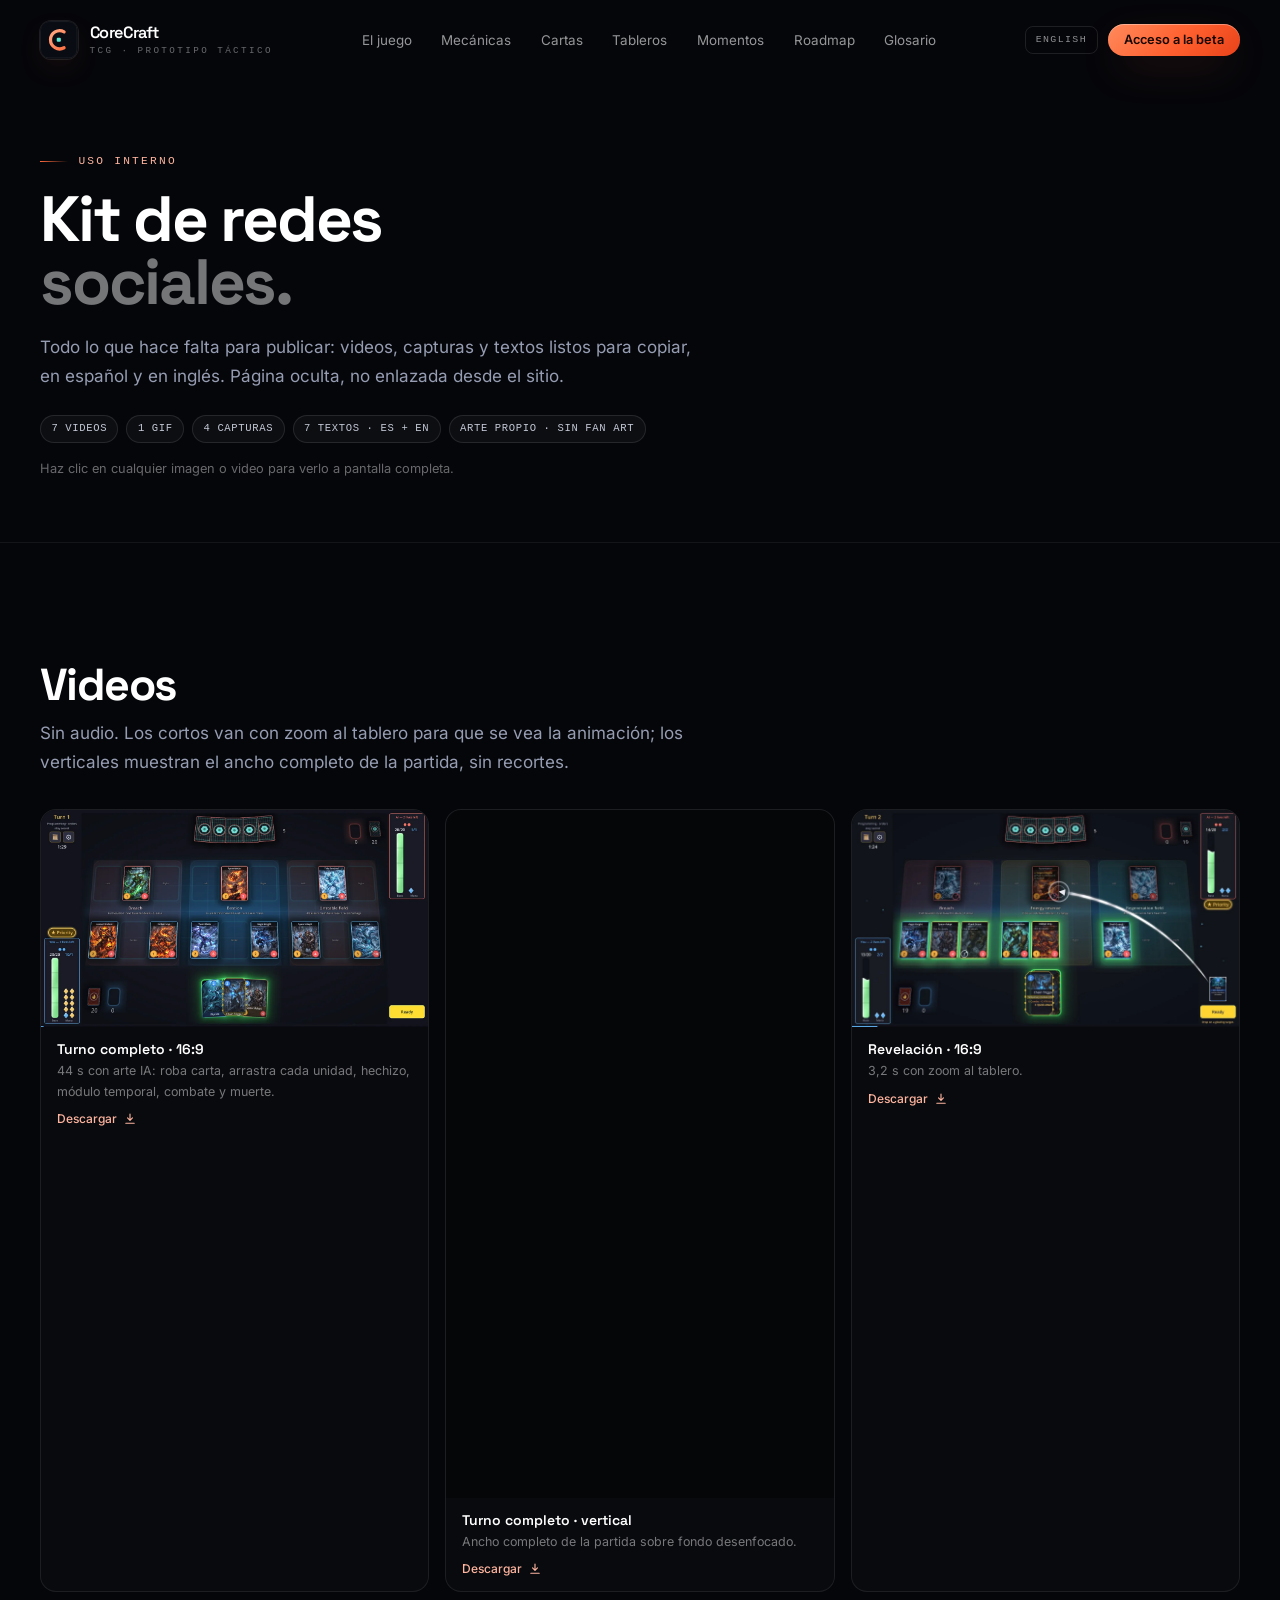
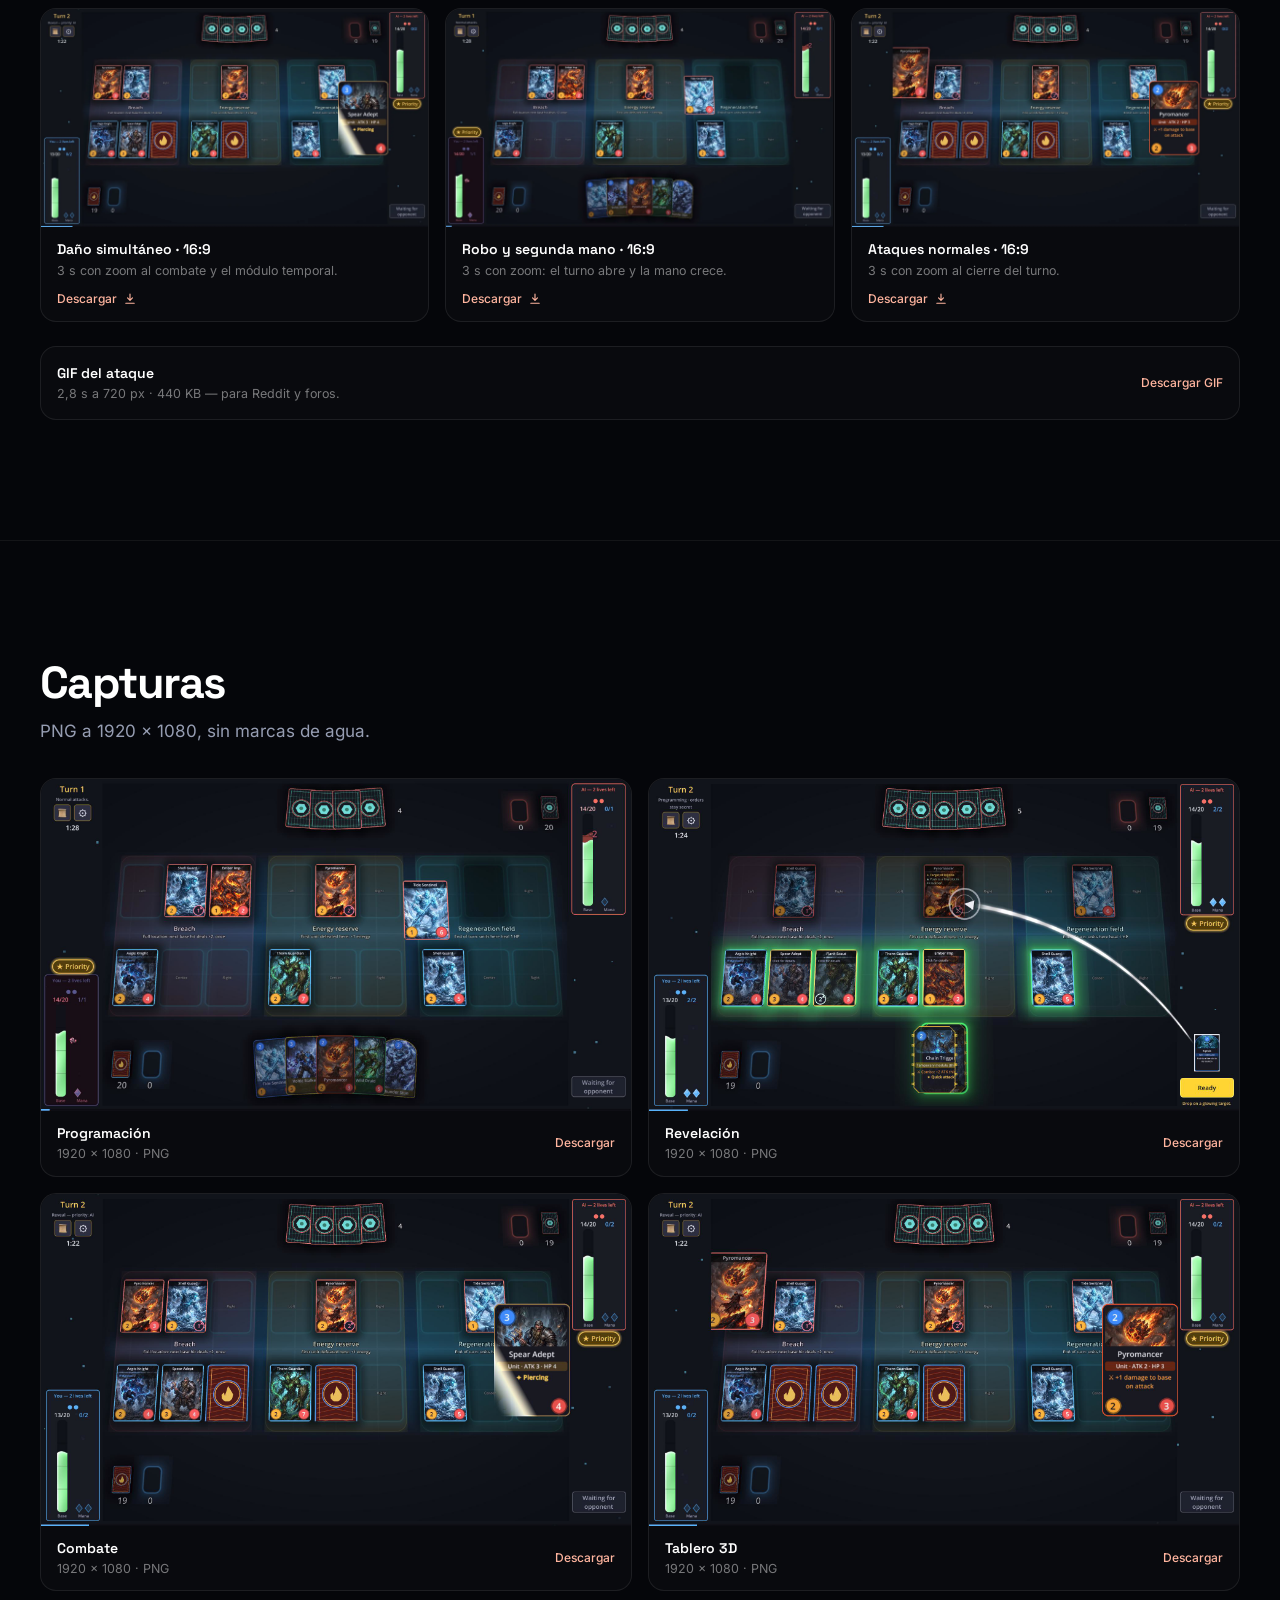
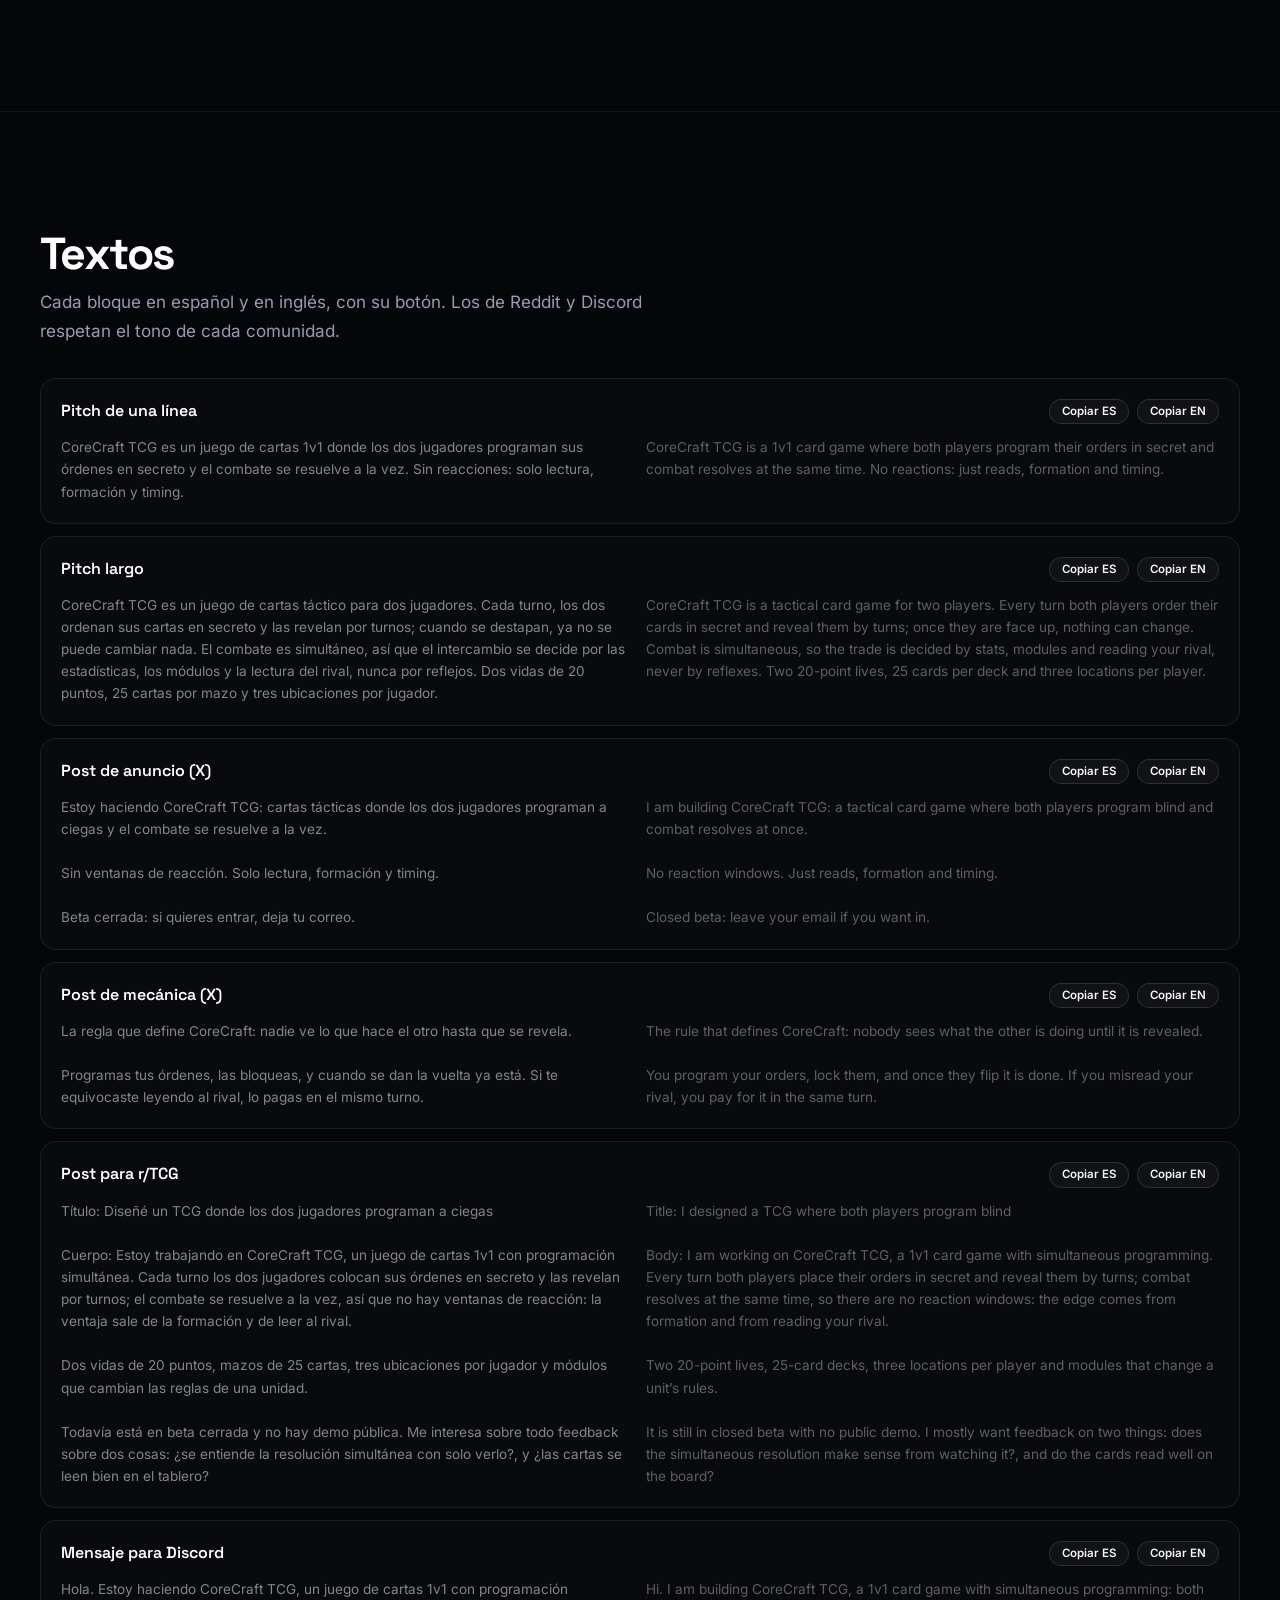
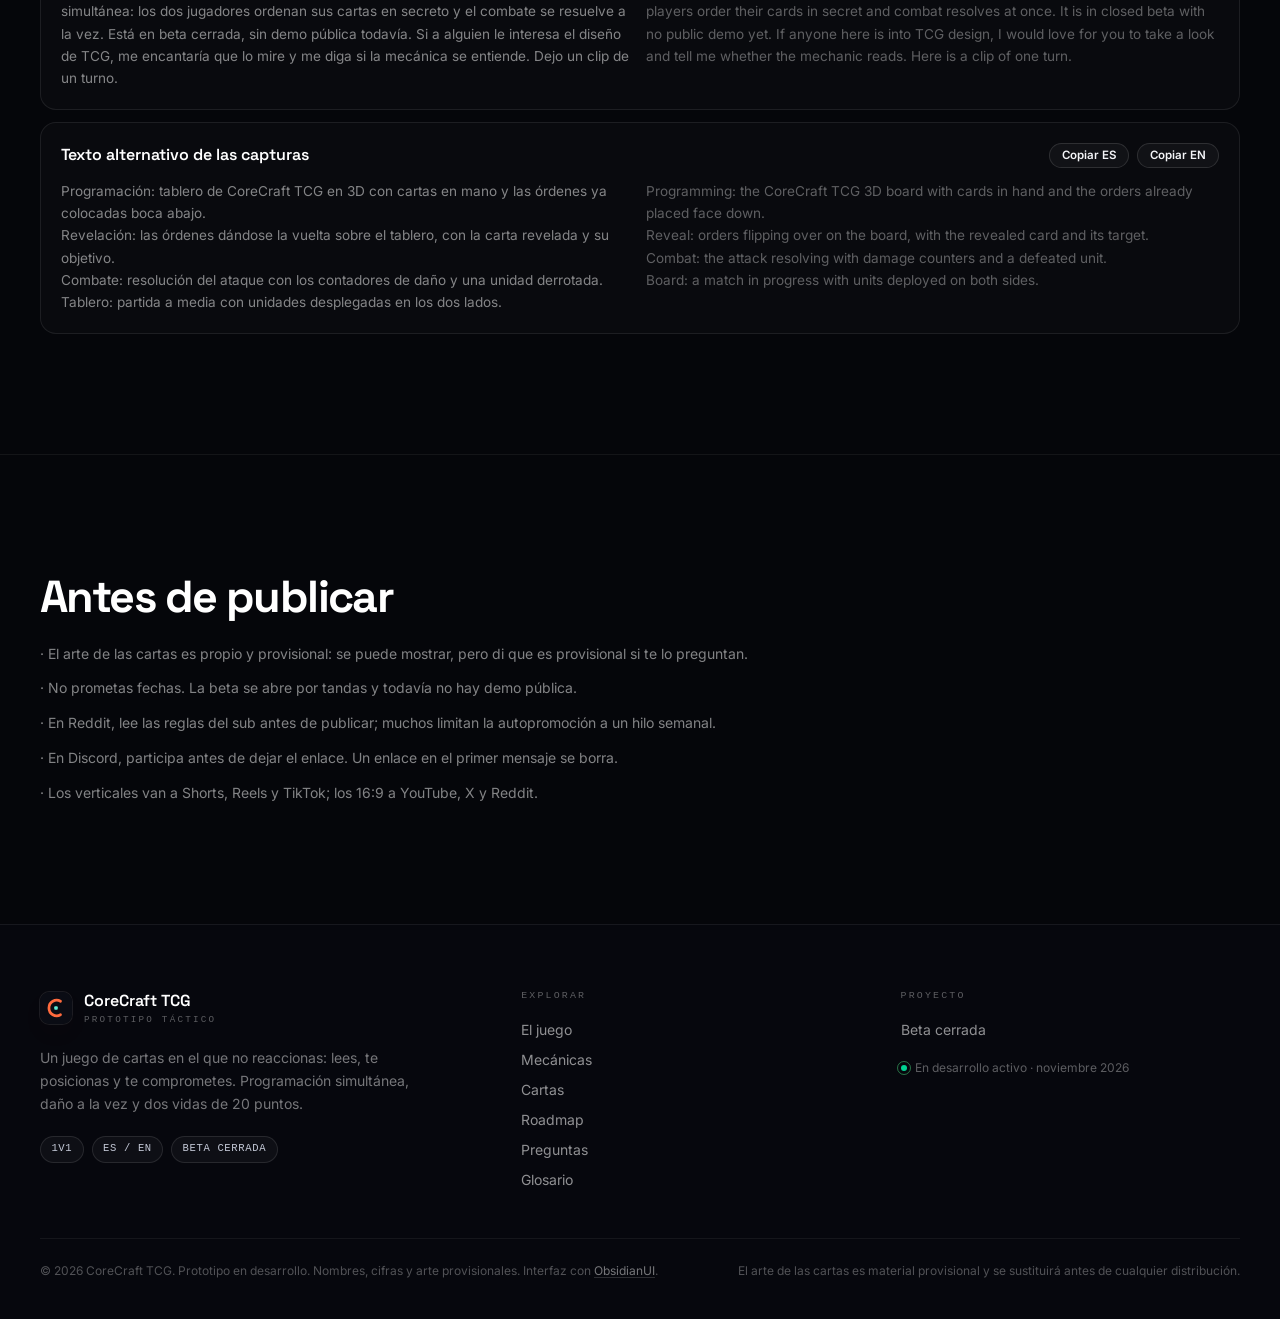
<file: core-craft/contenido-redes-sociales/index.html>
<!DOCTYPE html><html lang="es" class="dark" data-astro-cid-ju4pidww><head><meta charset="UTF-8"><meta name="viewport" content="width=device-width, initial-scale=1"><meta name="generator" content="Astro v7.4.7"><title>CoreCraft TCG — Kit de redes sociales</title><meta name="description" content="Recursos para redes: videos, capturas y textos en español e inglés."><meta name="robots" content="noindex, nofollow"><link rel="canonical" href="https://jrz-labs.com/core-craft/contenido-redes-sociales/"><link rel="icon" type="image/svg+xml" href="/core-craft/favicon.svg"><meta name="theme-color" content="#05060a"><meta name="color-scheme" content="dark"><meta property="og:type" content="website"><meta property="og:locale" content="es_ES"><meta property="og:site_name" content="CoreCraft TCG"><meta property="og:title" content="CoreCraft TCG — Kit de redes sociales"><meta property="og:description" content="Recursos para redes: videos, capturas y textos en español e inglés."><meta property="og:url" content="https://jrz-labs.com/core-craft/contenido-redes-sociales/"><meta property="og:image" content="https://jrz-labs.com/core-craft/og.jpg"><meta property="og:image:width" content="1200"><meta property="og:image:height" content="630"><meta name="twitter:card" content="summary_large_image"><meta name="twitter:title" content="CoreCraft TCG — Kit de redes sociales"><meta name="twitter:description" content="Recursos para redes: videos, capturas y textos en español e inglés."><meta name="twitter:image" content="https://jrz-labs.com/core-craft/og.jpg"><script type="application/ld+json">{"@context":"https://schema.org","@type":"VideoGame","name":"CoreCraft TCG","description":"Recursos para redes: videos, capturas y textos en español e inglés.","genre":["Trading Card Game","Strategy"],"gamePlatform":["PC","Web","Android"],"applicationCategory":"Game","operatingSystem":"Windows, macOS, Linux, Android","inLanguage":"es","playMode":["SinglePlayer","MultiPlayer"],"publisher":{"@type":"Organization","name":"CoreCraft"},"image":"https://jrz-labs.com/core-craft/og.jpg"}</script><link rel="stylesheet" href="/core-craft/_astro/copy.BKPRy5tt.css"></head><body class="bg-background text-foreground antialiased" data-astro-cid-ju4pidww><div class="scroll-progress" aria-hidden="true" data-astro-cid-ju4pidww></div><svg width="0" height="0" aria-hidden="true" style="position:absolute" data-astro-cid-ju4pidww><defs data-astro-cid-ju4pidww><linearGradient id="cc-steelblade" x1="0" y1="0" x2="1" y2="1" data-astro-cid-ju4pidww><stop offset="0" stop-color="#f2f6fb" data-astro-cid-ju4pidww></stop><stop offset=".38" stop-color="#b9c3d0" data-astro-cid-ju4pidww></stop><stop offset=".62" stop-color="#6e7885" data-astro-cid-ju4pidww></stop><stop offset="1" stop-color="#dfe7f1" data-astro-cid-ju4pidww></stop></linearGradient></defs></svg><header class="site-nav" id="site-nav" data-astro-cid-ju4pidww><div class="container-x" data-astro-cid-ju4pidww><div class="flex h-[4.5rem] items-center justify-between gap-4" data-astro-cid-ju4pidww><a href="/core-craft/#top" class="group flex items-center gap-3" aria-label="CoreCraft TCG, ir al inicio" data-astro-cid-ju4pidww><span class="logo-mark" data-astro-cid-ju4pidww><svg viewBox="0 0 64 64" aria-hidden="true" data-astro-cid-ju4pidww><defs data-astro-cid-ju4pidww><linearGradient id="logo-g" x1="12" y1="12" x2="54" y2="54" gradientUnits="userSpaceOnUse" data-astro-cid-ju4pidww><stop stop-color="#ffb38f" data-astro-cid-ju4pidww></stop><stop offset="1" stop-color="#ff5f2e" data-astro-cid-ju4pidww></stop></linearGradient></defs><rect width="64" height="64" rx="15" fill="#0a0c14" data-astro-cid-ju4pidww></rect><rect x="1" y="1" width="62" height="62" rx="14" fill="none" stroke="rgba(255,255,255,.12)" data-astro-cid-ju4pidww></rect><path d="M41 18.5a15.5 15.5 0 1 0 0 27" fill="none" stroke="url(#logo-g)" stroke-width="5.5" stroke-linecap="round" data-astro-cid-ju4pidww></path><rect x="28.5" y="28.5" width="7" height="7" rx="1.8" fill="#5eead4" data-astro-cid-ju4pidww></rect></svg></span><span class="leading-none" data-astro-cid-ju4pidww><span class="block font-display text-[1.02rem] font-semibold tracking-tight text-white" data-astro-cid-ju4pidww>CoreCraft</span><span class="mt-1 block font-mono text-[0.58rem] uppercase tracking-[0.26em] text-white/40" data-astro-cid-ju4pidww>TCG · Prototipo táctico</span></span></a><nav class="hidden items-center gap-1 lg:flex" aria-label="Principal" data-astro-cid-ju4pidww><a href="/core-craft/#juego" class="nav-link " data-astro-cid-ju4pidww>El juego</a><a href="/core-craft/#mecanicas" class="nav-link " data-astro-cid-ju4pidww>Mecánicas</a><a href="/core-craft/#cartas" class="nav-link " data-astro-cid-ju4pidww>Cartas</a><a href="/core-craft/#tableros" class="nav-link " data-astro-cid-ju4pidww>Tableros</a><a href="/core-craft/#momentos" class="nav-link " data-astro-cid-ju4pidww>Momentos</a><a href="/core-craft/#roadmap" class="nav-link " data-astro-cid-ju4pidww>Roadmap</a><a href="/core-craft/glosario" class="nav-link " data-astro-cid-ju4pidww>Glosario</a></nav><div class="hidden items-center gap-2.5 sm:flex" data-astro-cid-ju4pidww><a href="/core-craft/en/" class="shrink-0 rounded-lg border border-white/10 px-2.5 py-1.5 font-mono text-[0.62rem] uppercase tracking-[0.14em] text-white/55 transition hover:border-white/25 hover:text-white" data-astro-cid-ju4pidww>English</a><a href="/core-craft/#beta" class="btn btn-primary !px-4 !py-2.5 !text-[0.8rem]" data-astro-cid-ju4pidww>Acceso a la beta</a></div><button class="nav-burger lg:hidden" id="nav-toggle" aria-controls="mobile-menu" aria-expanded="false" aria-label="Abrir menú" data-astro-cid-ju4pidww><span data-astro-cid-ju4pidww></span><span data-astro-cid-ju4pidww></span></button></div></div><div id="mobile-menu" class="mobile-menu lg:hidden" hidden data-astro-cid-ju4pidww><nav class="container-x flex flex-col gap-1 pb-6 pt-2" aria-label="Móvil" data-astro-cid-ju4pidww><a href="/core-craft/#juego" class="mobile-link" data-astro-cid-ju4pidww>El juego</a><a href="/core-craft/#mecanicas" class="mobile-link" data-astro-cid-ju4pidww>Mecánicas</a><a href="/core-craft/#cartas" class="mobile-link" data-astro-cid-ju4pidww>Cartas</a><a href="/core-craft/#tableros" class="mobile-link" data-astro-cid-ju4pidww>Tableros</a><a href="/core-craft/#momentos" class="mobile-link" data-astro-cid-ju4pidww>Momentos</a><a href="/core-craft/#roadmap" class="mobile-link" data-astro-cid-ju4pidww>Roadmap</a><a href="/core-craft/glosario" class="mobile-link" data-astro-cid-ju4pidww>Glosario</a><a href="/core-craft/en/" class="mobile-link font-mono text-[0.72rem] uppercase tracking-[0.16em] text-white/55" data-astro-cid-ju4pidww>English</a><a href="/core-craft/#beta" class="btn btn-primary mt-3 w-full" data-astro-cid-ju4pidww>Solicitar acceso a la beta</a></nav></div></header><main id="top" data-astro-cid-ju4pidww><section class="relative overflow-hidden border-b border-white/[0.06] pt-32 pb-16 sm:pt-36"><div class="absolute inset-0 -z-10 bg-[radial-gradient(ellipse_60%_50%_at_50%_0%,rgba(255,106,61,0.08),transparent_65%)]"></div><div class="container-x"><p class="eyebrow">Uso interno</p><h1 class="display-title mt-5 max-w-3xl text-[clamp(2.2rem,6vw,4rem)] text-white">Kit de redes<br><span class="text-white/45">sociales.</span></h1><p class="lead mt-5 max-w-2xl">Todo lo que hace falta para publicar: videos, capturas y textos listos para copiar, en español y en inglés. Página oculta, no enlazada desde el sitio.</p><div class="mt-6 flex flex-wrap gap-2"><span class="chip">7 videos</span><span class="chip">1 GIF</span><span class="chip">4 capturas</span><span class="chip">7 textos · ES + EN</span><span class="chip">Arte propio · sin fan art</span></div><p class="mt-4 text-[0.8rem] text-white/40">Haz clic en cualquier imagen o video para verlo a pantalla completa.</p></div></section><section class="section"><div class="container-x"><h2 class="display-title text-[clamp(1.8rem,4vw,2.8rem)] text-white">Videos</h2><p class="lead mt-3 max-w-2xl">Sin audio. Los cortos van con zoom al tablero para que se vea la animación; los verticales muestran el ancho completo de la partida, sin recortes.</p><div class="mt-8 grid gap-4 sm:grid-cols-2 lg:grid-cols-3"><figure class="overflow-hidden rounded-2xl border border-white/[0.08] bg-white/[0.018]"><video src="/core-craft/video/turn-16x9-v4.mp4" poster="/core-craft/screenshots/boards-ia/classic_partida.webp" data-lb="kit-videos" data-lb-type="video" data-lb-src="/core-craft/video/turn-16x9-v4.mp4" autoplay muted loop playsinline preload="metadata" class="block w-full bg-black/40 object-cover aspect-video"></video><figcaption class="px-4 py-3"><div class="font-display text-sm font-semibold text-white">Turno completo · 16:9</div><p class="mt-0.5 text-[0.78rem] leading-relaxed text-white/45">44 s con arte IA: roba carta, arrastra cada unidad, hechizo, módulo temporal, combate y muerte.</p><a href="/core-craft/video/turn-16x9-v4.mp4" download class="mt-2 inline-flex items-center gap-1.5 text-[0.75rem] font-medium text-[#ffb59f] transition hover:text-white">Descargar<svg class="h-3.5 w-3.5" viewBox="0 0 20 20" fill="none" aria-hidden="true"><path d="M10 3v9m0 0 3.5-3.5M10 12 6.5 8.5M4 16h12" stroke="currentColor" stroke-width="1.6" stroke-linecap="round" stroke-linejoin="round"></path></svg></a></figcaption></figure><figure class="overflow-hidden rounded-2xl border border-white/[0.08] bg-white/[0.018]"><video src="/core-craft/video/turn-9x16-v4.mp4" data-lb="kit-videos" data-lb-type="video" data-lb-src="/core-craft/video/turn-9x16-v4.mp4" autoplay muted loop playsinline preload="metadata" class="block w-full bg-black/40 object-cover aspect-[9/16]"></video><figcaption class="px-4 py-3"><div class="font-display text-sm font-semibold text-white">Turno completo · vertical</div><p class="mt-0.5 text-[0.78rem] leading-relaxed text-white/45">Ancho completo de la partida sobre fondo desenfocado.</p><a href="/core-craft/video/turn-9x16-v4.mp4" download class="mt-2 inline-flex items-center gap-1.5 text-[0.75rem] font-medium text-[#ffb59f] transition hover:text-white">Descargar<svg class="h-3.5 w-3.5" viewBox="0 0 20 20" fill="none" aria-hidden="true"><path d="M10 3v9m0 0 3.5-3.5M10 12 6.5 8.5M4 16h12" stroke="currentColor" stroke-width="1.6" stroke-linecap="round" stroke-linejoin="round"></path></svg></a></figcaption></figure><figure class="overflow-hidden rounded-2xl border border-white/[0.08] bg-white/[0.018]"><video src="/core-craft/video/moment-reveal-v4.mp4" poster="/core-craft/screenshots/reveal-ia.webp" data-lb="kit-videos" data-lb-type="video" data-lb-src="/core-craft/video/moment-reveal-v4.mp4" autoplay muted loop playsinline preload="metadata" class="block w-full bg-black/40 object-cover aspect-video"></video><figcaption class="px-4 py-3"><div class="font-display text-sm font-semibold text-white">Revelación · 16:9</div><p class="mt-0.5 text-[0.78rem] leading-relaxed text-white/45">3,2 s con zoom al tablero.</p><a href="/core-craft/video/moment-reveal-v4.mp4" download class="mt-2 inline-flex items-center gap-1.5 text-[0.75rem] font-medium text-[#ffb59f] transition hover:text-white">Descargar<svg class="h-3.5 w-3.5" viewBox="0 0 20 20" fill="none" aria-hidden="true"><path d="M10 3v9m0 0 3.5-3.5M10 12 6.5 8.5M4 16h12" stroke="currentColor" stroke-width="1.6" stroke-linecap="round" stroke-linejoin="round"></path></svg></a></figcaption></figure><figure class="overflow-hidden rounded-2xl border border-white/[0.08] bg-white/[0.018]"><video src="/core-craft/video/moment-attack-v4.mp4" poster="/core-craft/screenshots/combat-ia.webp" data-lb="kit-videos" data-lb-type="video" data-lb-src="/core-craft/video/moment-attack-v4.mp4" autoplay muted loop playsinline preload="metadata" class="block w-full bg-black/40 object-cover aspect-video"></video><figcaption class="px-4 py-3"><div class="font-display text-sm font-semibold text-white">Daño simultáneo · 16:9</div><p class="mt-0.5 text-[0.78rem] leading-relaxed text-white/45">3 s con zoom al combate y el módulo temporal.</p><a href="/core-craft/video/moment-attack-v4.mp4" download class="mt-2 inline-flex items-center gap-1.5 text-[0.75rem] font-medium text-[#ffb59f] transition hover:text-white">Descargar<svg class="h-3.5 w-3.5" viewBox="0 0 20 20" fill="none" aria-hidden="true"><path d="M10 3v9m0 0 3.5-3.5M10 12 6.5 8.5M4 16h12" stroke="currentColor" stroke-width="1.6" stroke-linecap="round" stroke-linejoin="round"></path></svg></a></figcaption></figure><figure class="overflow-hidden rounded-2xl border border-white/[0.08] bg-white/[0.018]"><video src="/core-craft/video/moment-turn2-v4.mp4" poster="/core-craft/screenshots/programming-ia.webp" data-lb="kit-videos" data-lb-type="video" data-lb-src="/core-craft/video/moment-turn2-v4.mp4" autoplay muted loop playsinline preload="metadata" class="block w-full bg-black/40 object-cover aspect-video"></video><figcaption class="px-4 py-3"><div class="font-display text-sm font-semibold text-white">Robo y segunda mano · 16:9</div><p class="mt-0.5 text-[0.78rem] leading-relaxed text-white/45">3 s con zoom: el turno abre y la mano crece.</p><a href="/core-craft/video/moment-turn2-v4.mp4" download class="mt-2 inline-flex items-center gap-1.5 text-[0.75rem] font-medium text-[#ffb59f] transition hover:text-white">Descargar<svg class="h-3.5 w-3.5" viewBox="0 0 20 20" fill="none" aria-hidden="true"><path d="M10 3v9m0 0 3.5-3.5M10 12 6.5 8.5M4 16h12" stroke="currentColor" stroke-width="1.6" stroke-linecap="round" stroke-linejoin="round"></path></svg></a></figcaption></figure><figure class="overflow-hidden rounded-2xl border border-white/[0.08] bg-white/[0.018]"><video src="/core-craft/video/moment-normal-v4.mp4" poster="/core-craft/screenshots/board-ia.webp" data-lb="kit-videos" data-lb-type="video" data-lb-src="/core-craft/video/moment-normal-v4.mp4" autoplay muted loop playsinline preload="metadata" class="block w-full bg-black/40 object-cover aspect-video"></video><figcaption class="px-4 py-3"><div class="font-display text-sm font-semibold text-white">Ataques normales · 16:9</div><p class="mt-0.5 text-[0.78rem] leading-relaxed text-white/45">3 s con zoom al cierre del turno.</p><a href="/core-craft/video/moment-normal-v4.mp4" download class="mt-2 inline-flex items-center gap-1.5 text-[0.75rem] font-medium text-[#ffb59f] transition hover:text-white">Descargar<svg class="h-3.5 w-3.5" viewBox="0 0 20 20" fill="none" aria-hidden="true"><path d="M10 3v9m0 0 3.5-3.5M10 12 6.5 8.5M4 16h12" stroke="currentColor" stroke-width="1.6" stroke-linecap="round" stroke-linejoin="round"></path></svg></a></figcaption></figure></div><div class="mt-6 flex flex-col gap-3 rounded-2xl border border-white/[0.08] bg-white/[0.018] p-4 sm:flex-row sm:items-center sm:justify-between"><div><div class="font-display text-sm font-semibold text-white">GIF del ataque</div><p class="mt-0.5 text-[0.78rem] text-white/45">2,8 s a 720 px · 440 KB — para Reddit y foros.</p></div><a href="/core-craft/video/attack.gif" download class="text-[0.75rem] font-medium text-[#ffb59f] transition hover:text-white">Descargar GIF</a></div></div></section><section class="section border-t border-white/[0.06]"><div class="container-x"><h2 class="display-title text-[clamp(1.8rem,4vw,2.8rem)] text-white">Capturas</h2><p class="lead mt-3 max-w-2xl">PNG a 1920 × 1080, sin marcas de agua.</p><div class="mt-8 grid gap-4 sm:grid-cols-2"><figure class="overflow-hidden rounded-2xl border border-white/[0.08] bg-white/[0.018]"><a href="/core-craft/press/programacion.png" download class="block"><img src="/core-craft/press/programacion.png" alt="Programación" loading="lazy" data-lb="kit-stills" data-lb-src="/core-craft/press/programacion.png" data-lb-alt="Programación" class="block w-full cursor-zoom-in"></a><figcaption class="flex items-center justify-between px-4 py-3"><div><div class="font-display text-sm font-semibold text-white">Programación</div><p class="mt-0.5 text-[0.78rem] text-white/45">1920 × 1080 · PNG</p></div><a href="/core-craft/press/programacion.png" download class="text-[0.75rem] font-medium text-[#ffb59f] transition hover:text-white">Descargar</a></figcaption></figure><figure class="overflow-hidden rounded-2xl border border-white/[0.08] bg-white/[0.018]"><a href="/core-craft/press/revelacion.png" download class="block"><img src="/core-craft/press/revelacion.png" alt="Revelación" loading="lazy" data-lb="kit-stills" data-lb-src="/core-craft/press/revelacion.png" data-lb-alt="Revelación" class="block w-full cursor-zoom-in"></a><figcaption class="flex items-center justify-between px-4 py-3"><div><div class="font-display text-sm font-semibold text-white">Revelación</div><p class="mt-0.5 text-[0.78rem] text-white/45">1920 × 1080 · PNG</p></div><a href="/core-craft/press/revelacion.png" download class="text-[0.75rem] font-medium text-[#ffb59f] transition hover:text-white">Descargar</a></figcaption></figure><figure class="overflow-hidden rounded-2xl border border-white/[0.08] bg-white/[0.018]"><a href="/core-craft/press/combate.png" download class="block"><img src="/core-craft/press/combate.png" alt="Combate" loading="lazy" data-lb="kit-stills" data-lb-src="/core-craft/press/combate.png" data-lb-alt="Combate" class="block w-full cursor-zoom-in"></a><figcaption class="flex items-center justify-between px-4 py-3"><div><div class="font-display text-sm font-semibold text-white">Combate</div><p class="mt-0.5 text-[0.78rem] text-white/45">1920 × 1080 · PNG</p></div><a href="/core-craft/press/combate.png" download class="text-[0.75rem] font-medium text-[#ffb59f] transition hover:text-white">Descargar</a></figcaption></figure><figure class="overflow-hidden rounded-2xl border border-white/[0.08] bg-white/[0.018]"><a href="/core-craft/press/tablero.png" download class="block"><img src="/core-craft/press/tablero.png" alt="Tablero 3D" loading="lazy" data-lb="kit-stills" data-lb-src="/core-craft/press/tablero.png" data-lb-alt="Tablero 3D" class="block w-full cursor-zoom-in"></a><figcaption class="flex items-center justify-between px-4 py-3"><div><div class="font-display text-sm font-semibold text-white">Tablero 3D</div><p class="mt-0.5 text-[0.78rem] text-white/45">1920 × 1080 · PNG</p></div><a href="/core-craft/press/tablero.png" download class="text-[0.75rem] font-medium text-[#ffb59f] transition hover:text-white">Descargar</a></figcaption></figure></div></div></section><section class="section border-t border-white/[0.06]"><div class="container-x"><h2 class="display-title text-[clamp(1.8rem,4vw,2.8rem)] text-white">Textos</h2><p class="lead mt-3 max-w-2xl">Cada bloque en español y en inglés, con su botón. Los de Reddit y Discord respetan el tono de cada comunidad.</p><div class="mt-8 grid gap-3"><article class="rounded-2xl border border-white/[0.08] bg-white/[0.018] p-5"><div class="flex items-start justify-between gap-4"><h3 class="font-display text-base font-semibold text-white">Pitch de una línea</h3><div class="flex shrink-0 gap-2"><button type="button" class="btn btn-ghost !px-3 !py-1.5 !text-[0.72rem]" data-copy="CoreCraft TCG es un juego de cartas 1v1 donde los dos jugadores programan sus órdenes en secreto y el combate se resuelve a la vez. Sin reacciones: solo lectura, formación y timing." data-label="ES">Copiar ES</button><button type="button" class="btn btn-ghost !px-3 !py-1.5 !text-[0.72rem]" data-copy="CoreCraft TCG is a 1v1 card game where both players program their orders in secret and combat resolves at the same time. No reactions: just reads, formation and timing." data-label="EN">Copiar EN</button></div></div><div class="mt-3 grid gap-3 lg:grid-cols-2"><p class="whitespace-pre-line text-[0.85rem] leading-relaxed text-white/50">CoreCraft TCG es un juego de cartas 1v1 donde los dos jugadores programan sus órdenes en secreto y el combate se resuelve a la vez. Sin reacciones: solo lectura, formación y timing.</p><p class="whitespace-pre-line text-[0.85rem] leading-relaxed text-white/35">CoreCraft TCG is a 1v1 card game where both players program their orders in secret and combat resolves at the same time. No reactions: just reads, formation and timing.</p></div></article><article class="rounded-2xl border border-white/[0.08] bg-white/[0.018] p-5"><div class="flex items-start justify-between gap-4"><h3 class="font-display text-base font-semibold text-white">Pitch largo</h3><div class="flex shrink-0 gap-2"><button type="button" class="btn btn-ghost !px-3 !py-1.5 !text-[0.72rem]" data-copy="CoreCraft TCG es un juego de cartas táctico para dos jugadores. Cada turno, los dos ordenan sus cartas en secreto y las revelan por turnos; cuando se destapan, ya no se puede cambiar nada. El combate es simultáneo, así que el intercambio se decide por las estadísticas, los módulos y la lectura del rival, nunca por reflejos. Dos vidas de 20 puntos, 25 cartas por mazo y tres ubicaciones por jugador." data-label="ES">Copiar ES</button><button type="button" class="btn btn-ghost !px-3 !py-1.5 !text-[0.72rem]" data-copy="CoreCraft TCG is a tactical card game for two players. Every turn both players order their cards in secret and reveal them by turns; once they are face up, nothing can change. Combat is simultaneous, so the trade is decided by stats, modules and reading your rival, never by reflexes. Two 20-point lives, 25 cards per deck and three locations per player." data-label="EN">Copiar EN</button></div></div><div class="mt-3 grid gap-3 lg:grid-cols-2"><p class="whitespace-pre-line text-[0.85rem] leading-relaxed text-white/50">CoreCraft TCG es un juego de cartas táctico para dos jugadores. Cada turno, los dos ordenan sus cartas en secreto y las revelan por turnos; cuando se destapan, ya no se puede cambiar nada. El combate es simultáneo, así que el intercambio se decide por las estadísticas, los módulos y la lectura del rival, nunca por reflejos. Dos vidas de 20 puntos, 25 cartas por mazo y tres ubicaciones por jugador.</p><p class="whitespace-pre-line text-[0.85rem] leading-relaxed text-white/35">CoreCraft TCG is a tactical card game for two players. Every turn both players order their cards in secret and reveal them by turns; once they are face up, nothing can change. Combat is simultaneous, so the trade is decided by stats, modules and reading your rival, never by reflexes. Two 20-point lives, 25 cards per deck and three locations per player.</p></div></article><article class="rounded-2xl border border-white/[0.08] bg-white/[0.018] p-5"><div class="flex items-start justify-between gap-4"><h3 class="font-display text-base font-semibold text-white">Post de anuncio (X)</h3><div class="flex shrink-0 gap-2"><button type="button" class="btn btn-ghost !px-3 !py-1.5 !text-[0.72rem]" data-copy="Estoy haciendo CoreCraft TCG: cartas tácticas donde los dos jugadores programan a ciegas y el combate se resuelve a la vez.

Sin ventanas de reacción. Solo lectura, formación y timing.

Beta cerrada: si quieres entrar, deja tu correo." data-label="ES">Copiar ES</button><button type="button" class="btn btn-ghost !px-3 !py-1.5 !text-[0.72rem]" data-copy="I am building CoreCraft TCG: a tactical card game where both players program blind and combat resolves at once.

No reaction windows. Just reads, formation and timing.

Closed beta: leave your email if you want in." data-label="EN">Copiar EN</button></div></div><div class="mt-3 grid gap-3 lg:grid-cols-2"><p class="whitespace-pre-line text-[0.85rem] leading-relaxed text-white/50">Estoy haciendo CoreCraft TCG: cartas tácticas donde los dos jugadores programan a ciegas y el combate se resuelve a la vez.

Sin ventanas de reacción. Solo lectura, formación y timing.

Beta cerrada: si quieres entrar, deja tu correo.</p><p class="whitespace-pre-line text-[0.85rem] leading-relaxed text-white/35">I am building CoreCraft TCG: a tactical card game where both players program blind and combat resolves at once.

No reaction windows. Just reads, formation and timing.

Closed beta: leave your email if you want in.</p></div></article><article class="rounded-2xl border border-white/[0.08] bg-white/[0.018] p-5"><div class="flex items-start justify-between gap-4"><h3 class="font-display text-base font-semibold text-white">Post de mecánica (X)</h3><div class="flex shrink-0 gap-2"><button type="button" class="btn btn-ghost !px-3 !py-1.5 !text-[0.72rem]" data-copy="La regla que define CoreCraft: nadie ve lo que hace el otro hasta que se revela.

Programas tus órdenes, las bloqueas, y cuando se dan la vuelta ya está. Si te equivocaste leyendo al rival, lo pagas en el mismo turno." data-label="ES">Copiar ES</button><button type="button" class="btn btn-ghost !px-3 !py-1.5 !text-[0.72rem]" data-copy="The rule that defines CoreCraft: nobody sees what the other is doing until it is revealed.

You program your orders, lock them, and once they flip it is done. If you misread your rival, you pay for it in the same turn." data-label="EN">Copiar EN</button></div></div><div class="mt-3 grid gap-3 lg:grid-cols-2"><p class="whitespace-pre-line text-[0.85rem] leading-relaxed text-white/50">La regla que define CoreCraft: nadie ve lo que hace el otro hasta que se revela.

Programas tus órdenes, las bloqueas, y cuando se dan la vuelta ya está. Si te equivocaste leyendo al rival, lo pagas en el mismo turno.</p><p class="whitespace-pre-line text-[0.85rem] leading-relaxed text-white/35">The rule that defines CoreCraft: nobody sees what the other is doing until it is revealed.

You program your orders, lock them, and once they flip it is done. If you misread your rival, you pay for it in the same turn.</p></div></article><article class="rounded-2xl border border-white/[0.08] bg-white/[0.018] p-5"><div class="flex items-start justify-between gap-4"><h3 class="font-display text-base font-semibold text-white">Post para r/TCG</h3><div class="flex shrink-0 gap-2"><button type="button" class="btn btn-ghost !px-3 !py-1.5 !text-[0.72rem]" data-copy="Título: Diseñé un TCG donde los dos jugadores programan a ciegas

Cuerpo: Estoy trabajando en CoreCraft TCG, un juego de cartas 1v1 con programación simultánea. Cada turno los dos jugadores colocan sus órdenes en secreto y las revelan por turnos; el combate se resuelve a la vez, así que no hay ventanas de reacción: la ventaja sale de la formación y de leer al rival.

Dos vidas de 20 puntos, mazos de 25 cartas, tres ubicaciones por jugador y módulos que cambian las reglas de una unidad.

Todavía está en beta cerrada y no hay demo pública. Me interesa sobre todo feedback sobre dos cosas: ¿se entiende la resolución simultánea con solo verlo?, y ¿las cartas se leen bien en el tablero?" data-label="ES">Copiar ES</button><button type="button" class="btn btn-ghost !px-3 !py-1.5 !text-[0.72rem]" data-copy="Title: I designed a TCG where both players program blind

Body: I am working on CoreCraft TCG, a 1v1 card game with simultaneous programming. Every turn both players place their orders in secret and reveal them by turns; combat resolves at the same time, so there are no reaction windows: the edge comes from formation and from reading your rival.

Two 20-point lives, 25-card decks, three locations per player and modules that change a unit’s rules.

It is still in closed beta with no public demo. I mostly want feedback on two things: does the simultaneous resolution make sense from watching it?, and do the cards read well on the board?" data-label="EN">Copiar EN</button></div></div><div class="mt-3 grid gap-3 lg:grid-cols-2"><p class="whitespace-pre-line text-[0.85rem] leading-relaxed text-white/50">Título: Diseñé un TCG donde los dos jugadores programan a ciegas

Cuerpo: Estoy trabajando en CoreCraft TCG, un juego de cartas 1v1 con programación simultánea. Cada turno los dos jugadores colocan sus órdenes en secreto y las revelan por turnos; el combate se resuelve a la vez, así que no hay ventanas de reacción: la ventaja sale de la formación y de leer al rival.

Dos vidas de 20 puntos, mazos de 25 cartas, tres ubicaciones por jugador y módulos que cambian las reglas de una unidad.

Todavía está en beta cerrada y no hay demo pública. Me interesa sobre todo feedback sobre dos cosas: ¿se entiende la resolución simultánea con solo verlo?, y ¿las cartas se leen bien en el tablero?</p><p class="whitespace-pre-line text-[0.85rem] leading-relaxed text-white/35">Title: I designed a TCG where both players program blind

Body: I am working on CoreCraft TCG, a 1v1 card game with simultaneous programming. Every turn both players place their orders in secret and reveal them by turns; combat resolves at the same time, so there are no reaction windows: the edge comes from formation and from reading your rival.

Two 20-point lives, 25-card decks, three locations per player and modules that change a unit’s rules.

It is still in closed beta with no public demo. I mostly want feedback on two things: does the simultaneous resolution make sense from watching it?, and do the cards read well on the board?</p></div></article><article class="rounded-2xl border border-white/[0.08] bg-white/[0.018] p-5"><div class="flex items-start justify-between gap-4"><h3 class="font-display text-base font-semibold text-white">Mensaje para Discord</h3><div class="flex shrink-0 gap-2"><button type="button" class="btn btn-ghost !px-3 !py-1.5 !text-[0.72rem]" data-copy="Hola. Estoy haciendo CoreCraft TCG, un juego de cartas 1v1 con programación simultánea: los dos jugadores ordenan sus cartas en secreto y el combate se resuelve a la vez. Está en beta cerrada, sin demo pública todavía. Si a alguien le interesa el diseño de TCG, me encantaría que lo mire y me diga si la mecánica se entiende. Dejo un clip de un turno." data-label="ES">Copiar ES</button><button type="button" class="btn btn-ghost !px-3 !py-1.5 !text-[0.72rem]" data-copy="Hi. I am building CoreCraft TCG, a 1v1 card game with simultaneous programming: both players order their cards in secret and combat resolves at once. It is in closed beta with no public demo yet. If anyone here is into TCG design, I would love for you to take a look and tell me whether the mechanic reads. Here is a clip of one turn." data-label="EN">Copiar EN</button></div></div><div class="mt-3 grid gap-3 lg:grid-cols-2"><p class="whitespace-pre-line text-[0.85rem] leading-relaxed text-white/50">Hola. Estoy haciendo CoreCraft TCG, un juego de cartas 1v1 con programación simultánea: los dos jugadores ordenan sus cartas en secreto y el combate se resuelve a la vez. Está en beta cerrada, sin demo pública todavía. Si a alguien le interesa el diseño de TCG, me encantaría que lo mire y me diga si la mecánica se entiende. Dejo un clip de un turno.</p><p class="whitespace-pre-line text-[0.85rem] leading-relaxed text-white/35">Hi. I am building CoreCraft TCG, a 1v1 card game with simultaneous programming: both players order their cards in secret and combat resolves at once. It is in closed beta with no public demo yet. If anyone here is into TCG design, I would love for you to take a look and tell me whether the mechanic reads. Here is a clip of one turn.</p></div></article><article class="rounded-2xl border border-white/[0.08] bg-white/[0.018] p-5"><div class="flex items-start justify-between gap-4"><h3 class="font-display text-base font-semibold text-white">Texto alternativo de las capturas</h3><div class="flex shrink-0 gap-2"><button type="button" class="btn btn-ghost !px-3 !py-1.5 !text-[0.72rem]" data-copy="Programación: tablero de CoreCraft TCG en 3D con cartas en mano y las órdenes ya colocadas boca abajo.
Revelación: las órdenes dándose la vuelta sobre el tablero, con la carta revelada y su objetivo.
Combate: resolución del ataque con los contadores de daño y una unidad derrotada.
Tablero: partida a media con unidades desplegadas en los dos lados." data-label="ES">Copiar ES</button><button type="button" class="btn btn-ghost !px-3 !py-1.5 !text-[0.72rem]" data-copy="Programming: the CoreCraft TCG 3D board with cards in hand and the orders already placed face down.
Reveal: orders flipping over on the board, with the revealed card and its target.
Combat: the attack resolving with damage counters and a defeated unit.
Board: a match in progress with units deployed on both sides." data-label="EN">Copiar EN</button></div></div><div class="mt-3 grid gap-3 lg:grid-cols-2"><p class="whitespace-pre-line text-[0.85rem] leading-relaxed text-white/50">Programación: tablero de CoreCraft TCG en 3D con cartas en mano y las órdenes ya colocadas boca abajo.
Revelación: las órdenes dándose la vuelta sobre el tablero, con la carta revelada y su objetivo.
Combate: resolución del ataque con los contadores de daño y una unidad derrotada.
Tablero: partida a media con unidades desplegadas en los dos lados.</p><p class="whitespace-pre-line text-[0.85rem] leading-relaxed text-white/35">Programming: the CoreCraft TCG 3D board with cards in hand and the orders already placed face down.
Reveal: orders flipping over on the board, with the revealed card and its target.
Combat: the attack resolving with damage counters and a defeated unit.
Board: a match in progress with units deployed on both sides.</p></div></article></div></div></section><section class="section border-t border-white/[0.06]"><div class="container-x"><h2 class="display-title text-[clamp(1.8rem,4vw,2.8rem)] text-white">Antes de publicar</h2><ul class="mt-6 max-w-3xl space-y-3 text-sm leading-relaxed text-white/50"><li>· El arte de las cartas es propio y provisional: se puede mostrar, pero di que es provisional si te lo preguntan.</li><li>· No prometas fechas. La beta se abre por tandas y todavía no hay demo pública.</li><li>· En Reddit, lee las reglas del sub antes de publicar; muchos limitan la autopromoción a un hilo semanal.</li><li>· En Discord, participa antes de dejar el enlace. Un enlace en el primer mensaje se borra.</li><li>· Los verticales van a Shorts, Reels y TikTok; los 16:9 a YouTube, X y Reddit.</li></ul></div></section></main><footer class="relative border-t border-white/[0.07] bg-[#06070d] pb-10 pt-16" data-astro-cid-ju4pidww><div class="container-x" data-astro-cid-ju4pidww><div class="grid gap-10 md:grid-cols-[1.3fr_1fr_1fr]" data-astro-cid-ju4pidww><div data-astro-cid-ju4pidww><div class="flex items-center gap-3" data-astro-cid-ju4pidww><span class="logo-mark logo-mark-sm" data-astro-cid-ju4pidww><svg viewBox="0 0 64 64" aria-hidden="true" data-astro-cid-ju4pidww><rect width="64" height="64" rx="15" fill="#0a0c14" data-astro-cid-ju4pidww></rect><path d="M41 18.5a15.5 15.5 0 1 0 0 27" fill="none" stroke="#ff6a3d" stroke-width="5.5" stroke-linecap="round" data-astro-cid-ju4pidww></path><rect x="28.5" y="28.5" width="7" height="7" rx="1.8" fill="#5eead4" data-astro-cid-ju4pidww></rect></svg></span><div data-astro-cid-ju4pidww><div class="font-display text-base font-semibold text-white" data-astro-cid-ju4pidww>CoreCraft TCG</div><div class="font-mono text-[0.58rem] uppercase tracking-[0.24em] text-white/35" data-astro-cid-ju4pidww>Prototipo táctico</div></div></div><p class="mt-5 max-w-sm text-sm leading-relaxed text-white/45" data-astro-cid-ju4pidww>Un juego de cartas en el que no reaccionas: lees, te posicionas y te comprometes. Programación simultánea, daño a la vez y dos vidas de 20 puntos.</p><div class="mt-5 flex flex-wrap gap-2" data-astro-cid-ju4pidww><span class="chip" data-astro-cid-ju4pidww>1v1</span><span class="chip" data-astro-cid-ju4pidww>ES / EN</span><span class="chip" data-astro-cid-ju4pidww>Beta cerrada</span></div></div><div data-astro-cid-ju4pidww><div class="font-mono text-[0.62rem] uppercase tracking-[0.22em] text-white/35" data-astro-cid-ju4pidww>Explorar</div><ul class="mt-4 space-y-2.5 text-sm text-white/55" data-astro-cid-ju4pidww><li data-astro-cid-ju4pidww><a class="footer-link" href="/core-craft/#juego" data-astro-cid-ju4pidww>El juego</a></li><li data-astro-cid-ju4pidww><a class="footer-link" href="/core-craft/#mecanicas" data-astro-cid-ju4pidww>Mecánicas</a></li><li data-astro-cid-ju4pidww><a class="footer-link" href="/core-craft/#cartas" data-astro-cid-ju4pidww>Cartas</a></li><li data-astro-cid-ju4pidww><a class="footer-link" href="/core-craft/#roadmap" data-astro-cid-ju4pidww>Roadmap</a></li><li data-astro-cid-ju4pidww><a class="footer-link" href="/core-craft/#faq" data-astro-cid-ju4pidww>Preguntas</a></li><li data-astro-cid-ju4pidww><a class="footer-link" href="/core-craft/glosario" data-astro-cid-ju4pidww>Glosario</a></li></ul></div><div data-astro-cid-ju4pidww><div class="font-mono text-[0.62rem] uppercase tracking-[0.22em] text-white/35" data-astro-cid-ju4pidww>Proyecto</div><ul class="mt-4 space-y-2.5 text-sm text-white/55" data-astro-cid-ju4pidww><li data-astro-cid-ju4pidww><a class="footer-link" href="/core-craft/#beta" data-astro-cid-ju4pidww>Beta cerrada</a></li></ul><div class="mt-5 flex items-center gap-2 text-xs text-white/35" data-astro-cid-ju4pidww><span class="pulse-dot inline-block h-1.5 w-1.5 rounded-full bg-emerald-400" data-astro-cid-ju4pidww></span>En desarrollo activo · noviembre 2026</div></div></div><div class="mt-12 flex flex-col gap-4 border-t border-white/[0.06] pt-6 text-xs text-white/30 sm:flex-row sm:items-center sm:justify-between" data-astro-cid-ju4pidww><p data-astro-cid-ju4pidww>© 2026 CoreCraft TCG. Prototipo en desarrollo. Nombres, cifras y arte provisionales. Interfaz con <a href="https://www.obsidianui.dev/" target="_blank" rel="noreferrer" class="text-white/45 underline decoration-white/15 underline-offset-2 transition hover:text-white/75" data-astro-cid-ju4pidww>ObsidianUI</a>.</p><p class="max-w-xl sm:text-right" data-astro-cid-ju4pidww>El arte de las cartas es material provisional y se sustituirá antes de cualquier distribución.</p></div></div></footer><script type="module">var e=document.getElementById(`site-nav`),t=document.querySelector(`.scroll-progress`),n=document.getElementById(`nav-toggle`),r=document.getElementById(`mobile-menu`),i=()=>{let n=window.scrollY;e?.classList.toggle(`is-scrolled`,n>24);let r=document.documentElement.scrollHeight-window.innerHeight;t&&(t.style.transform=`scaleX(${r>0?Math.min(1,n/r):0})`)};i(),window.addEventListener(`scroll`,i,{passive:!0});var a=()=>{r&&n&&(r.hidden=!0,n.setAttribute(`aria-expanded`,`false`))};n?.addEventListener(`click`,()=>{if(!r||!n)return;let e=r.hidden;r.hidden=!e,n.setAttribute(`aria-expanded`,String(e))}),r?.querySelectorAll(`a`).forEach(e=>e.addEventListener(`click`,a)),window.addEventListener(`resize`,()=>{window.innerWidth>=1024&&a()});var o=new IntersectionObserver(e=>{for(let t of e)t.isIntersecting&&(t.target.classList.add(`is-visible`),o.unobserve(t.target))},{threshold:.12,rootMargin:`0px 0px -8% 0px`});document.querySelectorAll(`[data-reveal]`).forEach(e=>o.observe(e));var s=Array.from(document.querySelectorAll(`.nav-link`)).filter(e=>(e.getAttribute(`href`)??``).startsWith(`#`)),c=s.map(e=>document.querySelector(e.getAttribute(`href`)??``)).filter(e=>!!e),l=new IntersectionObserver(e=>{for(let t of e)t.isIntersecting&&s.forEach(e=>e.classList.toggle(`is-active`,e.getAttribute(`href`)===`#${t.target.id}`))},{rootMargin:`-45% 0px -50% 0px`});c.forEach(e=>l.observe(e));</script><script>
      (function () {
        var small = window.matchMedia('(max-width: 720px)').matches || (navigator.connection && navigator.connection.saveData);
        if (!small) return;
        document.querySelectorAll('video[data-mobile-src]').forEach(function (v) {
          v.setAttribute('src', v.getAttribute('data-mobile-src'));
          v.load();
          var played = v.play();
          if (played && played.catch) played.catch(function () {});
        });
      })();
    </script><!-- Fullscreen viewer for anything carrying data-lb="group" --><div id="lb" class="lb" hidden data-astro-cid-ju4pidww><button class="lb-close" id="lb-close" type="button" aria-label="Cerrar" data-astro-cid-ju4pidww>✕</button><button class="lb-nav lb-prev" id="lb-prev" type="button" aria-label="Anterior" data-astro-cid-ju4pidww>‹</button><div class="lb-stage" id="lb-stage" data-astro-cid-ju4pidww></div><button class="lb-nav lb-next" id="lb-next" type="button" aria-label="Siguiente" data-astro-cid-ju4pidww>›</button><div class="lb-count" id="lb-count" data-astro-cid-ju4pidww></div></div><style>
      .lb{position:fixed;inset:0;z-index:100;display:flex;align-items:center;justify-content:center;padding:1rem;background:rgba(3,4,8,.96)}
      .lb[hidden]{display:none}
      .lb-stage{display:flex;align-items:center;justify-content:center;width:100%;height:100%}
      .lb-stage img,.lb-stage video{max-width:100%;max-height:88vh;border-radius:.6rem;object-fit:contain}
      .lb-close{position:absolute;top:1rem;right:1rem;width:2.75rem;height:2.75rem;border-radius:999px;border:1px solid rgba(255,255,255,.18);background:rgba(255,255,255,.06);color:#fff;font-size:1rem;cursor:pointer}
      .lb-nav{position:absolute;top:50%;transform:translateY(-50%);width:2.75rem;height:2.75rem;border-radius:999px;border:1px solid rgba(255,255,255,.18);background:rgba(10,12,20,.8);color:#fff;font-size:1.5rem;line-height:1;cursor:pointer}
      .lb-prev{left:1rem}.lb-next{right:1rem}
      .lb-count{position:absolute;bottom:1.25rem;left:50%;transform:translateX(-50%);font:600 .7rem/1 ui-monospace,monospace;letter-spacing:.14em;color:rgba(255,255,255,.7)}
      @media (max-width:640px){.lb-nav{width:2.25rem;height:2.25rem;font-size:1.2rem}.lb-prev{left:.35rem}.lb-next{right:.35rem}}
    </style><script>
      (function () {
        var box = document.getElementById('lb');
        var stage = document.getElementById('lb-stage');
        var count = document.getElementById('lb-count');
        var prev = document.getElementById('lb-prev');
        var next = document.getElementById('lb-next');
        var items = [];
        var index = 0;
        if (!box || !stage) return;

        function nodesOf(group) {
          return Array.prototype.slice.call(document.querySelectorAll('[data-lb="' + group + '"]'));
        }

        function render() {
          var item = items[index];
          stage.innerHTML = '';
          if (!item) return;
          if (item.type === 'video') {
            var video = document.createElement('video');
            video.src = item.src;
            video.controls = true;
            video.autoplay = true;
            video.playsInline = true;
            if (item.poster) video.poster = item.poster;
            stage.appendChild(video);
          } else {
            var img = document.createElement('img');
            img.src = item.src;
            img.alt = item.alt || '';
            stage.appendChild(img);
          }
          count.textContent = items.length > 1 ? (index + 1) + ' / ' + items.length : '';
          prev.style.display = items.length > 1 ? '' : 'none';
          next.style.display = items.length > 1 ? '' : 'none';
        }

        function open(trigger) {
          var group = trigger.getAttribute('data-lb');
          var nodes = nodesOf(group);
          items = nodes.map(function (node) {
            return {
              src: node.getAttribute('data-lb-src') || node.currentSrc || node.src || '',
              type: node.getAttribute('data-lb-type') || (node.tagName === 'VIDEO' ? 'video' : 'image'),
              poster: node.getAttribute('data-lb-poster') || node.getAttribute('poster') || '',
              alt: node.getAttribute('data-lb-alt') || node.getAttribute('alt') || ''
            };
          });
          index = Math.max(0, nodes.indexOf(trigger));
          render();
          box.hidden = false;
          document.body.style.overflow = 'hidden';
        }

        function close() {
          box.hidden = true;
          stage.innerHTML = '';
          document.body.style.overflow = '';
        }

        function step(delta) {
          if (items.length < 2) return;
          index = (index + delta + items.length) % items.length;
          render();
        }

        document.addEventListener('click', function (event) {
          var el = event.target instanceof Element ? event.target : null;
          var trigger = el ? el.closest('[data-lb]') : null;
          if (trigger) {
            event.preventDefault();
            open(trigger);
            return;
          }
          if (el === box) close();
        });
        document.getElementById('lb-close').addEventListener('click', close);
        prev.addEventListener('click', function (e) { e.stopPropagation(); step(-1); });
        next.addEventListener('click', function (e) { e.stopPropagation(); step(1); });
        document.addEventListener('keydown', function (event) {
          if (box.hidden) return;
          if (event.key === 'Escape') close();
          if (event.key === 'ArrowRight') step(1);
          if (event.key === 'ArrowLeft') step(-1);
        });
      })();
    </script></body></html><script type="module">document.querySelectorAll(`[data-copy]`).forEach(e=>{e.addEventListener(`click`,async()=>{let t=e.dataset.copy??``,n=e.textContent;try{await navigator.clipboard.writeText(t),e.textContent=`Copiado`}catch{e.textContent=`Error`}window.setTimeout(()=>{e.textContent=n},1600)})});</script>
</file>
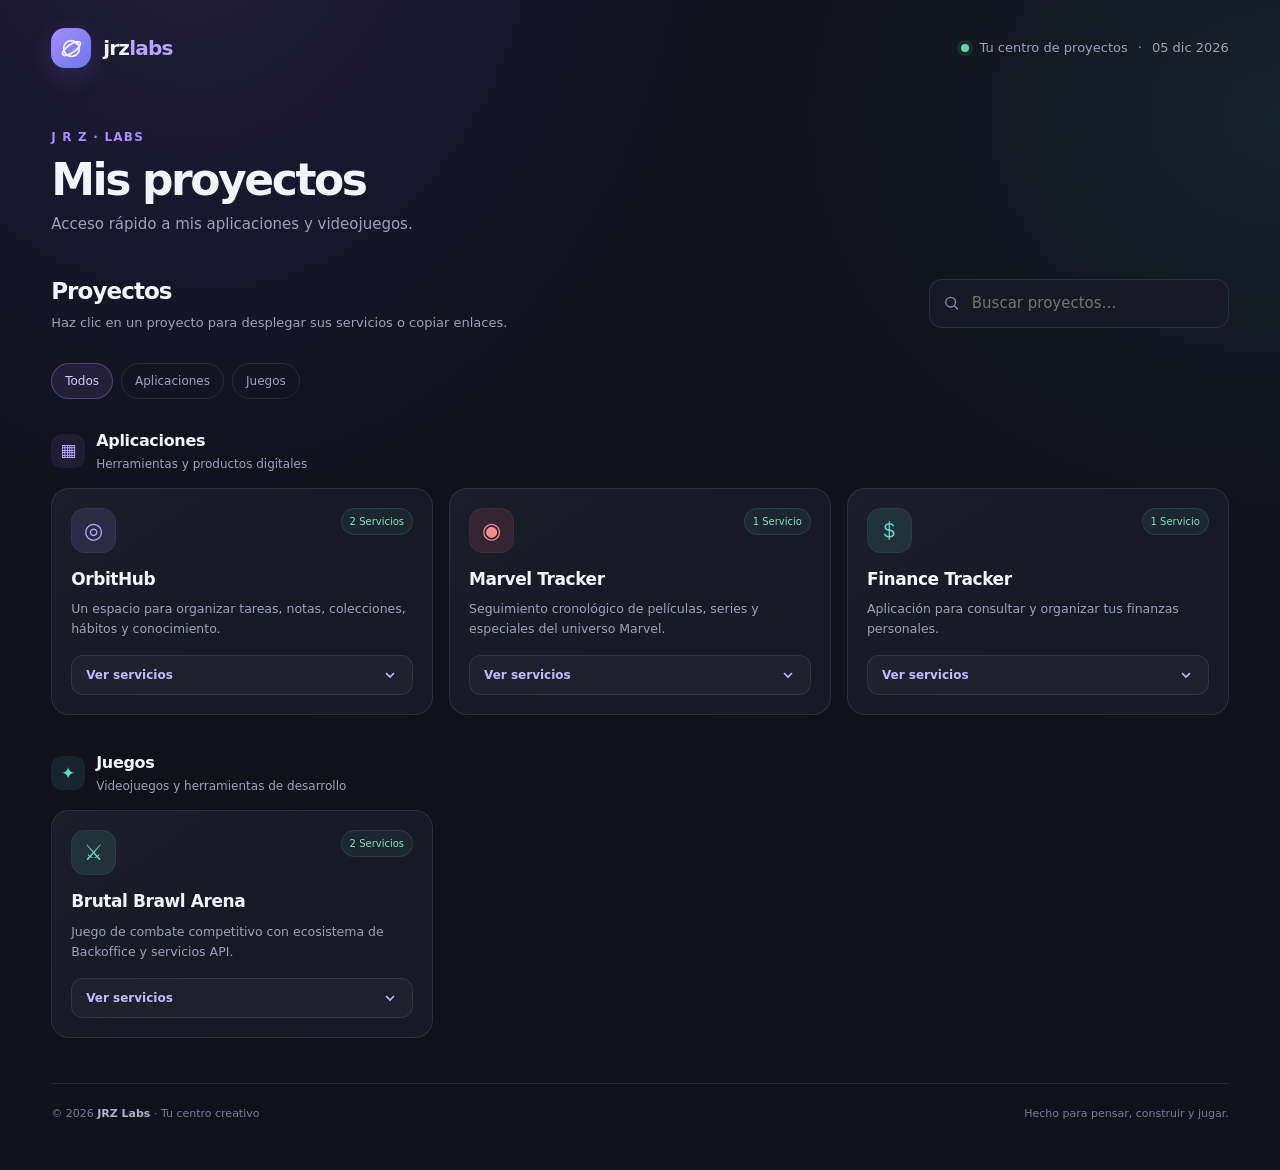
<file: index-old.html>
<!doctype html>
<html lang="es">
<head>
<meta charset="utf-8">
<meta name="viewport" content="width=device-width, initial-scale=1">
<meta name="theme-color" content="#10111b">
<title>JRZ Labs — Tu espacio de proyectos</title>
<style>
  :root{
    color-scheme:dark;
    --bg:#10111b; --panel:#171925; --panel2:#1d2030; --line:rgba(255,255,255,.09);
    --text:#f3f4fb; --muted:#9da2b8; --accent:#a78bfa; --accent2:#69d7c5;
    --shadow:0 20px 55px rgba(0,0,0,.22); --radius:20px;
  }
  *{box-sizing:border-box}
  body{margin:0;background:radial-gradient(ellipse at 15% -10%,rgba(119,89,220,.18),transparent 35%),radial-gradient(ellipse at 100% 10%,rgba(66,191,174,.10),transparent 28%),var(--bg);color:var(--text);font:15px/1.5 Inter,ui-sans-serif,system-ui,-apple-system,BlinkMacSystemFont,"Segoe UI",sans-serif;min-height:100vh}
  a{color:inherit;text-decoration:none}
  button,input{font:inherit}
  .shell{max-width:1440px;margin:auto;padding:28px clamp(18px,4vw,56px) 48px}
  header{display:flex;align-items:center;justify-content:space-between;gap:20px;margin-bottom:54px}
  .brand{display:flex;align-items:center;gap:12px;font-weight:750;letter-spacing:-.04em;font-size:20px}
  .brand-mark{width:40px;height:40px;border-radius:14px;display:grid;place-items:center;background:linear-gradient(135deg,#a78bfa,#6c78ed);box-shadow:0 8px 25px #7c68e633}
  .brand-mark svg{width:23px;height:23px}
  .header-right{display:flex;align-items:center;gap:10px;color:var(--muted);font-size:13px}
  .status-dot{width:8px;height:8px;border-radius:50%;background:#69d7a6;box-shadow:0 0 0 4px #69d7a61b}
  .page-intro{margin:8px 0 38px;padding:6px 0 0}
  .page-intro .eyebrow{margin-bottom:10px;color:var(--accent);font-weight:600;font-size:12px;letter-spacing:0.1em}
  .page-intro h1{font-size:clamp(30px,4vw,44px);line-height:1.1;letter-spacing:-.055em;margin:0 0 9px}
  .page-intro p{color:var(--muted);font-size:15px;margin:0}
  .toolbar{display:flex;justify-content:space-between;align-items:center;gap:18px;margin-bottom:30px;flex-wrap:wrap}
  .section-title{font-size:23px;letter-spacing:-.04em;margin:0 0 5px}
  .section-subtitle{color:var(--muted);margin:0;font-size:13px}
  .search-wrap{position:relative;min-width:min(100%,300px)}
  .search-wrap svg{position:absolute;left:14px;top:50%;transform:translateY(-50%);width:17px;color:#858ba4}
  #search{width:100%;background:var(--panel);border:1px solid var(--line);border-radius:13px;padding:12px 14px 12px 42px;color:var(--text);outline:none}
  #search:focus{border-color:#a78bfa99;box-shadow:0 0 0 3px #a78bfa18}
  .filters{display:flex;gap:8px;flex-wrap:wrap;margin-bottom:30px}
  .filter{border:1px solid var(--line);background:transparent;color:var(--muted);border-radius:999px;padding:8px 13px;cursor:pointer;font-size:12px;transition:all 0.2s ease}
  .filter.active,.filter:hover{background:#a78bfa1b;color:#d5cbff;border-color:#a78bfa55}
  .group{margin:0 0 36px}
  .group-heading{display:flex;align-items:center;gap:11px;margin-bottom:15px}
  .group-symbol{width:34px;height:34px;display:grid;place-items:center;border-radius:11px;background:var(--group-tint,#a78bfa18);color:var(--group-color,#b8a6ff);font-size:17px}
  .group-heading h3{font-size:16px;margin:0;letter-spacing:-.02em}
  .group-heading p{font-size:12px;color:var(--muted);margin:2px 0 0}
  
  .project-grid{display:grid;grid-template-columns:repeat(3,minmax(0,1fr));gap:16px;align-items:start}
  .project-card{
    background:linear-gradient(145deg,#ffffff04,transparent 60%),var(--panel);
    border:1px solid var(--line);
    border-radius:18px;
    padding:19px;
    display:flex;
    flex-direction:column;
    transition:transform .2s,border-color .2s,background .2s;
    position:relative;
    overflow:hidden;
  }
  .project-card:hover{border-color:#a78bfa66;background-color:#1b1d2c}
  .card-top{display:flex;align-items:flex-start;justify-content:space-between;gap:10px;margin-bottom:14px}
  .project-icon{width:45px;height:45px;border-radius:14px;display:grid;place-items:center;font-size:22px;background:var(--icon-bg,#a78bfa20);color:var(--icon-color,#bbaaff);border:1px solid #ffffff0b;flex-shrink:0}
  .pill{font-size:10px;color:#b7bdd1;background:#ffffff08;border:1px solid var(--line);padding:5px 8px;border-radius:999px;white-space:nowrap}
  .pill.active{color:#7ce4c1;background:#61d5ae12;border-color:#61d5ae24}

  .project-card h4{font-size:17px;margin:0 0 7px;letter-spacing:-.025em;display:flex;align-items:center;justify-content:space-between}
  .project-card p{font-size:12.5px;color:var(--muted);margin:0 0 16px;line-height:1.6}

  /* Expand / Collapse Actions */
  .card-action-btn{
    width:100%;
    display:flex;
    align-items:center;
    justify-content:space-between;
    background:rgba(255,255,255,0.03);
    border:1px solid var(--line);
    padding:10px 14px;
    border-radius:12px;
    color:#c5b8ff;
    font-size:12px;
    font-weight:600;
    cursor:pointer;
    transition:background 0.2s, border-color 0.2s, color 0.2s;
    margin-top:auto;
  }
  .card-action-btn:hover{
    background:rgba(167,139,250,0.12);
    border-color:rgba(167,139,250,0.3);
    color:#fff;
  }
  .card-action-btn .chevron{
    width:16px;
    height:16px;
    transition:transform 0.25s ease;
  }
  .project-card.expanded .chevron{
    transform:rotate(180deg);
  }

  /* Foldable Services List */
  .services-foldable{
    max-height:0;
    overflow:hidden;
    transition:max-height 0.35s cubic-bezier(0.4, 0, 0.2, 1), opacity 0.25s ease, margin-top 0.25s ease;
    opacity:0;
    margin-top:0;
    display:flex;
    flex-direction:column;
    gap:8px;
  }
  .project-card.expanded .services-foldable{
    max-height:280px;
    opacity:1;
    margin-top:12px;
    padding-top:4px;
  }

  .service-item{
    display:flex;
    align-items:center;
    justify-content:space-between;
    background:var(--panel2);
    border:1px solid rgba(255,255,255,0.06);
    border-radius:10px;
    padding:8px 12px;
    gap:10px;
  }
  .service-info{
    display:flex;
    flex-direction:column;
    min-width:0;
  }
  .service-name{
    font-size:12px;
    font-weight:600;
    color:#e2e4f0;
  }
  .service-url{
    font-size:11px;
    color:var(--muted);
    white-space:nowrap;
    overflow:hidden;
    text-overflow:ellipsis;
  }
  .service-actions{
    display:flex;
    align-items:center;
    gap:6px;
    flex-shrink:0;
  }
  .btn-icon{
    background:rgba(255,255,255,0.05);
    border:1px solid var(--line);
    color:var(--muted);
    width:30px;
    height:30px;
    border-radius:8px;
    display:grid;
    place-items:center;
    cursor:pointer;
    transition:all 0.18s;
  }
  .btn-icon:hover{
    background:#a78bfa25;
    color:#fff;
    border-color:#a78bfa55;
  }
  .btn-icon svg{
    width:14px;
    height:14px;
  }
  .btn-icon.copied{
    background:#61d5ae25;
    color:#7ce4c1;
    border-color:#61d5ae55;
  }

  .empty{display:none;text-align:center;padding:35px;border:1px dashed var(--line);border-radius:18px;color:var(--muted)}
  footer{border-top:1px solid var(--line);padding-top:22px;margin-top:45px;display:flex;justify-content:space-between;gap:14px;flex-wrap:wrap;color:#777e97;font-size:11px}
  footer strong{color:#aeb3c8;font-weight:650}

  /* Toast Notification */
  .toast{
    position:fixed;
    bottom:24px;
    right:24px;
    background:#1d2030;
    border:1px solid #69d7c566;
    color:#f3f4fb;
    padding:10px 18px;
    border-radius:12px;
    font-size:13px;
    box-shadow:0 10px 30px rgba(0,0,0,0.4);
    display:flex;
    align-items:center;
    gap:10px;
    transform:translateY(100px);
    opacity:0;
    transition:all 0.3s cubic-bezier(0.175, 0.885, 0.32, 1.275);
    z-index:99;
    pointer-events:none;
  }
  .toast.show{
    transform:translateY(0);
    opacity:1;
  }

  @media(max-width:950px){.project-grid{grid-template-columns:repeat(2,minmax(0,1fr))}}
  @media(max-width:600px){.shell{padding-top:18px}header{margin-bottom:30px}.header-right .status-text{display:none}.project-grid{grid-template-columns:1fr}.toolbar{align-items:stretch}.search-wrap{width:100%}}
</style>
</head>
<body>
<div class="shell">
  <header>
    <a class="brand" href="#" aria-label="JRZ Labs inicio">
      <span class="brand-mark">
        <svg viewBox="0 0 24 24" fill="none" stroke="currentColor" stroke-width="1.8"><circle cx="12" cy="12" r="8.2"/><ellipse cx="12" cy="12" rx="11" ry="4.2" transform="rotate(-35 12 12)"/><circle cx="17.8" cy="6.8" r="1.5" fill="currentColor" stroke="none"/></svg>
      </span>
      <span>jrz<span style="color:#b7a5ff">labs</span></span>
    </a>
    <div class="header-right"><span class="status-dot"></span><span class="status-text">Tu centro de proyectos</span><span>·</span><span id="today"></span></div>
  </header>

  <main>
    <section class="page-intro">
      <div class="eyebrow">J R Z · LABS</div>
      <h1>Mis proyectos</h1>
      <p>Acceso rápido a mis aplicaciones y videojuegos.</p>
    </section>

    <section id="projects">
      <div class="toolbar">
        <div><h2 class="section-title">Proyectos</h2><p class="section-subtitle">Haz clic en un proyecto para desplegar sus servicios o copiar enlaces.</p></div>
        <label class="search-wrap">
          <svg viewBox="0 0 24 24" fill="none" stroke="currentColor" stroke-width="2"><circle cx="10.8" cy="10.8" r="6.8"/><path d="m16 16 5 5"/></svg>
          <input id="search" type="search" placeholder="Buscar proyectos…" aria-label="Buscar proyectos">
        </label>
      </div>
      <div class="filters" role="group" aria-label="Filtrar proyectos">
        <button class="filter active" data-filter="all">Todos</button>
        <button class="filter" data-filter="apps">Aplicaciones</button>
        <button class="filter" data-filter="games">Juegos</button>
      </div>

      <div class="group" data-group="apps">
        <div class="group-heading"><span class="group-symbol" style="--group-color:#b8a6ff;--group-tint:#a78bfa18">▦</span><div><h3>Aplicaciones</h3><p>Herramientas y productos digitales</p></div></div>
        <div class="project-grid">
          
          <!-- OrbitHub Card -->
          <div class="project-card" data-category="apps" data-name="orbithub orbit hub web api" data-status="active">
            <div class="card-top">
              <div class="project-icon" style="--icon-bg:#a78bfa22;--icon-color:#b8a6ff">◎</div>
              <span class="pill active">2 Servicios</span>
            </div>
            <h4>OrbitHub</h4>
            <p>Un espacio para organizar tareas, notas, colecciones, hábitos y conocimiento.</p>
            
            <button class="card-action-btn" onclick="toggleFoldable(this)" aria-expanded="false">
              <span>Ver servicios</span>
              <svg class="chevron" viewBox="0 0 24 24" fill="none" stroke="currentColor" stroke-width="2.5"><polyline points="6 9 12 15 18 9"/></svg>
            </button>

            <div class="services-foldable">
              <div class="service-item">
                <div class="service-info">
                  <span class="service-name">Web App</span>
                  <span class="service-url">https://orbithub-app.jrz-labs.com/</span>
                </div>
                <div class="service-actions">
                  <button class="btn-icon" onclick="copyLink('https://orbithub-app.jrz-labs.com/', this)" title="Copiar enlace">
                    <svg viewBox="0 0 24 24" fill="none" stroke="currentColor" stroke-width="2"><rect x="9" y="9" width="13" height="13" rx="2" ry="2"/><path d="M5 15H4a2 2 0 0 1-2-2V4a2 2 0 0 1 2-2h9a2 2 0 0 1 2 2v1"/></svg>
                  </button>
                  <a class="btn-icon" href="https://orbithub-app.jrz-labs.com/" target="_blank" rel="noopener noreferrer" title="Abrir servicio">
                    <svg viewBox="0 0 24 24" fill="none" stroke="currentColor" stroke-width="2"><path d="M18 13v6a2 2 0 0 1-2 2H5a2 2 0 0 1-2-2V8a2 2 0 0 1 2-2h6"/><polyline points="15 3 21 3 21 9"/><line x1="10" y1="14" x2="21" y2="3"/></svg>
                  </a>
                </div>
              </div>

              <div class="service-item">
                <div class="service-info">
                  <span class="service-name">API Service</span>
                  <span class="service-url">https://orbithub-api.jrz-labs.com</span>
                </div>
                <div class="service-actions">
                  <button class="btn-icon" onclick="copyLink('https://orbithub-api.jrz-labs.com', this)" title="Copiar enlace">
                    <svg viewBox="0 0 24 24" fill="none" stroke="currentColor" stroke-width="2"><rect x="9" y="9" width="13" height="13" rx="2" ry="2"/><path d="M5 15H4a2 2 0 0 1-2-2V4a2 2 0 0 1 2-2h9a2 2 0 0 1 2 2v1"/></svg>
                  </button>
                  <a class="btn-icon" href="https://orbithub-api.jrz-labs.com" target="_blank" rel="noopener noreferrer" title="Abrir servicio">
                    <svg viewBox="0 0 24 24" fill="none" stroke="currentColor" stroke-width="2"><path d="M18 13v6a2 2 0 0 1-2 2H5a2 2 0 0 1-2-2V8a2 2 0 0 1 2-2h6"/><polyline points="15 3 21 3 21 9"/><line x1="10" y1="14" x2="21" y2="3"/></svg>
                  </a>
                </div>
              </div>
            </div>
          </div>

          <!-- Marvel Tracker Card -->
          <div class="project-card" data-category="apps" data-name="marvel tracker marvel cronologia" data-status="active">
            <div class="card-top">
              <div class="project-icon" style="--icon-bg:#e56a7220;--icon-color:#f18b91">◉</div>
              <span class="pill active">1 Servicio</span>
            </div>
            <h4>Marvel Tracker</h4>
            <p>Seguimiento cronológico de películas, series y especiales del universo Marvel.</p>

            <button class="card-action-btn" onclick="toggleFoldable(this)" aria-expanded="false">
              <span>Ver servicios</span>
              <svg class="chevron" viewBox="0 0 24 24" fill="none" stroke="currentColor" stroke-width="2.5"><polyline points="6 9 12 15 18 9"/></svg>
            </button>

            <div class="services-foldable">
              <div class="service-item">
                <div class="service-info">
                  <span class="service-name">Web App</span>
                  <span class="service-url">https://marvel-tracker.jrz-labs.com/</span>
                </div>
                <div class="service-actions">
                  <button class="btn-icon" onclick="copyLink('https://marvel-tracker.jrz-labs.com/', this)" title="Copiar enlace">
                    <svg viewBox="0 0 24 24" fill="none" stroke="currentColor" stroke-width="2"><rect x="9" y="9" width="13" height="13" rx="2" ry="2"/><path d="M5 15H4a2 2 0 0 1-2-2V4a2 2 0 0 1 2-2h9a2 2 0 0 1 2 2v1"/></svg>
                  </button>
                  <a class="btn-icon" href="https://marvel-tracker.jrz-labs.com/" target="_blank" rel="noopener noreferrer" title="Abrir servicio">
                    <svg viewBox="0 0 24 24" fill="none" stroke="currentColor" stroke-width="2"><path d="M18 13v6a2 2 0 0 1-2 2H5a2 2 0 0 1-2-2V8a2 2 0 0 1 2-2h6"/><polyline points="15 3 21 3 21 9"/><line x1="10" y1="14" x2="21" y2="3"/></svg>
                  </a>
                </div>
              </div>
            </div>
          </div>

          <!-- Finance Tracker Card -->
          <div class="project-card" data-category="apps" data-name="finance tracker finanzas gastos" data-status="active">
            <div class="card-top">
              <div class="project-icon" style="--icon-bg:#69d7c51e;--icon-color:#69d7c5">＄</div>
              <span class="pill active">1 Servicio</span>
            </div>
            <h4>Finance Tracker</h4>
            <p>Aplicación para consultar y organizar tus finanzas personales.</p>

            <button class="card-action-btn" onclick="toggleFoldable(this)" aria-expanded="false">
              <span>Ver servicios</span>
              <svg class="chevron" viewBox="0 0 24 24" fill="none" stroke="currentColor" stroke-width="2.5"><polyline points="6 9 12 15 18 9"/></svg>
            </button>

            <div class="services-foldable">
              <div class="service-item">
                <div class="service-info">
                  <span class="service-name">Web App</span>
                  <span class="service-url">https://finance-tracker.jrz-labs.com/</span>
                </div>
                <div class="service-actions">
                  <button class="btn-icon" onclick="copyLink('https://finance-tracker.jrz-labs.com/', this)" title="Copiar enlace">
                    <svg viewBox="0 0 24 24" fill="none" stroke="currentColor" stroke-width="2"><rect x="9" y="9" width="13" height="13" rx="2" ry="2"/><path d="M5 15H4a2 2 0 0 1-2-2V4a2 2 0 0 1 2-2h9a2 2 0 0 1 2 2v1"/></svg>
                  </button>
                  <a class="btn-icon" href="https://finance-tracker.jrz-labs.com/" target="_blank" rel="noopener noreferrer" title="Abrir servicio">
                    <svg viewBox="0 0 24 24" fill="none" stroke="currentColor" stroke-width="2"><path d="M18 13v6a2 2 0 0 1-2 2H5a2 2 0 0 1-2-2V8a2 2 0 0 1 2-2h6"/><polyline points="15 3 21 3 21 9"/><line x1="10" y1="14" x2="21" y2="3"/></svg>
                  </a>
                </div>
              </div>
            </div>
          </div>

        </div>
      </div>

      <div class="group" data-group="games">
        <div class="group-heading"><span class="group-symbol" style="--group-color:#69d7c5;--group-tint:#69d7c51a">✦</span><div><h3>Juegos</h3><p>Videojuegos y herramientas de desarrollo</p></div></div>
        <div class="project-grid">

          <!-- Brutal Brawl Arena Card -->
          <div class="project-card" data-category="games" data-name="brutal brawl arena brawl backoffice api juego" data-status="active">
            <div class="card-top">
              <div class="project-icon" style="--icon-bg:#69d7c51e;--icon-color:#69d7c5">⚔</div>
              <span class="pill active">2 Servicios</span>
            </div>
            <h4>Brutal Brawl Arena</h4>
            <p>Juego de combate competitivo con ecosistema de Backoffice y servicios API.</p>

            <button class="card-action-btn" onclick="toggleFoldable(this)" aria-expanded="false">
              <span>Ver servicios</span>
              <svg class="chevron" viewBox="0 0 24 24" fill="none" stroke="currentColor" stroke-width="2.5"><polyline points="6 9 12 15 18 9"/></svg>
            </button>

            <div class="services-foldable">
              <div class="service-item">
                <div class="service-info">
                  <span class="service-name">Backoffice</span>
                  <span class="service-url">https://brutal-brawl-arena-backoffice.jrz-labs.com</span>
                </div>
                <div class="service-actions">
                  <button class="btn-icon" onclick="copyLink('https://brutal-brawl-arena-backoffice.jrz-labs.com', this)" title="Copiar enlace">
                    <svg viewBox="0 0 24 24" fill="none" stroke="currentColor" stroke-width="2"><rect x="9" y="9" width="13" height="13" rx="2" ry="2"/><path d="M5 15H4a2 2 0 0 1-2-2V4a2 2 0 0 1 2-2h9a2 2 0 0 1 2 2v1"/></svg>
                  </button>
                  <a class="btn-icon" href="https://brutal-brawl-arena-backoffice.jrz-labs.com" target="_blank" rel="noopener noreferrer" title="Abrir servicio">
                    <svg viewBox="0 0 24 24" fill="none" stroke="currentColor" stroke-width="2"><path d="M18 13v6a2 2 0 0 1-2 2H5a2 2 0 0 1-2-2V8a2 2 0 0 1 2-2h6"/><polyline points="15 3 21 3 21 9"/><line x1="10" y1="14" x2="21" y2="3"/></svg>
                  </a>
                </div>
              </div>

              <div class="service-item">
                <div class="service-info">
                  <span class="service-name">API Service</span>
                  <span class="service-url">https://brutal-brawl-arena-api.jrz-labs.com</span>
                </div>
                <div class="service-actions">
                  <button class="btn-icon" onclick="copyLink('https://brutal-brawl-arena-api.jrz-labs.com', this)" title="Copiar enlace">
                    <svg viewBox="0 0 24 24" fill="none" stroke="currentColor" stroke-width="2"><rect x="9" y="9" width="13" height="13" rx="2" ry="2"/><path d="M5 15H4a2 2 0 0 1-2-2V4a2 2 0 0 1 2-2h9a2 2 0 0 1 2 2v1"/></svg>
                  </button>
                  <a class="btn-icon" href="https://brutal-brawl-arena-api.jrz-labs.com" target="_blank" rel="noopener noreferrer" title="Abrir servicio">
                    <svg viewBox="0 0 24 24" fill="none" stroke="currentColor" stroke-width="2"><path d="M18 13v6a2 2 0 0 1-2 2H5a2 2 0 0 1-2-2V8a2 2 0 0 1 2-2h6"/><polyline points="15 3 21 3 21 9"/><line x1="10" y1="14" x2="21" y2="3"/></svg>
                  </a>
                </div>
              </div>
            </div>
          </div>

        </div>
      </div>
      <div class="empty" id="empty">No hay proyectos que coincidan con la búsqueda.</div>
    </section>
  </main>

  <footer>
    <span>© <span id="year"></span> <strong>JRZ Labs</strong> · Tu centro creativo</span>
    <span>Hecho para pensar, construir y jugar.</span>
  </footer>
</div>

<!-- Toast element for clipboard feedback -->
<div id="toast" class="toast">
  <svg viewBox="0 0 24 24" width="18" height="18" fill="none" stroke="#69d7c5" stroke-width="2.5"><polyline points="20 6 9 17 4 12"/></svg>
  <span>¡Enlace copiado al portapapeles!</span>
</div>

<script>
  const today = new Date();
  document.getElementById('today').textContent = today.toLocaleDateString('es-ES',{day:'2-digit',month:'short',year:'numeric'});
  document.getElementById('year').textContent = today.getFullYear();
  
  const cards = [...document.querySelectorAll('.project-card')];
  const groups = [...document.querySelectorAll('.group')];
  const filters = [...document.querySelectorAll('.filter')];
  const search = document.getElementById('search');
  const toast = document.getElementById('toast');
  let activeFilter = 'all';

  // Toggle foldable service section
  function toggleFoldable(btn) {
    const card = btn.closest('.project-card');
    const isExpanded = card.classList.contains('expanded');
    
    card.classList.toggle('expanded');
    btn.setAttribute('aria-expanded', !isExpanded);
    btn.querySelector('span').textContent = isExpanded ? 'Ver servicios' : 'Ocultar servicios';
  }

  // Copy URL to Clipboard with fallback and feedback
  function copyLink(text, buttonEl) {
    if (navigator.clipboard && window.isSecureContext) {
      navigator.clipboard.writeText(text).then(showSuccess).catch(fallbackCopy);
    } else {
      fallbackCopy();
    }

    function fallbackCopy() {
      const textarea = document.createElement('textarea');
      textarea.value = text;
      textarea.style.position = 'fixed';
      textarea.style.opacity = '0';
      document.body.appendChild(textarea);
      textarea.focus();
      textarea.select();
      try {
        document.execCommand('copy');
        showSuccess();
      } catch (err) {
        console.error('Error al copiar link:', err);
      }
      document.body.removeChild(textarea);
    }

    function showSuccess() {
      // Button UI state feedback
      if (buttonEl) {
        buttonEl.classList.add('copied');
        setTimeout(() => buttonEl.classList.remove('copied'), 2000);
      }

      // Toast feedback
      toast.classList.add('show');
      setTimeout(() => {
        toast.classList.remove('show');
      }, 2500);
    }
  }

  // Filter & Search logic
  function update(){
    const query = search.value.trim().toLocaleLowerCase('es');
    let visible = 0;
    cards.forEach(card => {
      const matchesFilter = activeFilter === 'all' || card.dataset.category === activeFilter;
      const matchesSearch = !query || (card.dataset.name + ' ' + card.innerText).toLocaleLowerCase('es').includes(query);
      const show = matchesFilter && matchesSearch;
      card.style.display = show ? 'flex' : 'none';
      if(show) visible++;
    });
    groups.forEach(group => {
      group.style.display = [...group.querySelectorAll('.project-card')].some(c => c.style.display !== 'none') ? 'block' : 'none';
    });
    document.getElementById('empty').style.display = visible ? 'none' : 'block';
  }

  filters.forEach(btn => btn.addEventListener('click', () => {
    activeFilter = btn.dataset.filter;
    filters.forEach(f => f.classList.toggle('active', f === btn));
    update();
  }));

  search.addEventListener('input', update);
  update();
</script>
</body>
</html>
</file>
<file: core-craft/_astro/copy.BKPRy5tt.css>
@font-face{font-family:Inter Variable;font-style:normal;font-display:swap;font-weight:100 900;src:url(/core-craft/_astro/inter-cyrillic-ext-wght-normal.BOeWTOD4.woff2)format("woff2-variations");unicode-range:U+460-52F,U+1C80-1C8A,U+20B4,U+2DE0-2DFF,U+A640-A69F,U+FE2E-FE2F}@font-face{font-family:Inter Variable;font-style:normal;font-display:swap;font-weight:100 900;src:url(/core-craft/_astro/inter-cyrillic-wght-normal.DqGufNeO.woff2)format("woff2-variations");unicode-range:U+301,U+400-45F,U+490-491,U+4B0-4B1,U+2116}@font-face{font-family:Inter Variable;font-style:normal;font-display:swap;font-weight:100 900;src:url(/core-craft/_astro/inter-greek-ext-wght-normal.DlzME5K_.woff2)format("woff2-variations");unicode-range:U+1F??}@font-face{font-family:Inter Variable;font-style:normal;font-display:swap;font-weight:100 900;src:url(/core-craft/_astro/inter-greek-wght-normal.CkhJZR-_.woff2)format("woff2-variations");unicode-range:U+370-377,U+37A-37F,U+384-38A,U+38C,U+38E-3A1,U+3A3-3FF}@font-face{font-family:Inter Variable;font-style:normal;font-display:swap;font-weight:100 900;src:url(/core-craft/_astro/inter-vietnamese-wght-normal.CBcvBZtf.woff2)format("woff2-variations");unicode-range:U+102-103,U+110-111,U+128-129,U+168-169,U+1A0-1A1,U+1AF-1B0,U+300-301,U+303-304,U+308-309,U+323,U+329,U+1EA0-1EF9,U+20AB}@font-face{font-family:Inter Variable;font-style:normal;font-display:swap;font-weight:100 900;src:url(/core-craft/_astro/inter-latin-ext-wght-normal.DO1Apj_S.woff2)format("woff2-variations");unicode-range:U+100-2BA,U+2BD-2C5,U+2C7-2CC,U+2CE-2D7,U+2DD-2FF,U+304,U+308,U+329,U+1D00-1DBF,U+1E00-1E9F,U+1EF2-1EFF,U+2020,U+20A0-20AB,U+20AD-20C0,U+2113,U+2C60-2C7F,U+A720-A7FF}@font-face{font-family:Inter Variable;font-style:normal;font-display:swap;font-weight:100 900;src:url(/core-craft/_astro/inter-latin-wght-normal.Dx4kXJAl.woff2)format("woff2-variations");unicode-range:U+??,U+131,U+152-153,U+2BB-2BC,U+2C6,U+2DA,U+2DC,U+304,U+308,U+329,U+2000-206F,U+20AC,U+2122,U+2191,U+2193,U+2212,U+2215,U+FEFF,U+FFFD}@font-face{font-family:Space Grotesk Variable;font-style:normal;font-display:swap;font-weight:300 700;src:url(/core-craft/_astro/space-grotesk-vietnamese-wght-normal.D0rl6rjA.woff2)format("woff2-variations");unicode-range:U+102-103,U+110-111,U+128-129,U+168-169,U+1A0-1A1,U+1AF-1B0,U+300-301,U+303-304,U+308-309,U+323,U+329,U+1EA0-1EF9,U+20AB}@font-face{font-family:Space Grotesk Variable;font-style:normal;font-display:swap;font-weight:300 700;src:url(/core-craft/_astro/space-grotesk-latin-ext-wght-normal.D9tNdqV9.woff2)format("woff2-variations");unicode-range:U+100-2BA,U+2BD-2C5,U+2C7-2CC,U+2CE-2D7,U+2DD-2FF,U+304,U+308,U+329,U+1D00-1DBF,U+1E00-1E9F,U+1EF2-1EFF,U+2020,U+20A0-20AB,U+20AD-20C0,U+2113,U+2C60-2C7F,U+A720-A7FF}@font-face{font-family:Space Grotesk Variable;font-style:normal;font-display:swap;font-weight:300 700;src:url(/core-craft/_astro/space-grotesk-latin-wght-normal.BhU9QXUp.woff2)format("woff2-variations");unicode-range:U+??,U+131,U+152-153,U+2BB-2BC,U+2C6,U+2DA,U+2DC,U+304,U+308,U+329,U+2000-206F,U+20AC,U+2122,U+2191,U+2193,U+2212,U+2215,U+FEFF,U+FFFD}@layer properties{@supports (((-webkit-hyphens:none)) and (not (margin-trim:block))) or ((-moz-orient:inline) and (not (color:rgb(from red r g b)))){*,:before,:after,::backdrop{--tw-translate-x:0;--tw-translate-y:0;--tw-translate-z:0;--tw-rotate-x:initial;--tw-rotate-y:initial;--tw-rotate-z:initial;--tw-skew-x:initial;--tw-skew-y:initial;--tw-space-y-reverse:0;--tw-divide-y-reverse:0;--tw-border-style:solid;--tw-gradient-position:initial;--tw-gradient-from:#0000;--tw-gradient-via:#0000;--tw-gradient-to:#0000;--tw-gradient-stops:initial;--tw-gradient-via-stops:initial;--tw-gradient-from-position:0%;--tw-gradient-via-position:50%;--tw-gradient-to-position:100%;--tw-leading:initial;--tw-font-weight:initial;--tw-tracking:initial;--tw-shadow:0 0 #0000;--tw-shadow-color:initial;--tw-shadow-alpha:100%;--tw-inset-shadow:0 0 #0000;--tw-inset-shadow-color:initial;--tw-inset-shadow-alpha:100%;--tw-ring-color:initial;--tw-ring-shadow:0 0 #0000;--tw-inset-ring-color:initial;--tw-inset-ring-shadow:0 0 #0000;--tw-ring-inset:initial;--tw-ring-offset-width:0px;--tw-ring-offset-color:#fff;--tw-ring-offset-shadow:0 0 #0000;--tw-outline-style:solid;--tw-blur:initial;--tw-brightness:initial;--tw-contrast:initial;--tw-grayscale:initial;--tw-hue-rotate:initial;--tw-invert:initial;--tw-opacity:initial;--tw-saturate:initial;--tw-sepia:initial;--tw-drop-shadow:initial;--tw-drop-shadow-color:initial;--tw-drop-shadow-alpha:100%;--tw-drop-shadow-size:initial;--tw-backdrop-blur:initial;--tw-backdrop-brightness:initial;--tw-backdrop-contrast:initial;--tw-backdrop-grayscale:initial;--tw-backdrop-hue-rotate:initial;--tw-backdrop-invert:initial;--tw-backdrop-opacity:initial;--tw-backdrop-saturate:initial;--tw-backdrop-sepia:initial;--tw-duration:initial;--tw-ease:initial}}}@layer theme{:root,:host{--font-sans:"Inter Variable", "Inter", ui-sans-serif, system-ui, -apple-system, "Segoe UI", sans-serif;--font-mono:"SF Mono", "JetBrains Mono", ui-monospace, "Cascadia Code", Menlo, monospace;--color-emerald-200:oklch(90.5% .093 164.15);--color-emerald-300:oklch(84.5% .143 164.978);--color-emerald-400:oklch(76.5% .177 163.223);--color-cyan-200:oklch(91.7% .08 205.041);--color-cyan-300:oklch(86.5% .127 207.078);--color-rose-300:oklch(81% .117 11.638);--color-rose-400:oklch(71.2% .194 13.428);--color-black:#000;--color-white:#fff;--spacing:.25rem;--container-sm:24rem;--container-md:28rem;--container-lg:32rem;--container-xl:36rem;--container-2xl:42rem;--container-3xl:48rem;--container-4xl:56rem;--text-xs:.75rem;--text-xs--line-height:calc(1 / .75);--text-sm:.875rem;--text-sm--line-height:calc(1.25 / .875);--text-base:1rem;--text-base--line-height:calc(1.5 / 1);--text-lg:1.125rem;--text-lg--line-height:calc(1.75 / 1.125);--text-xl:1.25rem;--text-xl--line-height:calc(1.75 / 1.25);--text-2xl:1.5rem;--text-2xl--line-height:calc(2 / 1.5);--text-3xl:1.875rem;--text-3xl--line-height:calc(2.25 / 1.875);--font-weight-medium:500;--font-weight-semibold:600;--tracking-tight:-.025em;--leading-tight:1.25;--leading-snug:1.375;--leading-relaxed:1.625;--radius-lg:.5rem;--radius-xl:.75rem;--radius-2xl:1rem;--radius-3xl:1.5rem;--ease-out:cubic-bezier(0, 0, .2, 1);--blur-md:12px;--blur-xl:24px;--blur-2xl:40px;--blur-3xl:64px;--aspect-video:16 / 9;--default-transition-duration:.15s;--default-transition-timing-function:cubic-bezier(.4, 0, .2, 1);--default-font-family:var(--font-sans);--default-mono-font-family:var(--font-mono);--font-display:"Space Grotesk Variable", "Space Grotesk", "Inter Variable", ui-sans-serif, system-ui, sans-serif;--font-heading:"Space Grotesk Variable", "Space Grotesk", "Inter Variable", ui-sans-serif, system-ui, sans-serif;--color-background:#05060a;--color-foreground:#f4f5f8;--color-muted-foreground:#969db2;--color-border:#242938;--color-primary:#ff6a3d}}@layer base{*,:after,:before,::backdrop{box-sizing:border-box;border:0 solid;margin:0;padding:0}::file-selector-button{box-sizing:border-box;border:0 solid;margin:0;padding:0}html,:host{-webkit-text-size-adjust:100%;tab-size:4;line-height:1.5;font-family:var(--default-font-family,-apple-system, BlinkMacSystemFont, "Segoe UI", Roboto, "Helvetica Neue", "Noto Sans", Arial, sans-serif, "Apple Color Emoji", "Segoe UI Emoji", "Segoe UI Symbol", "Noto Color Emoji");font-feature-settings:var(--default-font-feature-settings,normal);font-variation-settings:var(--default-font-variation-settings,normal);-webkit-tap-highlight-color:transparent}hr{height:0;color:inherit;border-top-width:1px}abbr:where([title]){text-decoration:underline dotted}h1,h2,h3,h4,h5,h6{font-size:inherit;font-weight:inherit}a{color:inherit;-webkit-text-decoration:inherit;-webkit-text-decoration:inherit;-webkit-text-decoration:inherit;text-decoration:inherit}b,strong{font-weight:bolder}code,kbd,samp,pre{font-family:var(--default-mono-font-family,ui-monospace, SFMono-Regular, Menlo, Monaco, Consolas, "Liberation Mono", "Courier New", monospace);font-feature-settings:var(--default-mono-font-feature-settings,normal);font-variation-settings:var(--default-mono-font-variation-settings,normal);font-size:1em}small{font-size:80%}sub,sup{vertical-align:baseline;font-size:75%;line-height:0;position:relative}sub{bottom:-.25em}sup{top:-.5em}table{text-indent:0;border-color:inherit;border-collapse:collapse}:-moz-focusring:where(:not(iframe)){outline:auto}progress{vertical-align:baseline}summary{display:list-item}ol,ul,menu{list-style:none}img,svg,video,canvas,audio,iframe,embed,object{vertical-align:middle;display:block}img,video{max-width:100%;height:auto}button,input,select,optgroup,textarea{font:inherit;font-feature-settings:inherit;font-variation-settings:inherit;letter-spacing:inherit;color:inherit;opacity:1;background-color:#0000;border-radius:0}::file-selector-button{font:inherit;font-feature-settings:inherit;font-variation-settings:inherit;letter-spacing:inherit;color:inherit;opacity:1;background-color:#0000;border-radius:0}:where(select:is([multiple],[size])) optgroup{font-weight:bolder}:where(select:is([multiple],[size])) optgroup option{padding-inline-start:20px}::file-selector-button{margin-inline-end:4px}::placeholder{opacity:1}@supports (not ((-webkit-appearance:-apple-pay-button))) or (contain-intrinsic-size:1px){::placeholder{color:currentColor}@supports (color:color-mix(in lab, red, red)){::placeholder{color:color-mix(in oklab, currentcolor 50%, transparent)}}}textarea{resize:vertical}::-webkit-search-decoration{-webkit-appearance:none}::-webkit-date-and-time-value{min-height:1lh;text-align:inherit}::-webkit-datetime-edit{display:inline-flex}::-webkit-datetime-edit-fields-wrapper{padding:0}::-webkit-datetime-edit{padding-block:0}::-webkit-datetime-edit-year-field{padding-block:0}::-webkit-datetime-edit-month-field{padding-block:0}::-webkit-datetime-edit-day-field{padding-block:0}::-webkit-datetime-edit-hour-field{padding-block:0}::-webkit-datetime-edit-minute-field{padding-block:0}::-webkit-datetime-edit-second-field{padding-block:0}::-webkit-datetime-edit-millisecond-field{padding-block:0}::-webkit-datetime-edit-meridiem-field{padding-block:0}::-webkit-calendar-picker-indicator{line-height:1}:-moz-ui-invalid{box-shadow:none}button,input:where([type=button],[type=reset],[type=submit]){appearance:button}::file-selector-button{appearance:button}::-webkit-inner-spin-button{height:auto}::-webkit-outer-spin-button{height:auto}[hidden]:where(:not([hidden=until-found])){display:none!important}*{border-color:var(--color-border)}html{scroll-behavior:smooth;color-scheme:dark;background:var(--color-background);scroll-padding-top:5.5rem}body{background:var(--color-background);color:var(--color-foreground);font-family:var(--font-sans);-webkit-font-smoothing:antialiased;text-rendering:optimizelegibility;overflow-x:hidden}::selection{color:#fff;background:#ff6a3d59}::-webkit-scrollbar{width:10px}::-webkit-scrollbar-track{background:#070810}::-webkit-scrollbar-thumb{background:#2a3043;border:2px solid #070810;border-radius:999px}::-webkit-scrollbar-thumb:hover{background:#3c445e}:focus-visible{outline:2px solid var(--color-primary);outline-offset:3px}a{text-decoration:none}}@layer components{.container-x{width:100%;max-width:80rem;margin-inline:auto;padding-inline:1.25rem}@media (width>=640px){.container-x{padding-inline:2rem}}@media (width>=1024px){.container-x{padding-inline:2.5rem}}.section{padding-block:5.5rem;position:relative}@media (width>=768px){.section{padding-block:7.5rem}}.eyebrow{font-family:var(--font-mono);letter-spacing:.2em;text-transform:uppercase;color:#ffb59f;align-items:center;gap:.65rem;font-size:.7rem;line-height:1;display:inline-flex}.eyebrow:before{content:"";background:linear-gradient(90deg, var(--color-primary), transparent);width:1.75rem;height:1px}.display-title{font-family:var(--font-display);letter-spacing:-.035em;text-wrap:balance;font-weight:700;line-height:.98}.lead{color:var(--color-muted-foreground);text-wrap:pretty;font-size:1.0625rem;line-height:1.7}.glass{backdrop-filter:blur(18px)saturate(1.15);background:#0b0e17a8;border:1px solid #ffffff14}.surface{background:linear-gradient(#ffffff0b,#ffffff03),#0a0c14;border:1px solid #ffffff14}.surface-hover{transition:transform .3s cubic-bezier(.22,1,.36,1),border-color .3s,background .3s,box-shadow .3s}.surface-hover:hover{border-color:#ff6a3d59;transform:translateY(-3px);box-shadow:0 24px 60px -28px #ff6a3d59}.btn{white-space:nowrap;border-radius:999px;justify-content:center;align-items:center;gap:.55rem;padding:.85rem 1.35rem;font-size:.92rem;font-weight:600;line-height:1;transition:transform .2s,background .2s,border-color .2s,box-shadow .2s;display:inline-flex}.btn:hover{transform:translateY(-2px)}.btn:active{transform:translateY(0)}.btn-primary{color:#160703;background:linear-gradient(135deg,#ff8a5c,#ff5f2e 55%,#e8421a);box-shadow:0 14px 40px -14px #ff6a3db3,inset 0 1px #ffffff59}.btn-primary:hover{box-shadow:0 18px 50px -14px #ff6a3dd9,inset 0 1px #fff6}.btn-ghost{color:var(--color-foreground);background:#ffffff09;border:1px solid #ffffff1f}.btn-ghost:hover{background:#ffffff12;border-color:#fff3}.chip{font-family:var(--font-mono);letter-spacing:.06em;text-transform:uppercase;color:#c3c8d6;white-space:nowrap;background:#ffffff09;border:1px solid #ffffff1a;border-radius:999px;align-items:center;gap:.4rem;padding:.3rem .65rem;font-size:.66rem;display:inline-flex}.grid-bg{background-image:linear-gradient(#ffffff0b 1px,#0000 1px),linear-gradient(90deg,#ffffff0b 1px,#0000 1px);background-size:64px 64px;-webkit-mask-image:radial-gradient(75% 65% at 50% 35%,#000 15%,#0000 78%);mask-image:radial-gradient(75% 65% at 50% 35%,#000 15%,#0000 78%)}.text-gradient-ember{color:#0000;background:linear-gradient(100deg,#fff1e8 8%,#ffb38f 42%,#ff6a3d 68%,#ff8a5c 100%);-webkit-background-clip:text;background-clip:text}.text-gradient-frost{color:#0000;background:linear-gradient(100deg,#eafffb 10%,#5eead4 55%,#38bdf8 100%);-webkit-background-clip:text;background-clip:text}.hairline{background:linear-gradient(90deg,#0000,#ffffff24,#0000);height:1px}.kbd{font-family:var(--font-mono);color:#d9ddeb;background:#ffffff0d;border:1px solid #ffffff24;border-bottom-width:2px;border-radius:.4rem;padding:.1rem .35rem;font-size:.68rem}}@layer utilities{.pointer-events-none{pointer-events:none}.collapse{visibility:collapse}.invisible{visibility:hidden}.visible{visibility:visible}.absolute{position:absolute}.fixed{position:fixed}.relative{position:relative}.static{position:static}.sticky{position:sticky}.inset-0{inset:0}.inset-x-0{inset-inline:0}.-top-10{top:calc(var(--spacing) * -10)}.-top-16{top:calc(var(--spacing) * -16)}.-top-20{top:calc(var(--spacing) * -20)}.-top-24{top:calc(var(--spacing) * -24)}.-top-32{top:calc(var(--spacing) * -32)}.top-0{top:0}.top-3{top:calc(var(--spacing) * 3)}.top-20{top:calc(var(--spacing) * 20)}.-right-10{right:calc(var(--spacing) * -10)}.-right-16{right:calc(var(--spacing) * -16)}.-right-20{right:calc(var(--spacing) * -20)}.-right-24{right:calc(var(--spacing) * -24)}.-right-32{right:calc(var(--spacing) * -32)}.right-0{right:0}.right-2{right:calc(var(--spacing) * 2)}.right-3{right:calc(var(--spacing) * 3)}.right-4{right:calc(var(--spacing) * 4)}.-bottom-24{bottom:calc(var(--spacing) * -24)}.bottom-4{bottom:calc(var(--spacing) * 4)}.-left-24{left:calc(var(--spacing) * -24)}.-left-40{left:calc(var(--spacing) * -40)}.left-0{left:0}.left-1\/2{left:50%}.left-3{left:calc(var(--spacing) * 3)}.left-4{left:calc(var(--spacing) * 4)}.-z-10{z-index:calc(10 * -1)}.z-10{z-index:10}.z-20{z-index:20}.z-\[80\]{z-index:80}.z-\[100\]{z-index:100}.\!container{width:100%!important}@media (width>=40rem){.\!container{max-width:40rem!important}}@media (width>=48rem){.\!container{max-width:48rem!important}}@media (width>=64rem){.\!container{max-width:64rem!important}}@media (width>=80rem){.\!container{max-width:80rem!important}}@media (width>=96rem){.\!container{max-width:96rem!important}}.container{width:100%}@media (width>=40rem){.container{max-width:40rem}}@media (width>=48rem){.container{max-width:48rem}}@media (width>=64rem){.container{max-width:64rem}}@media (width>=80rem){.container{max-width:80rem}}@media (width>=96rem){.container{max-width:96rem}}.mx-auto{margin-inline:auto}.mt-0\.5{margin-top:calc(var(--spacing) * .5)}.mt-1{margin-top:var(--spacing)}.mt-1\.5{margin-top:calc(var(--spacing) * 1.5)}.mt-2{margin-top:calc(var(--spacing) * 2)}.mt-2\.5{margin-top:calc(var(--spacing) * 2.5)}.mt-3{margin-top:calc(var(--spacing) * 3)}.mt-4{margin-top:calc(var(--spacing) * 4)}.mt-5{margin-top:calc(var(--spacing) * 5)}.mt-6{margin-top:calc(var(--spacing) * 6)}.mt-7{margin-top:calc(var(--spacing) * 7)}.mt-8{margin-top:calc(var(--spacing) * 8)}.mt-9{margin-top:calc(var(--spacing) * 9)}.mt-10{margin-top:calc(var(--spacing) * 10)}.mt-12{margin-top:calc(var(--spacing) * 12)}.mt-14{margin-top:calc(var(--spacing) * 14)}.mt-16{margin-top:calc(var(--spacing) * 16)}.mt-20{margin-top:calc(var(--spacing) * 20)}.mt-auto{margin-top:auto}.mb-3{margin-bottom:calc(var(--spacing) * 3)}.ml-0\.5{margin-left:calc(var(--spacing) * .5)}.ml-1{margin-left:var(--spacing)}.ml-2{margin-left:calc(var(--spacing) * 2)}.ml-auto{margin-left:auto}.block{display:block}.contents{display:contents}.flex{display:flex}.grid{display:grid}.hidden{display:none}.inline{display:inline}.inline-block{display:inline-block}.inline-flex{display:inline-flex}.table{display:table}.aspect-\[9\/16\]{aspect-ratio:9/16}.aspect-video{aspect-ratio:var(--aspect-video)}.h-1{height:var(--spacing)}.h-1\.5{height:calc(var(--spacing) * 1.5)}.h-2{height:calc(var(--spacing) * 2)}.h-3{height:calc(var(--spacing) * 3)}.h-3\.5{height:calc(var(--spacing) * 3.5)}.h-4{height:calc(var(--spacing) * 4)}.h-4\.5{height:calc(var(--spacing) * 4.5)}.h-5{height:calc(var(--spacing) * 5)}.h-6{height:calc(var(--spacing) * 6)}.h-7{height:calc(var(--spacing) * 7)}.h-8{height:calc(var(--spacing) * 8)}.h-9{height:calc(var(--spacing) * 9)}.h-10{height:calc(var(--spacing) * 10)}.h-11{height:calc(var(--spacing) * 11)}.h-28{height:calc(var(--spacing) * 28)}.h-40{height:calc(var(--spacing) * 40)}.h-48{height:calc(var(--spacing) * 48)}.h-72{height:calc(var(--spacing) * 72)}.h-\[4\.5rem\]{height:4.5rem}.h-\[26rem\]{height:26rem}.h-\[30rem\]{height:30rem}.h-full{height:100%}.h-px{height:1px}.max-h-\[86vh\]{max-height:86vh}.max-h-\[92vh\]{max-height:92vh}.min-h-14{min-height:calc(var(--spacing) * 14)}.min-h-\[30rem\]{min-height:30rem}.w-1{width:var(--spacing)}.w-1\.5{width:calc(var(--spacing) * 1.5)}.w-2{width:calc(var(--spacing) * 2)}.w-3{width:calc(var(--spacing) * 3)}.w-3\.5{width:calc(var(--spacing) * 3.5)}.w-4{width:calc(var(--spacing) * 4)}.w-4\.5{width:calc(var(--spacing) * 4.5)}.w-5{width:calc(var(--spacing) * 5)}.w-6{width:calc(var(--spacing) * 6)}.w-7{width:calc(var(--spacing) * 7)}.w-8{width:calc(var(--spacing) * 8)}.w-9{width:calc(var(--spacing) * 9)}.w-11{width:calc(var(--spacing) * 11)}.w-28{width:calc(var(--spacing) * 28)}.w-40{width:calc(var(--spacing) * 40)}.w-48{width:calc(var(--spacing) * 48)}.w-72{width:calc(var(--spacing) * 72)}.w-\[26rem\]{width:26rem}.w-\[30rem\]{width:30rem}.w-\[55rem\]{width:55rem}.w-auto{width:auto}.w-full{width:100%}.w-px{width:1px}.max-w-2xl{max-width:var(--container-2xl)}.max-w-3xl{max-width:var(--container-3xl)}.max-w-4xl{max-width:var(--container-4xl)}.max-w-\[20rem\]{max-width:20rem}.max-w-\[21rem\]{max-width:21rem}.max-w-\[24rem\]{max-width:24rem}.max-w-\[25rem\]{max-width:25rem}.max-w-\[min\(96vw\,1400px\)\]{max-width:min(96vw,1400px)}.max-w-full{max-width:100%}.max-w-lg{max-width:var(--container-lg)}.max-w-md{max-width:var(--container-md)}.max-w-sm{max-width:var(--container-sm)}.max-w-xl{max-width:var(--container-xl)}.min-w-0{min-width:0}.flex-1{flex:1}.shrink{flex-shrink:1}.shrink-0{flex-shrink:0}.grow{flex-grow:1}.-translate-x-1{--tw-translate-x:calc(var(--spacing) * -1);translate:var(--tw-translate-x) var(--tw-translate-y)}.-translate-x-1\/2{--tw-translate-x:calc(calc(1 / 2 * 100%) * -1);translate:var(--tw-translate-x) var(--tw-translate-y)}.translate-x-1{--tw-translate-x:var(--spacing);translate:var(--tw-translate-x) var(--tw-translate-y)}.transform{transform:var(--tw-rotate-x, ) var(--tw-rotate-y, ) var(--tw-rotate-z, ) var(--tw-skew-x, ) var(--tw-skew-y, )}.cursor-grab{cursor:grab}.cursor-pointer{cursor:pointer}.cursor-zoom-in{cursor:zoom-in}.resize{resize:both}.list-none{list-style-type:none}.grid-cols-1{grid-template-columns:repeat(1,minmax(0,1fr))}.grid-cols-2{grid-template-columns:repeat(2,minmax(0,1fr))}.grid-cols-3{grid-template-columns:repeat(3,minmax(0,1fr))}.flex-col{flex-direction:column}.flex-wrap{flex-wrap:wrap}.place-items-center{place-items:center}.items-baseline{align-items:baseline}.items-center{align-items:center}.items-end{align-items:flex-end}.items-start{align-items:flex-start}.justify-between{justify-content:space-between}.justify-center{justify-content:center}.gap-1{gap:var(--spacing)}.gap-1\.5{gap:calc(var(--spacing) * 1.5)}.gap-2{gap:calc(var(--spacing) * 2)}.gap-2\.5{gap:calc(var(--spacing) * 2.5)}.gap-3{gap:calc(var(--spacing) * 3)}.gap-3\.5{gap:calc(var(--spacing) * 3.5)}.gap-4{gap:calc(var(--spacing) * 4)}.gap-6{gap:calc(var(--spacing) * 6)}.gap-8{gap:calc(var(--spacing) * 8)}.gap-10{gap:calc(var(--spacing) * 10)}.gap-12{gap:calc(var(--spacing) * 12)}.gap-14{gap:calc(var(--spacing) * 14)}:where(.space-y-2>:not(:last-child)){--tw-space-y-reverse:0;margin-block-start:calc(calc(var(--spacing) * 2) * var(--tw-space-y-reverse));margin-block-end:calc(calc(var(--spacing) * 2) * calc(1 - var(--tw-space-y-reverse)))}:where(.space-y-2\.5>:not(:last-child)){--tw-space-y-reverse:0;margin-block-start:calc(calc(var(--spacing) * 2.5) * var(--tw-space-y-reverse));margin-block-end:calc(calc(var(--spacing) * 2.5) * calc(1 - var(--tw-space-y-reverse)))}:where(.space-y-3>:not(:last-child)){--tw-space-y-reverse:0;margin-block-start:calc(calc(var(--spacing) * 3) * var(--tw-space-y-reverse));margin-block-end:calc(calc(var(--spacing) * 3) * calc(1 - var(--tw-space-y-reverse)))}:where(.space-y-4>:not(:last-child)){--tw-space-y-reverse:0;margin-block-start:calc(calc(var(--spacing) * 4) * var(--tw-space-y-reverse));margin-block-end:calc(calc(var(--spacing) * 4) * calc(1 - var(--tw-space-y-reverse)))}:where(.space-y-10>:not(:last-child)){--tw-space-y-reverse:0;margin-block-start:calc(calc(var(--spacing) * 10) * var(--tw-space-y-reverse));margin-block-end:calc(calc(var(--spacing) * 10) * calc(1 - var(--tw-space-y-reverse)))}.gap-x-4{column-gap:calc(var(--spacing) * 4)}.gap-x-6{column-gap:calc(var(--spacing) * 6)}.gap-y-5{row-gap:calc(var(--spacing) * 5)}.gap-y-8{row-gap:calc(var(--spacing) * 8)}:where(.divide-y>:not(:last-child)){--tw-divide-y-reverse:0;border-bottom-style:var(--tw-border-style);border-top-style:var(--tw-border-style);border-top-width:calc(1px * var(--tw-divide-y-reverse));border-bottom-width:calc(1px * calc(1 - var(--tw-divide-y-reverse)))}:where(.divide-white\/\[0\.06\]>:not(:last-child)){border-color:#ffffff0f}@supports (color:color-mix(in lab, red, red)){:where(.divide-white\/\[0\.06\]>:not(:last-child)){border-color:color-mix(in oklab, var(--color-white) 6%, transparent)}}.truncate{text-overflow:ellipsis;white-space:nowrap;overflow:hidden}.overflow-auto{overflow:auto}.overflow-hidden{overflow:hidden}.\!rounded-xl{border-radius:var(--radius-xl)!important}.rounded{border-radius:.25rem}.rounded-2xl{border-radius:var(--radius-2xl)}.rounded-3xl{border-radius:var(--radius-3xl)}.rounded-\[1\.35rem\]{border-radius:1.35rem}.rounded-full{border-radius:2147483647px}.rounded-lg{border-radius:var(--radius-lg)}.rounded-xl{border-radius:var(--radius-xl)}.border{border-style:var(--tw-border-style);border-width:1px}.border-y{border-block-style:var(--tw-border-style);border-block-width:1px}.border-t{border-top-style:var(--tw-border-style);border-top-width:1px}.border-b{border-bottom-style:var(--tw-border-style);border-bottom-width:1px}.border-l{border-left-style:var(--tw-border-style);border-left-width:1px}.border-dashed{--tw-border-style:dashed;border-style:dashed}.\!border-cyan-300\/25{border-color:#53eafd40!important}@supports (color:color-mix(in lab, red, red)){.\!border-cyan-300\/25{border-color:color-mix(in oklab, var(--color-cyan-300) 25%, transparent)!important}}.\!border-emerald-400\/20{border-color:#00d29433!important}@supports (color:color-mix(in lab, red, red)){.\!border-emerald-400\/20{border-color:color-mix(in oklab, var(--color-emerald-400) 20%, transparent)!important}}.\!border-white\/15{border-color:#ffffff26!important}@supports (color:color-mix(in lab, red, red)){.\!border-white\/15{border-color:color-mix(in oklab, var(--color-white) 15%, transparent)!important}}.border-\[\#2e86e4\]\/25{border-color:oklab(61.6132% -.0468852 -.157266/.25)}.border-\[\#5eead4\]\/25{border-color:oklab(85.4882% -.125054 -.00233722/.25)}.border-\[\#5eead4\]\/30{border-color:oklab(85.4882% -.125054 -.00233722/.3)}.border-\[\#a78bfa\]\/30{border-color:oklab(70.8969% .0635732 -.145921/.3)}.border-\[\#e02a27\]\/25{border-color:oklab(58.6927% .191453 .100579/.25)}.border-\[\#f5a623\]\/25{border-color:oklab(78.3652% .0464284 .151778/.25)}.border-\[\#ff6a3d\]\/25{border-color:oklab(70.3929% .152714 .115607/.25)}.border-\[\#ff6a3d\]\/30{border-color:oklab(70.3929% .152714 .115607/.3)}.border-\[\#ff6a3d\]\/35{border-color:oklab(70.3929% .152714 .115607/.35)}.border-\[\#ff6a3d\]\/40{border-color:oklab(70.3929% .152714 .115607/.4)}.border-cyan-300\/25{border-color:#53eafd40}@supports (color:color-mix(in lab, red, red)){.border-cyan-300\/25{border-color:color-mix(in oklab, var(--color-cyan-300) 25%, transparent)}}.border-cyan-300\/35{border-color:#53eafd59}@supports (color:color-mix(in lab, red, red)){.border-cyan-300\/35{border-color:color-mix(in oklab, var(--color-cyan-300) 35%, transparent)}}.border-emerald-300\/30{border-color:#5ee9b54d}@supports (color:color-mix(in lab, red, red)){.border-emerald-300\/30{border-color:color-mix(in oklab, var(--color-emerald-300) 30%, transparent)}}.border-emerald-400\/25{border-color:#00d29440}@supports (color:color-mix(in lab, red, red)){.border-emerald-400\/25{border-color:color-mix(in oklab, var(--color-emerald-400) 25%, transparent)}}.border-emerald-400\/30{border-color:#00d2944d}@supports (color:color-mix(in lab, red, red)){.border-emerald-400\/30{border-color:color-mix(in oklab, var(--color-emerald-400) 30%, transparent)}}.border-rose-400\/60{border-color:#ff667f99}@supports (color:color-mix(in lab, red, red)){.border-rose-400\/60{border-color:color-mix(in oklab, var(--color-rose-400) 60%, transparent)}}.border-white\/10{border-color:#ffffff1a}@supports (color:color-mix(in lab, red, red)){.border-white\/10{border-color:color-mix(in oklab, var(--color-white) 10%, transparent)}}.border-white\/15{border-color:#ffffff26}@supports (color:color-mix(in lab, red, red)){.border-white\/15{border-color:color-mix(in oklab, var(--color-white) 15%, transparent)}}.border-white\/20{border-color:#fff3}@supports (color:color-mix(in lab, red, red)){.border-white\/20{border-color:color-mix(in oklab, var(--color-white) 20%, transparent)}}.border-white\/25{border-color:#ffffff40}@supports (color:color-mix(in lab, red, red)){.border-white\/25{border-color:color-mix(in oklab, var(--color-white) 25%, transparent)}}.border-white\/\[0\.1\]{border-color:#ffffff1a}@supports (color:color-mix(in lab, red, red)){.border-white\/\[0\.1\]{border-color:color-mix(in oklab, var(--color-white) 10%, transparent)}}.border-white\/\[0\.06\]{border-color:#ffffff0f}@supports (color:color-mix(in lab, red, red)){.border-white\/\[0\.06\]{border-color:color-mix(in oklab, var(--color-white) 6%, transparent)}}.border-white\/\[0\.07\]{border-color:#ffffff12}@supports (color:color-mix(in lab, red, red)){.border-white\/\[0\.07\]{border-color:color-mix(in oklab, var(--color-white) 7.0%, transparent)}}.border-white\/\[0\.08\]{border-color:#ffffff14}@supports (color:color-mix(in lab, red, red)){.border-white\/\[0\.08\]{border-color:color-mix(in oklab, var(--color-white) 8%, transparent)}}.border-white\/\[0\.09\]{border-color:#ffffff17}@supports (color:color-mix(in lab, red, red)){.border-white\/\[0\.09\]{border-color:color-mix(in oklab, var(--color-white) 9%, transparent)}}.\!bg-black\/40{background-color:#0006!important}@supports (color:color-mix(in lab, red, red)){.\!bg-black\/40{background-color:color-mix(in oklab, var(--color-black) 40%, transparent)!important}}.\!bg-black\/45{background-color:#00000073!important}@supports (color:color-mix(in lab, red, red)){.\!bg-black\/45{background-color:color-mix(in oklab, var(--color-black) 45%, transparent)!important}}.bg-\[\#2e86e4\]{background-color:#2e86e4}.bg-\[\#2e86e4\]\/10{background-color:oklab(61.6132% -.0468852 -.157266/.1)}.bg-\[\#5eead4\]{background-color:#5eead4}.bg-\[\#5eead4\]\/10{background-color:oklab(85.4882% -.125054 -.00233722/.1)}.bg-\[\#5eead4\]\/\[0\.06\]{background-color:oklab(85.4882% -.125054 -.00233722/.06)}.bg-\[\#080a11\]{background-color:#080a11}.bg-\[\#090b12\]{background-color:#090b12}.bg-\[\#06070d\]{background-color:#06070d}.bg-\[\#070810\]{background-color:#070810}.bg-\[\#a78bfa\]{background-color:#a78bfa}.bg-\[\#a78bfa\]\/10{background-color:oklab(70.8969% .0635732 -.145921/.1)}.bg-\[\#e02a27\]{background-color:#e02a27}.bg-\[\#e02a27\]\/10{background-color:oklab(58.6927% .191453 .100579/.1)}.bg-\[\#f5a623\]{background-color:#f5a623}.bg-\[\#f5a623\]\/10{background-color:oklab(78.3652% .0464284 .151778/.1)}.bg-\[\#ff6a3d\]{background-color:#ff6a3d}.bg-\[\#ff6a3d\]\/10{background-color:oklab(70.3929% .152714 .115607/.1)}.bg-\[\#ff6a3d\]\/15{background-color:oklab(70.3929% .152714 .115607/.15)}.bg-\[\#ff6a3d\]\/60{background-color:oklab(70.3929% .152714 .115607/.6)}.bg-\[\#ff6a3d\]\/\[0\.08\]{background-color:oklab(70.3929% .152714 .115607/.08)}.bg-\[\#ff6a3d\]\/\[0\.045\]{background-color:oklab(70.3929% .152714 .115607/.045)}.bg-background{background-color:var(--color-background)}.bg-black{background-color:var(--color-black)}.bg-black\/35{background-color:#00000059}@supports (color:color-mix(in lab, red, red)){.bg-black\/35{background-color:color-mix(in oklab, var(--color-black) 35%, transparent)}}.bg-black\/40{background-color:#0006}@supports (color:color-mix(in lab, red, red)){.bg-black\/40{background-color:color-mix(in oklab, var(--color-black) 40%, transparent)}}.bg-black\/60{background-color:#0009}@supports (color:color-mix(in lab, red, red)){.bg-black\/60{background-color:color-mix(in oklab, var(--color-black) 60%, transparent)}}.bg-black\/70{background-color:#000000b3}@supports (color:color-mix(in lab, red, red)){.bg-black\/70{background-color:color-mix(in oklab, var(--color-black) 70%, transparent)}}.bg-black\/85{background-color:#000000d9}@supports (color:color-mix(in lab, red, red)){.bg-black\/85{background-color:color-mix(in oklab, var(--color-black) 85%, transparent)}}.bg-black\/95{background-color:#000000f2}@supports (color:color-mix(in lab, red, red)){.bg-black\/95{background-color:color-mix(in oklab, var(--color-black) 95%, transparent)}}.bg-cyan-300{background-color:var(--color-cyan-300)}.bg-cyan-300\/10{background-color:#53eafd1a}@supports (color:color-mix(in lab, red, red)){.bg-cyan-300\/10{background-color:color-mix(in oklab, var(--color-cyan-300) 10%, transparent)}}.bg-emerald-300{background-color:var(--color-emerald-300)}.bg-emerald-300\/10{background-color:#5ee9b51a}@supports (color:color-mix(in lab, red, red)){.bg-emerald-300\/10{background-color:color-mix(in oklab, var(--color-emerald-300) 10%, transparent)}}.bg-emerald-400{background-color:var(--color-emerald-400)}.bg-emerald-400\/10{background-color:#00d2941a}@supports (color:color-mix(in lab, red, red)){.bg-emerald-400\/10{background-color:color-mix(in oklab, var(--color-emerald-400) 10%, transparent)}}.bg-emerald-400\/\[0\.07\]{background-color:#00d29412}@supports (color:color-mix(in lab, red, red)){.bg-emerald-400\/\[0\.07\]{background-color:color-mix(in oklab, var(--color-emerald-400) 7.0%, transparent)}}.bg-transparent{background-color:#0000}.bg-white\/5{background-color:#ffffff0d}@supports (color:color-mix(in lab, red, red)){.bg-white\/5{background-color:color-mix(in oklab, var(--color-white) 5%, transparent)}}.bg-white\/10{background-color:#ffffff1a}@supports (color:color-mix(in lab, red, red)){.bg-white\/10{background-color:color-mix(in oklab, var(--color-white) 10%, transparent)}}.bg-white\/20{background-color:#fff3}@supports (color:color-mix(in lab, red, red)){.bg-white\/20{background-color:color-mix(in oklab, var(--color-white) 20%, transparent)}}.bg-white\/\[0\.02\]{background-color:#ffffff05}@supports (color:color-mix(in lab, red, red)){.bg-white\/\[0\.02\]{background-color:color-mix(in oklab, var(--color-white) 2%, transparent)}}.bg-white\/\[0\.03\]{background-color:#ffffff08}@supports (color:color-mix(in lab, red, red)){.bg-white\/\[0\.03\]{background-color:color-mix(in oklab, var(--color-white) 3%, transparent)}}.bg-white\/\[0\.04\]{background-color:#ffffff0a}@supports (color:color-mix(in lab, red, red)){.bg-white\/\[0\.04\]{background-color:color-mix(in oklab, var(--color-white) 4%, transparent)}}.bg-white\/\[0\.07\]{background-color:#ffffff12}@supports (color:color-mix(in lab, red, red)){.bg-white\/\[0\.07\]{background-color:color-mix(in oklab, var(--color-white) 7.0%, transparent)}}.bg-white\/\[0\.08\]{background-color:#ffffff14}@supports (color:color-mix(in lab, red, red)){.bg-white\/\[0\.08\]{background-color:color-mix(in oklab, var(--color-white) 8%, transparent)}}.bg-white\/\[0\.09\]{background-color:#ffffff17}@supports (color:color-mix(in lab, red, red)){.bg-white\/\[0\.09\]{background-color:color-mix(in oklab, var(--color-white) 9%, transparent)}}.bg-white\/\[0\.015\]{background-color:#ffffff04}@supports (color:color-mix(in lab, red, red)){.bg-white\/\[0\.015\]{background-color:color-mix(in oklab, var(--color-white) 1.5%, transparent)}}.bg-white\/\[0\.018\]{background-color:#ffffff05}@supports (color:color-mix(in lab, red, red)){.bg-white\/\[0\.018\]{background-color:color-mix(in oklab, var(--color-white) 1.8%, transparent)}}.bg-white\/\[0\.025\]{background-color:#ffffff06}@supports (color:color-mix(in lab, red, red)){.bg-white\/\[0\.025\]{background-color:color-mix(in oklab, var(--color-white) 2.5%, transparent)}}.bg-gradient-to-r{--tw-gradient-position:to right in oklab;background-image:linear-gradient(var(--tw-gradient-stops))}.bg-gradient-to-t{--tw-gradient-position:to top in oklab;background-image:linear-gradient(var(--tw-gradient-stops))}.bg-\[radial-gradient\(ellipse_55\%_45\%_at_20\%_10\%\,rgba\(94\,234\,212\,0\.05\)\,transparent_65\%\)\]{background-image:radial-gradient(55% 45% at 20% 10%,#5eead40d,#0000 65%)}.bg-\[radial-gradient\(ellipse_55\%_45\%_at_20\%_10\%\,rgba\(255\,106\,61\,0\.055\)\,transparent_65\%\)\]{background-image:radial-gradient(55% 45% at 20% 10%,#ff6a3d0e,#0000 65%)}.bg-\[radial-gradient\(ellipse_60\%_50\%_at_50\%_0\%\,rgba\(255\,106\,61\,0\.06\)\,transparent_65\%\)\]{background-image:radial-gradient(60% 50% at 50% 0,#ff6a3d0f,#0000 65%)}.bg-\[radial-gradient\(ellipse_60\%_50\%_at_50\%_0\%\,rgba\(255\,106\,61\,0\.08\)\,transparent_65\%\)\]{background-image:radial-gradient(60% 50% at 50% 0,#ff6a3d14,#0000 65%)}.bg-\[radial-gradient\(ellipse_60\%_50\%_at_80\%_20\%\,rgba\(94\,234\,212\,0\.05\)\,transparent_65\%\)\]{background-image:radial-gradient(60% 50% at 80% 20%,#5eead40d,#0000 65%)}.bg-\[radial-gradient\(ellipse_60\%_55\%_at_50\%_45\%\,rgba\(56\,189\,248\,0\.08\)\,transparent_68\%\)\,radial-gradient\(ellipse_40\%_35\%_at_50\%_100\%\,rgba\(255\,106\,61\,0\.08\)\,transparent_70\%\)\]{background-image:radial-gradient(60% 55% at 50% 45%,#38bdf814,#0000 68%),radial-gradient(40% 35% at 50% 100%,#ff6a3d14,#0000 70%)}.bg-\[radial-gradient\(ellipse_65\%_55\%_at_50\%_45\%\,rgba\(255\,106\,61\,0\.13\)\,transparent_70\%\)\]{background-image:radial-gradient(65% 55% at 50% 45%,#ff6a3d21,#0000 70%)}.bg-\[radial-gradient\(ellipse_65\%_55\%_at_50\%_45\%\,rgba\(255\,106\,61\,0\.14\)\,transparent_70\%\)\]{background-image:radial-gradient(65% 55% at 50% 45%,#ff6a3d24,#0000 70%)}.bg-\[radial-gradient\(ellipse_70\%_60\%_at_50\%_100\%\,rgba\(255\,106\,61\,0\.12\)\,transparent_70\%\)\]{background-image:radial-gradient(70% 60% at 50% 100%,#ff6a3d1f,#0000 70%)}.bg-\[radial-gradient\(ellipse_at_center\,rgba\(255\,106\,61\,0\.06\)\,transparent_70\%\)\]{background-image:radial-gradient(#ff6a3d0f,#0000 70%)}.from-\[\#05060a\]\/70{--tw-gradient-from:oklab(12.2919% .000261273 -.0107539/.7);--tw-gradient-stops:var(--tw-gradient-via-stops,var(--tw-gradient-position), var(--tw-gradient-from) var(--tw-gradient-from-position), var(--tw-gradient-to) var(--tw-gradient-to-position))}.from-transparent{--tw-gradient-from:transparent;--tw-gradient-stops:var(--tw-gradient-via-stops,var(--tw-gradient-position), var(--tw-gradient-from) var(--tw-gradient-from-position), var(--tw-gradient-to) var(--tw-gradient-to-position))}.via-transparent{--tw-gradient-via:transparent;--tw-gradient-via-stops:var(--tw-gradient-position), var(--tw-gradient-from) var(--tw-gradient-from-position), var(--tw-gradient-via) var(--tw-gradient-via-position), var(--tw-gradient-to) var(--tw-gradient-to-position);--tw-gradient-stops:var(--tw-gradient-via-stops)}.via-white\/10{--tw-gradient-via:#ffffff1a}@supports (color:color-mix(in lab, red, red)){.via-white\/10{--tw-gradient-via:color-mix(in oklab, var(--color-white) 10%, transparent)}}.via-white\/10{--tw-gradient-via-stops:var(--tw-gradient-position), var(--tw-gradient-from) var(--tw-gradient-from-position), var(--tw-gradient-via) var(--tw-gradient-via-position), var(--tw-gradient-to) var(--tw-gradient-to-position);--tw-gradient-stops:var(--tw-gradient-via-stops)}.to-transparent{--tw-gradient-to:transparent;--tw-gradient-stops:var(--tw-gradient-via-stops,var(--tw-gradient-position), var(--tw-gradient-from) var(--tw-gradient-from-position), var(--tw-gradient-to) var(--tw-gradient-to-position))}.object-contain{object-fit:contain}.object-cover{object-fit:cover}.p-1\.5{padding:calc(var(--spacing) * 1.5)}.p-2{padding:calc(var(--spacing) * 2)}.p-3{padding:calc(var(--spacing) * 3)}.p-3\.5{padding:calc(var(--spacing) * 3.5)}.p-4{padding:calc(var(--spacing) * 4)}.p-5{padding:calc(var(--spacing) * 5)}.p-6{padding:calc(var(--spacing) * 6)}.\!px-3{padding-inline:calc(var(--spacing) * 3)!important}.\!px-4{padding-inline:calc(var(--spacing) * 4)!important}.\!px-5{padding-inline:calc(var(--spacing) * 5)!important}.px-1{padding-inline:var(--spacing)}.px-1\.5{padding-inline:calc(var(--spacing) * 1.5)}.px-2{padding-inline:calc(var(--spacing) * 2)}.px-2\.5{padding-inline:calc(var(--spacing) * 2.5)}.px-3{padding-inline:calc(var(--spacing) * 3)}.px-3\.5{padding-inline:calc(var(--spacing) * 3.5)}.px-4{padding-inline:calc(var(--spacing) * 4)}.px-5{padding-inline:calc(var(--spacing) * 5)}.px-6{padding-inline:calc(var(--spacing) * 6)}.\!py-1\.5{padding-block:calc(var(--spacing) * 1.5)!important}.\!py-2{padding-block:calc(var(--spacing) * 2)!important}.\!py-2\.5{padding-block:calc(var(--spacing) * 2.5)!important}.py-0\.5{padding-block:calc(var(--spacing) * .5)}.py-1{padding-block:var(--spacing)}.py-1\.5{padding-block:calc(var(--spacing) * 1.5)}.py-2{padding-block:calc(var(--spacing) * 2)}.py-2\.5{padding-block:calc(var(--spacing) * 2.5)}.py-3{padding-block:calc(var(--spacing) * 3)}.py-3\.5{padding-block:calc(var(--spacing) * 3.5)}.py-4{padding-block:calc(var(--spacing) * 4)}.py-5{padding-block:calc(var(--spacing) * 5)}.py-10{padding-block:calc(var(--spacing) * 10)}.py-14{padding-block:calc(var(--spacing) * 14)}.py-16{padding-block:calc(var(--spacing) * 16)}.py-20{padding-block:calc(var(--spacing) * 20)}.pt-2{padding-top:calc(var(--spacing) * 2)}.pt-4{padding-top:calc(var(--spacing) * 4)}.pt-5{padding-top:calc(var(--spacing) * 5)}.pt-6{padding-top:calc(var(--spacing) * 6)}.pt-12{padding-top:calc(var(--spacing) * 12)}.pt-16{padding-top:calc(var(--spacing) * 16)}.pt-32{padding-top:calc(var(--spacing) * 32)}.pr-3{padding-right:calc(var(--spacing) * 3)}.pr-9{padding-right:calc(var(--spacing) * 9)}.pb-4{padding-bottom:calc(var(--spacing) * 4)}.pb-6{padding-bottom:calc(var(--spacing) * 6)}.pb-10{padding-bottom:calc(var(--spacing) * 10)}.pb-16{padding-bottom:calc(var(--spacing) * 16)}.pb-20{padding-bottom:calc(var(--spacing) * 20)}.pl-4{padding-left:calc(var(--spacing) * 4)}.pl-9{padding-left:calc(var(--spacing) * 9)}.text-center{text-align:center}.text-left{text-align:left}.font-display{font-family:var(--font-display)}.font-heading{font-family:var(--font-heading)}.font-mono{font-family:var(--font-mono)}.\!text-xs{font-size:var(--text-xs)!important;line-height:var(--tw-leading,var(--text-xs--line-height))!important}.text-2xl{font-size:var(--text-2xl);line-height:var(--tw-leading,var(--text-2xl--line-height))}.text-3xl{font-size:var(--text-3xl);line-height:var(--tw-leading,var(--text-3xl--line-height))}.text-base{font-size:var(--text-base);line-height:var(--tw-leading,var(--text-base--line-height))}.text-lg{font-size:var(--text-lg);line-height:var(--tw-leading,var(--text-lg--line-height))}.text-sm{font-size:var(--text-sm);line-height:var(--tw-leading,var(--text-sm--line-height))}.text-xl{font-size:var(--text-xl);line-height:var(--tw-leading,var(--text-xl--line-height))}.text-xs{font-size:var(--text-xs);line-height:var(--tw-leading,var(--text-xs--line-height))}.\!text-\[0\.8rem\]{font-size:.8rem!important}.\!text-\[0\.52rem\]{font-size:.52rem!important}.\!text-\[0\.54rem\]{font-size:.54rem!important}.\!text-\[0\.55rem\]{font-size:.55rem!important}.\!text-\[0\.72rem\]{font-size:.72rem!important}.text-\[0\.5rem\]{font-size:.5rem}.text-\[0\.6rem\]{font-size:.6rem}.text-\[0\.7rem\]{font-size:.7rem}.text-\[0\.8rem\]{font-size:.8rem}.text-\[0\.9rem\]{font-size:.9rem}.text-\[0\.52rem\]{font-size:.52rem}.text-\[0\.54rem\]{font-size:.54rem}.text-\[0\.55rem\]{font-size:.55rem}.text-\[0\.56rem\]{font-size:.56rem}.text-\[0\.58rem\]{font-size:.58rem}.text-\[0\.62rem\]{font-size:.62rem}.text-\[0\.64rem\]{font-size:.64rem}.text-\[0\.65rem\]{font-size:.65rem}.text-\[0\.66rem\]{font-size:.66rem}.text-\[0\.68rem\]{font-size:.68rem}.text-\[0\.72rem\]{font-size:.72rem}.text-\[0\.74rem\]{font-size:.74rem}.text-\[0\.75rem\]{font-size:.75rem}.text-\[0\.76rem\]{font-size:.76rem}.text-\[0\.78rem\]{font-size:.78rem}.text-\[0\.82rem\]{font-size:.82rem}.text-\[0\.84rem\]{font-size:.84rem}.text-\[0\.85rem\]{font-size:.85rem}.text-\[0\.86rem\]{font-size:.86rem}.text-\[0\.92rem\]{font-size:.92rem}.text-\[1\.02rem\]{font-size:1.02rem}.text-\[1\.2rem\]{font-size:1.2rem}.text-\[1\.7rem\]{font-size:1.7rem}.text-\[1\.08rem\]{font-size:1.08rem}.text-\[clamp\(1\.8rem\,4vw\,2\.8rem\)\]{font-size:clamp(1.8rem,4vw,2.8rem)}.text-\[clamp\(1\.9rem\,4vw\,2\.9rem\)\]{font-size:clamp(1.9rem,4vw,2.9rem)}.text-\[clamp\(2\.1rem\,4\.6vw\,3\.5rem\)\]{font-size:clamp(2.1rem,4.6vw,3.5rem)}.text-\[clamp\(2\.1rem\,4\.8vw\,3\.6rem\)\]{font-size:clamp(2.1rem,4.8vw,3.6rem)}.text-\[clamp\(2\.1rem\,4\.8vw\,3\.7rem\)\]{font-size:clamp(2.1rem,4.8vw,3.7rem)}.text-\[clamp\(2\.2rem\,5vw\,3\.8rem\)\]{font-size:clamp(2.2rem,5vw,3.8rem)}.text-\[clamp\(2\.2rem\,5vw\,3\.9rem\)\]{font-size:clamp(2.2rem,5vw,3.9rem)}.text-\[clamp\(2\.2rem\,6vw\,4rem\)\]{font-size:clamp(2.2rem,6vw,4rem)}.text-\[clamp\(2\.8rem\,7vw\,5\.2rem\)\]{font-size:clamp(2.8rem,7vw,5.2rem)}.text-\[clamp\(2\.35rem\,7\.1vw\,5\.1rem\)\]{font-size:clamp(2.35rem,7.1vw,5.1rem)}.text-\[clamp\(2rem\,4\.2vw\,3rem\)\]{font-size:clamp(2rem,4.2vw,3rem)}.leading-none{--tw-leading:1;line-height:1}.leading-relaxed{--tw-leading:var(--leading-relaxed);line-height:var(--leading-relaxed)}.leading-snug{--tw-leading:var(--leading-snug);line-height:var(--leading-snug)}.leading-tight{--tw-leading:var(--leading-tight);line-height:var(--leading-tight)}.font-medium{--tw-font-weight:var(--font-weight-medium);font-weight:var(--font-weight-medium)}.font-semibold{--tw-font-weight:var(--font-weight-semibold);font-weight:var(--font-weight-semibold)}.tracking-\[0\.1em\]{--tw-tracking:.1em;letter-spacing:.1em}.tracking-\[0\.2em\]{--tw-tracking:.2em;letter-spacing:.2em}.tracking-\[0\.08em\]{--tw-tracking:.08em;letter-spacing:.08em}.tracking-\[0\.12em\]{--tw-tracking:.12em;letter-spacing:.12em}.tracking-\[0\.14em\]{--tw-tracking:.14em;letter-spacing:.14em}.tracking-\[0\.16em\]{--tw-tracking:.16em;letter-spacing:.16em}.tracking-\[0\.18em\]{--tw-tracking:.18em;letter-spacing:.18em}.tracking-\[0\.22em\]{--tw-tracking:.22em;letter-spacing:.22em}.tracking-\[0\.24em\]{--tw-tracking:.24em;letter-spacing:.24em}.tracking-\[0\.26em\]{--tw-tracking:.26em;letter-spacing:.26em}.tracking-tight{--tw-tracking:var(--tracking-tight);letter-spacing:var(--tracking-tight)}.whitespace-pre-line{white-space:pre-line}.\!text-cyan-200{color:var(--color-cyan-200)!important}.\!text-emerald-300{color:var(--color-emerald-300)!important}.text-\[\#5eead4\]{color:#5eead4}.text-\[\#a9d6ff\]{color:#a9d6ff}.text-\[\#a9d6ff\]\/70{color:oklab(85.8387% -.0298759 -.0680295/.7)}.text-\[\#a78bfa\]{color:#a78bfa}.text-\[\#ff6a3d\]\/70{color:oklab(70.3929% .152714 .115607/.7)}.text-\[\#ff8a5c\]{color:#ff8a5c}.text-\[\#ffb3ad\]{color:#ffb3ad}.text-\[\#ffb3ad\]\/70{color:oklab(83.7028% .0818765 .0367899/.7)}.text-\[\#ffb59f\]{color:#ffb59f}.text-\[\#ffd7c8\]{color:#ffd7c8}.text-\[\#ffd9a8\]{color:#ffd9a8}.text-\[\#ffd9a8\]\/70{color:oklab(90.5804% .021407 .0730834/.7)}.text-cyan-200{color:var(--color-cyan-200)}.text-emerald-200{color:var(--color-emerald-200)}.text-emerald-300{color:var(--color-emerald-300)}.text-emerald-300\/80{color:#5ee9b5cc}@supports (color:color-mix(in lab, red, red)){.text-emerald-300\/80{color:color-mix(in oklab, var(--color-emerald-300) 80%, transparent)}}.text-emerald-400{color:var(--color-emerald-400)}.text-foreground{color:var(--color-foreground)}.text-rose-300{color:var(--color-rose-300)}.text-white{color:var(--color-white)}.text-white\/20{color:#fff3}@supports (color:color-mix(in lab, red, red)){.text-white\/20{color:color-mix(in oklab, var(--color-white) 20%, transparent)}}.text-white\/25{color:#ffffff40}@supports (color:color-mix(in lab, red, red)){.text-white\/25{color:color-mix(in oklab, var(--color-white) 25%, transparent)}}.text-white\/30{color:#ffffff4d}@supports (color:color-mix(in lab, red, red)){.text-white\/30{color:color-mix(in oklab, var(--color-white) 30%, transparent)}}.text-white\/35{color:#ffffff59}@supports (color:color-mix(in lab, red, red)){.text-white\/35{color:color-mix(in oklab, var(--color-white) 35%, transparent)}}.text-white\/40{color:#fff6}@supports (color:color-mix(in lab, red, red)){.text-white\/40{color:color-mix(in oklab, var(--color-white) 40%, transparent)}}.text-white\/45{color:#ffffff73}@supports (color:color-mix(in lab, red, red)){.text-white\/45{color:color-mix(in oklab, var(--color-white) 45%, transparent)}}.text-white\/50{color:#ffffff80}@supports (color:color-mix(in lab, red, red)){.text-white\/50{color:color-mix(in oklab, var(--color-white) 50%, transparent)}}.text-white\/55{color:#ffffff8c}@supports (color:color-mix(in lab, red, red)){.text-white\/55{color:color-mix(in oklab, var(--color-white) 55%, transparent)}}.text-white\/60{color:#fff9}@supports (color:color-mix(in lab, red, red)){.text-white\/60{color:color-mix(in oklab, var(--color-white) 60%, transparent)}}.text-white\/65{color:#ffffffa6}@supports (color:color-mix(in lab, red, red)){.text-white\/65{color:color-mix(in oklab, var(--color-white) 65%, transparent)}}.text-white\/70{color:#ffffffb3}@supports (color:color-mix(in lab, red, red)){.text-white\/70{color:color-mix(in oklab, var(--color-white) 70%, transparent)}}.text-white\/75{color:#ffffffbf}@supports (color:color-mix(in lab, red, red)){.text-white\/75{color:color-mix(in oklab, var(--color-white) 75%, transparent)}}.text-white\/80{color:#fffc}@supports (color:color-mix(in lab, red, red)){.text-white\/80{color:color-mix(in oklab, var(--color-white) 80%, transparent)}}.text-white\/85{color:#ffffffd9}@supports (color:color-mix(in lab, red, red)){.text-white\/85{color:color-mix(in oklab, var(--color-white) 85%, transparent)}}.text-white\/90{color:#ffffffe6}@supports (color:color-mix(in lab, red, red)){.text-white\/90{color:color-mix(in oklab, var(--color-white) 90%, transparent)}}.text-white\/92{color:#ffffffeb}@supports (color:color-mix(in lab, red, red)){.text-white\/92{color:color-mix(in oklab, var(--color-white) 92%, transparent)}}.lowercase{text-transform:lowercase}.uppercase{text-transform:uppercase}.underline{text-decoration-line:underline}.decoration-white\/15{text-decoration-color:#ffffff26}@supports (color:color-mix(in lab, red, red)){.decoration-white\/15{-webkit-text-decoration-color:color-mix(in oklab, var(--color-white) 15%, transparent);-webkit-text-decoration-color:color-mix(in oklab, var(--color-white) 15%, transparent);text-decoration-color:color-mix(in oklab, var(--color-white) 15%, transparent)}}.decoration-white\/20{text-decoration-color:#fff3}@supports (color:color-mix(in lab, red, red)){.decoration-white\/20{-webkit-text-decoration-color:color-mix(in oklab, var(--color-white) 20%, transparent);-webkit-text-decoration-color:color-mix(in oklab, var(--color-white) 20%, transparent);text-decoration-color:color-mix(in oklab, var(--color-white) 20%, transparent)}}.underline-offset-2{text-underline-offset:2px}.underline-offset-4{text-underline-offset:4px}.antialiased{-webkit-font-smoothing:antialiased;-moz-osx-font-smoothing:grayscale}.opacity-0{opacity:0}.opacity-25{opacity:.25}.opacity-40{opacity:.4}.opacity-50{opacity:.5}.opacity-60{opacity:.6}.shadow{--tw-shadow:0 1px 3px 0 var(--tw-shadow-color,#0000001a), 0 1px 2px -1px var(--tw-shadow-color,#0000001a);box-shadow:var(--tw-inset-shadow), var(--tw-inset-ring-shadow), var(--tw-ring-offset-shadow), var(--tw-ring-shadow), var(--tw-shadow)}.shadow-2xl{--tw-shadow:0 25px 50px -12px var(--tw-shadow-color,#00000040);box-shadow:var(--tw-inset-shadow), var(--tw-inset-ring-shadow), var(--tw-ring-offset-shadow), var(--tw-ring-shadow), var(--tw-shadow)}.shadow-\[0_18px_40px_-24px_rgba\(0\,0\,0\,0\.9\)\]{--tw-shadow:0 18px 40px -24px var(--tw-shadow-color,#000000e6);box-shadow:var(--tw-inset-shadow), var(--tw-inset-ring-shadow), var(--tw-ring-offset-shadow), var(--tw-ring-shadow), var(--tw-shadow)}.shadow-sm{--tw-shadow:0 1px 3px 0 var(--tw-shadow-color,#0000001a), 0 1px 2px -1px var(--tw-shadow-color,#0000001a);box-shadow:var(--tw-inset-shadow), var(--tw-inset-ring-shadow), var(--tw-ring-offset-shadow), var(--tw-ring-shadow), var(--tw-shadow)}.ring{--tw-ring-shadow:var(--tw-ring-inset, ) 0 0 0 calc(1px + var(--tw-ring-offset-width)) var(--tw-ring-color,currentcolor);box-shadow:var(--tw-inset-shadow), var(--tw-inset-ring-shadow), var(--tw-ring-offset-shadow), var(--tw-ring-shadow), var(--tw-shadow)}.shadow-black\/50{--tw-shadow-color:#00000080}@supports (color:color-mix(in lab, red, red)){.shadow-black\/50{--tw-shadow-color:color-mix(in oklab, color-mix(in oklab, var(--color-black) 50%, transparent) var(--tw-shadow-alpha), transparent)}}.outline{outline-style:var(--tw-outline-style);outline-width:1px}.blur-2xl{--tw-blur:blur(var(--blur-2xl));filter:var(--tw-blur, ) var(--tw-brightness, ) var(--tw-contrast, ) var(--tw-grayscale, ) var(--tw-hue-rotate, ) var(--tw-invert, ) var(--tw-saturate, ) var(--tw-sepia, ) var(--tw-drop-shadow, )}.blur-3xl{--tw-blur:blur(var(--blur-3xl));filter:var(--tw-blur, ) var(--tw-brightness, ) var(--tw-contrast, ) var(--tw-grayscale, ) var(--tw-hue-rotate, ) var(--tw-invert, ) var(--tw-saturate, ) var(--tw-sepia, ) var(--tw-drop-shadow, )}.filter{filter:var(--tw-blur, ) var(--tw-brightness, ) var(--tw-contrast, ) var(--tw-grayscale, ) var(--tw-hue-rotate, ) var(--tw-invert, ) var(--tw-saturate, ) var(--tw-sepia, ) var(--tw-drop-shadow, )}.backdrop-blur{--tw-backdrop-blur:blur(8px);backdrop-filter:var(--tw-backdrop-blur, ) var(--tw-backdrop-brightness, ) var(--tw-backdrop-contrast, ) var(--tw-backdrop-grayscale, ) var(--tw-backdrop-hue-rotate, ) var(--tw-backdrop-invert, ) var(--tw-backdrop-opacity, ) var(--tw-backdrop-saturate, ) var(--tw-backdrop-sepia, )}.backdrop-blur-md{--tw-backdrop-blur:blur(var(--blur-md));backdrop-filter:var(--tw-backdrop-blur, ) var(--tw-backdrop-brightness, ) var(--tw-backdrop-contrast, ) var(--tw-backdrop-grayscale, ) var(--tw-backdrop-hue-rotate, ) var(--tw-backdrop-invert, ) var(--tw-backdrop-opacity, ) var(--tw-backdrop-saturate, ) var(--tw-backdrop-sepia, )}.backdrop-blur-xl{--tw-backdrop-blur:blur(var(--blur-xl));backdrop-filter:var(--tw-backdrop-blur, ) var(--tw-backdrop-brightness, ) var(--tw-backdrop-contrast, ) var(--tw-backdrop-grayscale, ) var(--tw-backdrop-hue-rotate, ) var(--tw-backdrop-invert, ) var(--tw-backdrop-opacity, ) var(--tw-backdrop-saturate, ) var(--tw-backdrop-sepia, )}.backdrop-filter{backdrop-filter:var(--tw-backdrop-blur, ) var(--tw-backdrop-brightness, ) var(--tw-backdrop-contrast, ) var(--tw-backdrop-grayscale, ) var(--tw-backdrop-hue-rotate, ) var(--tw-backdrop-invert, ) var(--tw-backdrop-opacity, ) var(--tw-backdrop-saturate, ) var(--tw-backdrop-sepia, )}.transition{transition-property:color,background-color,border-color,outline-color,text-decoration-color,fill,stroke,--tw-gradient-from,--tw-gradient-via,--tw-gradient-to,opacity,box-shadow,transform,translate,scale,rotate,filter,-webkit-backdrop-filter,backdrop-filter,display,content-visibility,overlay,pointer-events;transition-timing-function:var(--tw-ease,var(--default-transition-timing-function));transition-duration:var(--tw-duration,var(--default-transition-duration))}.transition-colors{transition-property:color,background-color,border-color,outline-color,text-decoration-color,fill,stroke,--tw-gradient-from,--tw-gradient-via,--tw-gradient-to;transition-timing-function:var(--tw-ease,var(--default-transition-timing-function));transition-duration:var(--tw-duration,var(--default-transition-duration))}.transition-opacity{transition-property:opacity;transition-timing-function:var(--tw-ease,var(--default-transition-timing-function));transition-duration:var(--tw-duration,var(--default-transition-duration))}.duration-300{--tw-duration:.3s;transition-duration:.3s}.duration-500{--tw-duration:.5s;transition-duration:.5s}.ease-out{--tw-ease:var(--ease-out);transition-timing-function:var(--ease-out)}.outline-none{--tw-outline-style:none;outline-style:none}.select-none{-webkit-user-select:none;user-select:none}@media (hover:hover){:is(:where(.group):hover .group-hover\:bg-white\/\[0\.045\]){background-color:#ffffff0b}@supports (color:color-mix(in lab, red, red)){:is(:where(.group):hover .group-hover\:bg-white\/\[0\.045\]){background-color:color-mix(in oklab, var(--color-white) 4.5%, transparent)}}:is(:where(.group):hover .group-hover\:opacity-0){opacity:0}:is(:where(.group):hover .group-hover\:opacity-40){opacity:.4}:is(:where(.group):hover .group-hover\:opacity-60){opacity:.6}:is(:where(.group):hover .group-hover\:opacity-100){opacity:1}:is(:where(.group):hover .group-hover\:shadow-\[0_24px_50px_-24px_rgba\(0\,0\,0\,0\.9\)\]){--tw-shadow:0 24px 50px -24px var(--tw-shadow-color,#000000e6);box-shadow:var(--tw-inset-shadow), var(--tw-inset-ring-shadow), var(--tw-ring-offset-shadow), var(--tw-ring-shadow), var(--tw-shadow)}}:is(:where(.group):focus-visible .group-focus-visible\:bg-white\/\[0\.045\]){background-color:#ffffff0b}@supports (color:color-mix(in lab, red, red)){:is(:where(.group):focus-visible .group-focus-visible\:bg-white\/\[0\.045\]){background-color:color-mix(in oklab, var(--color-white) 4.5%, transparent)}}.marker\:content-none ::marker,.marker\:content-none::marker{--tw-content:none;content:none}.marker\:content-none ::-webkit-details-marker{--tw-content:none;content:none}.marker\:content-none::-webkit-details-marker{--tw-content:none;content:none}.placeholder\:text-white\/20::placeholder{color:#fff3}@supports (color:color-mix(in lab, red, red)){.placeholder\:text-white\/20::placeholder{color:color-mix(in oklab, var(--color-white) 20%, transparent)}}.placeholder\:text-white\/25::placeholder{color:#ffffff40}@supports (color:color-mix(in lab, red, red)){.placeholder\:text-white\/25::placeholder{color:color-mix(in oklab, var(--color-white) 25%, transparent)}}.open\:border-white\/\[0\.14\]:is([open],:popover-open,:open){border-color:#ffffff24}@supports (color:color-mix(in lab, red, red)){.open\:border-white\/\[0\.14\]:is([open],:popover-open,:open){border-color:color-mix(in oklab, var(--color-white) 14.0%, transparent)}}.open\:bg-white\/\[0\.03\]:is([open],:popover-open,:open){background-color:#ffffff08}@supports (color:color-mix(in lab, red, red)){.open\:bg-white\/\[0\.03\]:is([open],:popover-open,:open){background-color:color-mix(in oklab, var(--color-white) 3%, transparent)}}@media (hover:hover){.hover\:-translate-y-1\.5:hover{--tw-translate-y:calc(var(--spacing) * -1.5);translate:var(--tw-translate-x) var(--tw-translate-y)}.hover\:border-\[\#5eead4\]\/35:hover{border-color:oklab(85.4882% -.125054 -.00233722/.35)}.hover\:border-\[\#ff6a3d\]\/35:hover{border-color:oklab(70.3929% .152714 .115607/.35)}.hover\:border-white\/15:hover{border-color:#ffffff26}@supports (color:color-mix(in lab, red, red)){.hover\:border-white\/15:hover{border-color:color-mix(in oklab, var(--color-white) 15%, transparent)}}.hover\:border-white\/20:hover{border-color:#fff3}@supports (color:color-mix(in lab, red, red)){.hover\:border-white\/20:hover{border-color:color-mix(in oklab, var(--color-white) 20%, transparent)}}.hover\:border-white\/25:hover{border-color:#ffffff40}@supports (color:color-mix(in lab, red, red)){.hover\:border-white\/25:hover{border-color:color-mix(in oklab, var(--color-white) 25%, transparent)}}.hover\:border-white\/\[0\.14\]:hover{border-color:#ffffff24}@supports (color:color-mix(in lab, red, red)){.hover\:border-white\/\[0\.14\]:hover{border-color:color-mix(in oklab, var(--color-white) 14.0%, transparent)}}.hover\:bg-white\/10:hover{background-color:#ffffff1a}@supports (color:color-mix(in lab, red, red)){.hover\:bg-white\/10:hover{background-color:color-mix(in oklab, var(--color-white) 10%, transparent)}}.hover\:bg-white\/\[0\.03\]:hover{background-color:#ffffff08}@supports (color:color-mix(in lab, red, red)){.hover\:bg-white\/\[0\.03\]:hover{background-color:color-mix(in oklab, var(--color-white) 3%, transparent)}}.hover\:bg-white\/\[0\.04\]:hover{background-color:#ffffff0a}@supports (color:color-mix(in lab, red, red)){.hover\:bg-white\/\[0\.04\]:hover{background-color:color-mix(in oklab, var(--color-white) 4%, transparent)}}.hover\:bg-white\/\[0\.06\]:hover{background-color:#ffffff0f}@supports (color:color-mix(in lab, red, red)){.hover\:bg-white\/\[0\.06\]:hover{background-color:color-mix(in oklab, var(--color-white) 6%, transparent)}}.hover\:bg-white\/\[0\.025\]:hover{background-color:#ffffff06}@supports (color:color-mix(in lab, red, red)){.hover\:bg-white\/\[0\.025\]:hover{background-color:color-mix(in oklab, var(--color-white) 2.5%, transparent)}}.hover\:bg-white\/\[0\.035\]:hover{background-color:#ffffff09}@supports (color:color-mix(in lab, red, red)){.hover\:bg-white\/\[0\.035\]:hover{background-color:color-mix(in oklab, var(--color-white) 3.5%, transparent)}}.hover\:text-white:hover{color:var(--color-white)}.hover\:text-white\/70:hover{color:#ffffffb3}@supports (color:color-mix(in lab, red, red)){.hover\:text-white\/70:hover{color:color-mix(in oklab, var(--color-white) 70%, transparent)}}.hover\:text-white\/75:hover{color:#ffffffbf}@supports (color:color-mix(in lab, red, red)){.hover\:text-white\/75:hover{color:color-mix(in oklab, var(--color-white) 75%, transparent)}}.hover\:text-white\/80:hover{color:#fffc}@supports (color:color-mix(in lab, red, red)){.hover\:text-white\/80:hover{color:color-mix(in oklab, var(--color-white) 80%, transparent)}}}.focus\:border-\[\#ff6a3d\]\/40:focus{border-color:oklab(70.3929% .152714 .115607/.4)}.focus\:border-\[\#ff6a3d\]\/45:focus{border-color:oklab(70.3929% .152714 .115607/.45)}.focus\:bg-white\/\[0\.04\]:focus{background-color:#ffffff0a}@supports (color:color-mix(in lab, red, red)){.focus\:bg-white\/\[0\.04\]:focus{background-color:color-mix(in oklab, var(--color-white) 4%, transparent)}}.focus\:bg-white\/\[0\.05\]:focus{background-color:#ffffff0d}@supports (color:color-mix(in lab, red, red)){.focus\:bg-white\/\[0\.05\]:focus{background-color:color-mix(in oklab, var(--color-white) 5%, transparent)}}.focus-visible\:-translate-y-1\.5:focus-visible{--tw-translate-y:calc(var(--spacing) * -1.5);translate:var(--tw-translate-x) var(--tw-translate-y)}.focus-visible\:outline-none:focus-visible{--tw-outline-style:none;outline-style:none}.active\:cursor-grabbing:active{cursor:grabbing}.disabled\:cursor-not-allowed:disabled{cursor:not-allowed}.disabled\:opacity-30:disabled{opacity:.3}.disabled\:opacity-60:disabled{opacity:.6}@media (width>=380px){.min-\[380px\]\:grid-cols-2{grid-template-columns:repeat(2,minmax(0,1fr))}}@media (width>=40rem){.sm\:top-5{top:calc(var(--spacing) * 5)}.sm\:right-5{right:calc(var(--spacing) * 5)}.sm\:mt-20{margin-top:calc(var(--spacing) * 20)}.sm\:flex{display:flex}.sm\:min-h-\[38rem\]{min-height:38rem}.sm\:w-auto{width:auto}.sm\:-translate-x-14{--tw-translate-x:calc(var(--spacing) * -14);translate:var(--tw-translate-x) var(--tw-translate-y)}.sm\:translate-x-14{--tw-translate-x:calc(var(--spacing) * 14);translate:var(--tw-translate-x) var(--tw-translate-y)}.sm\:grid-cols-2{grid-template-columns:repeat(2,minmax(0,1fr))}.sm\:grid-cols-3{grid-template-columns:repeat(3,minmax(0,1fr))}.sm\:grid-cols-4{grid-template-columns:repeat(4,minmax(0,1fr))}.sm\:flex-row{flex-direction:row}.sm\:items-center{align-items:center}.sm\:justify-between{justify-content:space-between}.sm\:border-t-0{border-top-style:var(--tw-border-style);border-top-width:0}.sm\:border-r{border-right-style:var(--tw-border-style);border-right-width:1px}.sm\:p-3{padding:calc(var(--spacing) * 3)}.sm\:p-6{padding:calc(var(--spacing) * 6)}.sm\:p-7{padding:calc(var(--spacing) * 7)}.sm\:p-8{padding:calc(var(--spacing) * 8)}.sm\:p-10{padding:calc(var(--spacing) * 10)}.sm\:px-8{padding-inline:calc(var(--spacing) * 8)}.sm\:px-10{padding-inline:calc(var(--spacing) * 10)}.sm\:py-24{padding-block:calc(var(--spacing) * 24)}.sm\:py-28{padding-block:calc(var(--spacing) * 28)}.sm\:pt-36{padding-top:calc(var(--spacing) * 36)}.sm\:pb-20{padding-bottom:calc(var(--spacing) * 20)}.sm\:pb-28{padding-bottom:calc(var(--spacing) * 28)}.sm\:text-left{text-align:left}.sm\:text-right{text-align:right}.sm\:text-\[1\.15rem\]{font-size:1.15rem}}@media (width>=48rem){.md\:grid-cols-3{grid-template-columns:repeat(3,minmax(0,1fr))}.md\:grid-cols-\[1\.3fr_1fr_1fr\]{grid-template-columns:1.3fr 1fr 1fr}.md\:grid-cols-\[minmax\(0\,20rem\)_1fr\]{grid-template-columns:minmax(0,20rem) 1fr}.md\:flex-row{flex-direction:row}.md\:items-end{align-items:flex-end}.md\:justify-between{justify-content:space-between}.md\:justify-end{justify-content:flex-end}.md\:p-6{padding:calc(var(--spacing) * 6)}.md\:text-right{text-align:right}}@media (width>=64rem){.lg\:sticky{position:sticky}.lg\:top-28{top:calc(var(--spacing) * 28)}.lg\:block{display:block}.lg\:flex{display:flex}.lg\:hidden{display:none}.lg\:w-72{width:calc(var(--spacing) * 72)}.lg\:grid-cols-1{grid-template-columns:repeat(1,minmax(0,1fr))}.lg\:grid-cols-2{grid-template-columns:repeat(2,minmax(0,1fr))}.lg\:grid-cols-3{grid-template-columns:repeat(3,minmax(0,1fr))}.lg\:grid-cols-4{grid-template-columns:repeat(4,minmax(0,1fr))}.lg\:grid-cols-\[0\.7fr_1\.3fr\]{grid-template-columns:.7fr 1.3fr}.lg\:grid-cols-\[0\.8fr_1\.2fr\]{grid-template-columns:.8fr 1.2fr}.lg\:grid-cols-\[0\.9fr_1\.1fr\]{grid-template-columns:.9fr 1.1fr}.lg\:grid-cols-\[0\.82fr_1\.18fr\]{grid-template-columns:.82fr 1.18fr}.lg\:grid-cols-\[0\.85fr_1\.15fr\]{grid-template-columns:.85fr 1.15fr}.lg\:grid-cols-\[1\.1fr_0\.9fr\]{grid-template-columns:1.1fr .9fr}.lg\:grid-cols-\[1\.05fr_0\.95fr\]{grid-template-columns:1.05fr .95fr}.lg\:grid-cols-\[1\.15fr_0\.85fr\]{grid-template-columns:1.15fr .85fr}.lg\:grid-cols-\[16rem_minmax\(0\,1fr\)\]{grid-template-columns:16rem minmax(0,1fr)}.lg\:flex-row{flex-direction:row}.lg\:items-center{align-items:center}.lg\:items-end{align-items:flex-end}.lg\:justify-between{justify-content:space-between}.lg\:gap-12{gap:calc(var(--spacing) * 12)}.lg\:gap-16{gap:calc(var(--spacing) * 16)}.lg\:gap-20{gap:calc(var(--spacing) * 20)}.lg\:self-start{align-self:flex-start}.lg\:p-14{padding:calc(var(--spacing) * 14)}.lg\:pt-40{padding-top:calc(var(--spacing) * 40)}.lg\:pb-2{padding-bottom:calc(var(--spacing) * 2)}.lg\:pl-4{padding-left:calc(var(--spacing) * 4)}}@media (width>=80rem){.xl\:grid-cols-4{grid-template-columns:repeat(4,minmax(0,1fr))}.xl\:grid-cols-5{grid-template-columns:repeat(5,minmax(0,1fr))}.xl\:grid-cols-\[minmax\(0\,1\.04fr\)_minmax\(0\,0\.96fr\)\]{grid-template-columns:minmax(0,1.04fr) minmax(0,.96fr)}.xl\:gap-14{gap:calc(var(--spacing) * 14)}}.reveal{opacity:0;transition:opacity .8s cubic-bezier(.22,1,.36,1),transform .8s cubic-bezier(.22,1,.36,1);transition-delay:var(--reveal-delay,0s);transform:translateY(22px)}.reveal.is-visible{opacity:1;transform:none}.marquee{width:max-content;animation:38s linear infinite marquee;display:flex}.marquee-wrap:hover .marquee{animation-play-state:paused}@keyframes marquee{to{transform:translate(-50%)}}.float-slow{animation:7s ease-in-out infinite float-slow}@keyframes float-slow{0%,to{transform:translateY(0)}50%{transform:translateY(-10px)}}.pulse-dot{position:relative}.pulse-dot:after{content:"";border:1px solid #4ade8080;border-radius:999px;animation:2.4s ease-out infinite pulse-ring;position:absolute;inset:-4px}@keyframes pulse-ring{0%{opacity:.9;transform:scale(.7)}80%,to{opacity:0;transform:scale(1.6)}}.glow-ember{box-shadow:0 0 0 1px #ff6a3d29,0 30px 100px -30px #ff6a3d73}.mask-fade-x{-webkit-mask-image:linear-gradient(90deg,#0000,#000 10% 90%,#0000);mask-image:linear-gradient(90deg,#0000,#000 10% 90%,#0000)}.bg-noise{position:relative}.bg-noise:after{content:"";pointer-events:none;opacity:.035;background-image:url("data:image/svg+xml,%3Csvg viewBox='0 0 256 256' xmlns='http://www.w3.org/2000/svg'%3E%3Cfilter id='n'%3E%3CfeTurbulence type='fractalNoise' baseFrequency='0.85' numOctaves='3' stitchTiles='stitch'/%3E%3C/filter%3E%3Crect width='100%25' height='100%25' filter='url(%23n)'/%3E%3C/svg%3E");position:absolute;inset:0}.no-scrollbar::-webkit-scrollbar{display:none}.no-scrollbar{-ms-overflow-style:none;scrollbar-width:none}}.obsidian-features{--hi-bg:transparent!important;--hi-text:#f4f5f8!important;--hi-text-muted:#969db2!important;--hi-border:#ffffff17!important;color:#f4f5f8!important;background:0 0!important;justify-content:flex-start!important;align-items:stretch!important;min-height:0!important;overflow:visible!important}.obsidian-features .hover-img-projects{max-width:none}.obsidian-features .hover-img-project{border-top-color:#ffffff14;border-radius:.9rem;padding:1.35rem 1.1rem}.obsidian-features .hover-img-project:last-child{border-bottom-color:#ffffff14}.obsidian-features .hover-img-project:hover{opacity:1;background:linear-gradient(90deg,#ff6a3d14,#ffffff05)}.obsidian-features .hover-img-project h2{font-family:var(--font-display);letter-spacing:-.02em;font-size:clamp(1.15rem,2.2vw,1.6rem);font-weight:600}.obsidian-features .hover-img-project p{text-align:right;max-width:26rem;line-height:1.45}.obsidian-features .hover-img-thumbnail-wrapper{border:1px solid #ffffff24;width:420px;height:262px;box-shadow:0 30px 80px -20px #000c,0 0 0 6px #ff6a3d0f}@media (width<=768px){.obsidian-features .hover-img-project{padding:1rem .4rem}.obsidian-features .hover-img-project p{max-width:58%;font-size:.78rem}}.obsidian-cta{box-shadow:0 14px 45px -18px #ff6a3da6;--obsidian-discover-surface:#ff8a5c1f!important;--obsidian-discover-text:#ffd7c8!important;--obsidian-discover-fill:#ff6a3d!important;--obsidian-discover-active-text:#160703!important;color:#ffd7c8!important;border-color:#ff6a3d73!important}.obsidian-cta:hover{box-shadow:0 18px 55px -18px #ff6a3dcc}.obsidian-keywords{--tw-text-opacity:1;color:#f4f5f8!important}.obsidian-keywords .obsidian-text-stream__copy{text-shadow:0 0 60px #ff6a3d14}.obsidian-gallery{--obsidian-parallax-foreground:#f4f5f8;--obsidian-parallax-frame:#ffffff12;color:#f4f5f8}.obsidian-gallery .obsidian-parallax-slider{--obsidian-parallax-muted:#969db2;--obsidian-parallax-caption:#d5d9e5}.obsidian-gallery img{filter:saturate(1.02)contrast(1.03)}@media (prefers-reduced-motion:reduce){html{scroll-behavior:auto}.reveal{opacity:1;transition:none;transform:none}.marquee,.float-slow,.pulse-dot:after{animation:none}}.obsidian-gallery{--obsidian-parallax-slide-width:min(78vw, 34rem);--obsidian-parallax-slide-height:min(43.875vw, 19.125rem);--obsidian-parallax-space:0rem}.obsidian-gallery .obsidian-parallax-slider__inner{padding-block:0}.obsidian-gallery .obsidian-parallax-slider__header{padding:0 0 3.25rem}@media (width<=768px){.obsidian-gallery .obsidian-parallax-slider__header{flex-direction:column;align-items:flex-start;gap:1.25rem;padding:0 0 2.25rem}.obsidian-gallery .obsidian-parallax-slider__description{text-align:left;max-width:none}}.obsidian-cta{min-height:3.5rem!important}.obsidian-cta .obsidian-discover-button__fill{width:3.25rem}.obsidian-cta .obsidian-discover-button__icon{width:3.5rem;height:3.5rem}.obsidian-cta .obsidian-discover-button__text{padding:0 1.35rem 0 .65rem;font-size:.9rem}@property --tw-translate-x{syntax:"*";inherits:false;initial-value:0}@property --tw-translate-y{syntax:"*";inherits:false;initial-value:0}@property --tw-translate-z{syntax:"*";inherits:false;initial-value:0}@property --tw-rotate-x{syntax:"*";inherits:false}@property --tw-rotate-y{syntax:"*";inherits:false}@property --tw-rotate-z{syntax:"*";inherits:false}@property --tw-skew-x{syntax:"*";inherits:false}@property --tw-skew-y{syntax:"*";inherits:false}@property --tw-space-y-reverse{syntax:"*";inherits:false;initial-value:0}@property --tw-divide-y-reverse{syntax:"*";inherits:false;initial-value:0}@property --tw-border-style{syntax:"*";inherits:false;initial-value:solid}@property --tw-gradient-position{syntax:"*";inherits:false}@property --tw-gradient-from{syntax:"<color>";inherits:false;initial-value:#0000}@property --tw-gradient-via{syntax:"<color>";inherits:false;initial-value:#0000}@property --tw-gradient-to{syntax:"<color>";inherits:false;initial-value:#0000}@property --tw-gradient-stops{syntax:"*";inherits:false}@property --tw-gradient-via-stops{syntax:"*";inherits:false}@property --tw-gradient-from-position{syntax:"<length-percentage>";inherits:false;initial-value:0%}@property --tw-gradient-via-position{syntax:"<length-percentage>";inherits:false;initial-value:50%}@property --tw-gradient-to-position{syntax:"<length-percentage>";inherits:false;initial-value:100%}@property --tw-leading{syntax:"*";inherits:false}@property --tw-font-weight{syntax:"*";inherits:false}@property --tw-tracking{syntax:"*";inherits:false}@property --tw-shadow{syntax:"*";inherits:false;initial-value:0 0 #0000}@property --tw-shadow-color{syntax:"*";inherits:false}@property --tw-shadow-alpha{syntax:"<percentage>";inherits:false;initial-value:100%}@property --tw-inset-shadow{syntax:"*";inherits:false;initial-value:0 0 #0000}@property --tw-inset-shadow-color{syntax:"*";inherits:false}@property --tw-inset-shadow-alpha{syntax:"<percentage>";inherits:false;initial-value:100%}@property --tw-ring-color{syntax:"*";inherits:false}@property --tw-ring-shadow{syntax:"*";inherits:false;initial-value:0 0 #0000}@property --tw-inset-ring-color{syntax:"*";inherits:false}@property --tw-inset-ring-shadow{syntax:"*";inherits:false;initial-value:0 0 #0000}@property --tw-ring-inset{syntax:"*";inherits:false}@property --tw-ring-offset-width{syntax:"<length>";inherits:false;initial-value:0}@property --tw-ring-offset-color{syntax:"*";inherits:false;initial-value:#fff}@property --tw-ring-offset-shadow{syntax:"*";inherits:false;initial-value:0 0 #0000}@property --tw-outline-style{syntax:"*";inherits:false;initial-value:solid}@property --tw-blur{syntax:"*";inherits:false}@property --tw-brightness{syntax:"*";inherits:false}@property --tw-contrast{syntax:"*";inherits:false}@property --tw-grayscale{syntax:"*";inherits:false}@property --tw-hue-rotate{syntax:"*";inherits:false}@property --tw-invert{syntax:"*";inherits:false}@property --tw-opacity{syntax:"*";inherits:false}@property --tw-saturate{syntax:"*";inherits:false}@property --tw-sepia{syntax:"*";inherits:false}@property --tw-drop-shadow{syntax:"*";inherits:false}@property --tw-drop-shadow-color{syntax:"*";inherits:false}@property --tw-drop-shadow-alpha{syntax:"<percentage>";inherits:false;initial-value:100%}@property --tw-drop-shadow-size{syntax:"*";inherits:false}@property --tw-backdrop-blur{syntax:"*";inherits:false}@property --tw-backdrop-brightness{syntax:"*";inherits:false}@property --tw-backdrop-contrast{syntax:"*";inherits:false}@property --tw-backdrop-grayscale{syntax:"*";inherits:false}@property --tw-backdrop-hue-rotate{syntax:"*";inherits:false}@property --tw-backdrop-invert{syntax:"*";inherits:false}@property --tw-backdrop-opacity{syntax:"*";inherits:false}@property --tw-backdrop-saturate{syntax:"*";inherits:false}@property --tw-backdrop-sepia{syntax:"*";inherits:false}@property --tw-duration{syntax:"*";inherits:false}@property --tw-ease{syntax:"*";inherits:false}.cc-card{--cc-thick:7px;--cc-accent:#2e86e4;--cc-gold:#f0c860;--cc-shape:polygon(0% 6.8%, 50% 0%, 100% 6.8%, 100% 93.2%, 50% 100%, 0% 93.2%);--cc-shape-b:polygon(2.9% 8.59%, 50% 2.07%, 97.1% 8.59%, 97.1% 91.41%, 50% 97.93%, 2.9% 91.41%);--cc-shape-i:polygon(4.2% 9.39%, 50% 3%, 95.8% 9.39%, 95.8% 90.61%, 50% 97%, 4.2% 90.61%);aspect-ratio:2.5/3.5;perspective:1400px;width:100%;transform-style:preserve-3d;color:#f6f8fc;font-family:var(--font-sans);-webkit-user-select:none;user-select:none;touch-action:pan-y;position:relative;container-type:inline-size}.cc-interactive{cursor:grab}.cc-interactive:active{cursor:grabbing}.cc-spin{transform-style:preserve-3d;will-change:transform;position:absolute;inset:0}.cc-face{-webkit-backface-visibility:hidden;backface-visibility:hidden;transform-style:preserve-3d;position:absolute;inset:0}.cc-front{transform:translateZ(calc(var(--cc-thick) / 2))}.cc-back{transform:rotateY(180deg) translateZ(calc(var(--cc-thick) / 2))}.cc-edge{pointer-events:none;clip-path:var(--cc-shape);background:#05070b;position:absolute;inset:0}.cc-edge.e1{transform:translateZ(calc(var(--cc-thick) * -.42))}.cc-edge.e2{transform:translateZ(calc(var(--cc-thick) * -.21));background:#121722}.cc-edge.e3{background:#1c2431;transform:translateZ(0)}.cc-edge.e4{transform:translateZ(calc(var(--cc-thick) * .21));background:#121722}.cc-edge.e5{transform:translateZ(calc(var(--cc-thick) * .42));background:#05070b}.cc-frame{position:absolute;inset:0}.cc-body{clip-path:var(--cc-shape);background:linear-gradient(152deg,#ffffff24 0%,#0000 16%,#0000006b 48%,#ffffff12 73%,#0000007a 100%),linear-gradient(145deg,#4a5464 0%,#171d27 24%,#090c12 52%,#272f3d 76%,#080a0f 100%);position:absolute;inset:0}.cc-body:before{content:"";opacity:.5;pointer-events:none;background:repeating-linear-gradient(100deg,#ffffff1c 0 1px,#0000 1px 4px),repeating-linear-gradient(99deg,#00000021 0 1px,#0000 1px 7px);position:absolute;inset:0}.cc-body:after{content:"";background:radial-gradient(ellipse 70% 45% at 50% 0%, color-mix(in srgb, var(--cc-accent) 18%, transparent), transparent 70%);pointer-events:none;position:absolute;inset:0}.cc-bevel{clip-path:var(--cc-shape-b);pointer-events:none;background:linear-gradient(#f4f7fb 0%,#8993a3 14%,#242c39 52%,#e7edf5 78%,#4b5666 100%);position:absolute;inset:0}.cc-plate{clip-path:var(--cc-shape-i);background:radial-gradient(140% 60% at 50% 4%,#ffffff0f,#0000 62%),radial-gradient(120% 55% at 50% 100%,#000000b3,#0000 62%),linear-gradient(#191e28 0%,#0b0e14 42%,#06080c 100%);position:absolute;inset:0;overflow:hidden}.cc-art{z-index:2;height:70cqw;box-shadow:0 0 0 .4cqw #05070af5, 0 0 0 .72cqw color-mix(in srgb, var(--cc-accent) 30%, #7e8899), 0 1cqw 2.4cqw #000000bf, inset 0 0 0 1px #ffffff2e;background:#07090e;border-radius:2.2cqw;position:absolute;top:7.5cqw;left:6.2%;right:6.2%;overflow:hidden}.cc-art img{object-fit:cover;filter:saturate(1.07)contrast(1.05);width:100%;height:100%;display:block}.cc-art:after{content:"";border-radius:inherit;pointer-events:none;position:absolute;inset:0;box-shadow:inset 0 0 0 1px #fff3,inset 0 -18px 26px #00000094,inset 0 14px 20px #00000052}.cc-name{z-index:4;text-align:center;height:11.5cqw;font-family:var(--font-display);letter-spacing:-.01em;color:#f7f9fd;clip-path:polygon(0 50%,3.6cqw 0,calc(100% - 3.6cqw) 0,100% 50%,calc(100% - 3.6cqw) 100%,3.6cqw 100%);filter:drop-shadow(0 1cqw 1.4cqw #000000b8);background:linear-gradient(#e8edf5 0%,#9ca5b3 20%,#434a55 50%,#c4ccd7 77%,#2c323b 100%);justify-content:center;align-items:center;padding:0 4cqw;font-size:5cqw;font-weight:700;line-height:1.02;display:flex;position:absolute;top:78cqw;left:6.6%;right:6.6%}.cc-name:before{content:"";clip-path:polygon(0 50%,2.5cqw 0,calc(100% - 2.5cqw) 0,100% 50%,calc(100% - 2.5cqw) 100%,2.5cqw 100%);background:linear-gradient(#2d3541,#151a21 47%,#080a0e 100%);position:absolute;inset:.52cqw 1.3cqw;box-shadow:inset 0 .26cqw #ffffff21,inset 0 -.75cqw 1.3cqw #000000bf}.cc-name span{z-index:1;-webkit-line-clamp:2;text-shadow:0 1px 2px #000,0 0 10px #000000e6;-webkit-box-orient:vertical;display:-webkit-box;position:relative;overflow:hidden}.cc-type{z-index:6;text-align:center;min-width:16cqw;font-family:var(--font-mono);letter-spacing:.18em;text-transform:uppercase;color:color-mix(in srgb, var(--cc-accent) 45%, #fff);border-top:1px solid color-mix(in srgb, var(--cc-accent) 35%, transparent);clip-path:polygon(8% 0,92% 0,100% 50%,92% 100%,8% 100%,0 50%);text-shadow:0 1px 3px #000;background:linear-gradient(#181e28f5,#07090dfa);border-bottom:1px solid #000c;padding:.6cqw 2.2cqw;font-size:2.15cqw;font-weight:600;position:absolute;top:90.2cqw;left:50%;transform:translate(-50%)}.cc-rules{z-index:3;color:#d6dbe5;padding:1cqw 1.4cqw;font-size:3.3cqw;line-height:1.3;position:absolute;inset:95.5cqw 8.2% 29cqw;overflow:hidden;-webkit-mask-image:linear-gradient(#000 89%,#0000);mask-image:linear-gradient(#000 89%,#0000)}.cc-rules b,.cc-rules strong{color:var(--cc-gold);font-weight:700}.cc-card:not(.cc-unit) .cc-rules{align-items:center;font-size:3.5cqw;display:flex;bottom:19cqw}.cc-slot{z-index:7;filter:drop-shadow(0 .9cqw 1.3cqw #000c);position:absolute}.cc-badge{font-family:var(--font-display);color:#fff;justify-content:center;align-items:center;font-weight:800;display:flex;position:absolute;inset:0}.cc-gem:before{content:"";background:conic-gradient(from 210deg,#f6fafd 0% 6%,#b9c3d0 6% 12%,#626c7a 12% 22%,#2b313a 22% 34%,#dbe3ec 34% 40%,#3c434d 40% 52%,#191d23 52% 64%,#cfd8e2 64% 70%,#565f6b 70% 82%,#23282f 82% 92%,#aeb8c4 92% 100%);border-radius:50%;position:absolute;inset:0;box-shadow:0 .5cqw 1.1cqw #000000b3}.cc-gem:after{content:"";z-index:0;background:radial-gradient(circle at 38% 30%,#10151c,#05070a 70%);border-radius:50%;position:absolute;inset:4.5%}.cc-gem .cc-badge{z-index:1;position:absolute;inset:0}.cc-stone{border-radius:50%;position:absolute;inset:7.5%;overflow:hidden;box-shadow:inset 0 .35cqw .8cqw #fff6,inset 0 -1cqw 1.8cqw #000000a6}.cc-stone:before{content:"";background:conic-gradient(from 8deg at 50% 50%, var(--cc-f1) 0% 7%, var(--cc-f2) 7% 16%, var(--cc-f3) 16% 27%, var(--cc-f1) 27% 34%, var(--cc-f4) 34% 45%, var(--cc-f3) 45% 56%, var(--cc-f2) 56% 64%, var(--cc-f1) 64% 72%, var(--cc-f4) 72% 83%, var(--cc-f3) 83% 93%, var(--cc-f2) 93% 100%);filter:saturate(1.15);position:absolute;inset:0}.cc-stone:after{content:"";background:radial-gradient(circle at 32% 22%, #fffffff2 0 5.5%, #ffffff6b 9%, #ffffff14 16%, transparent 27%), radial-gradient(circle at 74% 14%, #fff6 0 3%, transparent 9%), radial-gradient(circle at 22% 72%, #ffffff38 0 4%, transparent 12%), radial-gradient(circle at 50% 108%, var(--cc-caustic) 0 22%, transparent 52%), linear-gradient(148deg, #ffffff4d 0 14%, transparent 15% 55%, #00000052 56% 100%);position:absolute;inset:0}.cc-stone>span{z-index:2;text-shadow:0 1px 2px #000,0 0 6px #000000d9;font-size:.62em;position:relative}.cc-cost{width:24cqw;height:24cqw;font-size:11cqw;top:8.5cqw;left:.4cqw}.cc-cost .cc-stone{--cc-f1:#9cc8ff;--cc-f2:#3a72c9;--cc-f3:#0d2f6e;--cc-f4:#6fa8f0;--cc-caustic:#8ccdff8c;background:#2565b8}.cc-atk{width:19.5cqw;height:19.5cqw;font-size:9cqw;bottom:7.5cqw;left:.6cqw}.cc-atk .cc-stone{--cc-f1:#ffd489;--cc-f2:#f79a26;--cc-f3:#8f3600;--cc-f4:#ffc25e;--cc-caustic:#ffd28299;background:#ef8412}.cc-hp{width:20cqw;height:20cqw;font-size:9cqw;bottom:7.5cqw;right:.6cqw}.cc-hp .cc-stone{--cc-f1:#f4776c;--cc-f2:#c01320;--cc-f3:#470205;--cc-f4:#ef4438;--cc-caustic:#ff6e5f66;background:#8f0b12}.cc-shield{z-index:10;color:#fff;filter:drop-shadow(0 .5cqw 1cqw #0009);background:radial-gradient(circle at 33% 26%,#fffffffa 0 9%,#c8f5ffbf 15%,#8ce6ff6b 28%,#46b4e638 55%,#145a8c4d 100%);border:.55cqw solid #bef2fff2;border-radius:50%;place-items:center;width:26cqw;height:26cqw;display:grid;position:absolute;bottom:21.5cqw;right:1.4cqw;box-shadow:inset 0 .8cqw 1.4cqw #ffffff8c,inset 0 -1cqw 1.6cqw #146ea073,0 0 2.6cqw #5ac8ff80,0 .9cqw 1.5cqw #0000008c}.cc-shield svg{fill:none;stroke:#dcf8ff80;stroke-width:1.3px;width:58%;height:58%;position:absolute}.cc-shield b{z-index:1;font-family:var(--font-display);text-shadow:0 1px 3px #002b45,0 0 9px #002846e6;font-size:9cqw;font-weight:800;line-height:1;position:relative}.cc-mod{z-index:9;--cc-sh:none;width:14.4cqw;height:14.4cqw;right:-3.4cqw}.cc-mod-perm{--cc-sh:polygon(25% 0, 75% 0, 100% 50%, 75% 100%, 25% 100%, 0 50%);top:8cqw}.cc-mod-temp{--cc-sh:polygon(29% 0, 71% 0, 100% 29%, 100% 71%, 71% 100%, 29% 100%, 0 71%, 0 29%);top:23cqw}.cc-mod .cc-badge{clip-path:var(--cc-sh);background:linear-gradient(148deg,#f0f4fa 0%,#a6aeba 26%,#343a42 56%,#d3dae4 76%,#272c33 100%);border-radius:0;font-size:6cqw}.cc-mod .cc-badge:before{content:"";clip-path:var(--cc-sh);background:radial-gradient(circle at 34% 22%, color-mix(in srgb, var(--cc-mod-color,#9aa3b4) 24%, #fff), var(--cc-mod-color,#9aa3b4) 48%, color-mix(in srgb, var(--cc-mod-color,#9aa3b4) 40%, #000) 100%);position:absolute;inset:1cqw;box-shadow:inset 0 .6cqw 1cqw #fff6,inset 0 -.8cqw 1.4cqw #0009}.cc-mod svg.cc-glyph{z-index:1;fill:#fff;filter:drop-shadow(0 1px 2px #000000e6);width:50%;height:50%;position:relative}.cc-card:not(.cc-unit) .cc-atk,.cc-card:not(.cc-unit) .cc-hp,.cc-card:not(.cc-unit) .cc-shield{display:none}.cc-back-face{clip-path:var(--cc-shape);background:radial-gradient(70% 55% at 50% 40%,#ff6a3d24,#0000 65%),linear-gradient(160deg,#111722,#06080d 55%,#0c111b);position:absolute;inset:0}.cc-back-face:before{content:"";opacity:.32;background:repeating-linear-gradient(60deg,#ffffff14 0 1px,#0000 1px 22px),repeating-linear-gradient(-60deg,#ffffff0f 0 1px,#0000 1px 22px);position:absolute;inset:0;mask-image:radial-gradient(75% 65%,#000 35%,#0000 82%)}.cc-back-emblem{border:.45cqw solid #ffb08c66;border-radius:50%;place-items:center;width:40cqw;height:40cqw;display:grid;position:absolute;top:50%;left:50%;transform:translate(-50%,-50%);box-shadow:0 0 2.8cqw #ff6a3d3d,inset 0 0 2cqw #ff6a3d1f}.cc-back-emblem:before{content:"";border:.3cqw solid #ff6a3d59;border-radius:50%;position:absolute;inset:14%}.cc-back-emblem span{font-family:var(--font-display);color:#ffb59f;text-shadow:0 0 2.2cqw #ff6a3d8c;font-size:13cqw;font-weight:700;line-height:1}.cc-back-caption{text-align:center;font-family:var(--font-mono);letter-spacing:.3em;text-transform:uppercase;color:#ffffff59;font-size:2.4cqw;position:absolute;bottom:12cqw;left:0;right:0}.scroll-progress[data-astro-cid-ju4pidww]{z-index:60;transform-origin:0;will-change:transform;background:linear-gradient(90deg,#ff6a3d,#ffb38f,#5eead4);height:2px;position:fixed;inset:0 0 auto;transform:scaleX(0)}.site-nav[data-astro-cid-ju4pidww]{z-index:50;border-bottom:1px solid #0000;transition:background .25s,border-color .25s,backdrop-filter .25s;position:fixed;inset:0 0 auto}.site-nav[data-astro-cid-ju4pidww].is-scrolled{backdrop-filter:blur(18px)saturate(1.2);background:#05060ac7;border-bottom-color:#ffffff12}.logo-mark[data-astro-cid-ju4pidww]{border-radius:.7rem;place-items:center;width:2.35rem;height:2.35rem;transition:transform .25s,box-shadow .25s;display:grid;overflow:hidden;box-shadow:0 0 0 1px #ffffff17,0 10px 30px -14px #ff6a3db3}.logo-mark[data-astro-cid-ju4pidww] svg[data-astro-cid-ju4pidww]{width:100%;height:100%;display:block}.group[data-astro-cid-ju4pidww]:hover .logo-mark[data-astro-cid-ju4pidww]{transform:rotate(-3deg)scale(1.04);box-shadow:0 0 0 1px #ff6a3d59,0 14px 34px -12px #ff6a3dcc}.logo-mark-sm[data-astro-cid-ju4pidww]{border-radius:.6rem;width:2rem;height:2rem}.nav-link[data-astro-cid-ju4pidww]{color:#ffffff94;border-radius:999px;padding:.55rem .8rem;font-size:.84rem;transition:color .18s,background .18s;position:relative}.nav-link[data-astro-cid-ju4pidww]:hover{color:#fff;background:#ffffff0d}.nav-link[data-astro-cid-ju4pidww].is-active{color:#fff;background:#ffffff0f}.nav-link[data-astro-cid-ju4pidww].is-active:after{content:"";background:#ff6a3d;border-radius:99px;width:4px;height:4px;position:absolute;bottom:.15rem;left:50%;transform:translate(-50%)}.nav-icon[data-astro-cid-ju4pidww]{color:#ffffffa6;border:1px solid #ffffff1a;border-radius:999px;place-items:center;width:2.4rem;height:2.4rem;transition:color .18s,border-color .18s,background .18s;display:grid}.nav-icon[data-astro-cid-ju4pidww]:hover{color:#fff;background:#ffffff0d;border-color:#ffffff38}.nav-burger[data-astro-cid-ju4pidww]{border:1px solid #ffffff1a;border-radius:.65rem;gap:5px;padding:.65rem;display:grid}.nav-burger[data-astro-cid-ju4pidww] span[data-astro-cid-ju4pidww]{background:#fffc;width:1.15rem;height:1.5px;transition:transform .2s;display:block}.nav-burger[data-astro-cid-ju4pidww][aria-expanded=true] span[data-astro-cid-ju4pidww]:first-child{transform:translateY(3.2px)rotate(45deg)}.nav-burger[data-astro-cid-ju4pidww][aria-expanded=true] span[data-astro-cid-ju4pidww]:last-child{transform:translateY(-3.2px)rotate(-45deg)}.mobile-menu[data-astro-cid-ju4pidww]{backdrop-filter:blur(20px);background:#05060af5;border-bottom:1px solid #ffffff14}.mobile-link[data-astro-cid-ju4pidww]{color:#ffffffb3;border-bottom:1px solid #ffffff0f;padding:.85rem .25rem;font-size:.95rem;display:block}.mobile-link[data-astro-cid-ju4pidww]:hover{color:#fff}.footer-link[data-astro-cid-ju4pidww]{transition:color .16s}.footer-link[data-astro-cid-ju4pidww]:hover{color:#fff}@media (width>=1024px){.site-nav[data-astro-cid-ju4pidww] .container-x[data-astro-cid-ju4pidww]>div[data-astro-cid-ju4pidww]{height:5rem}.nav-burger[data-astro-cid-ju4pidww]{display:none!important}}
</file>
